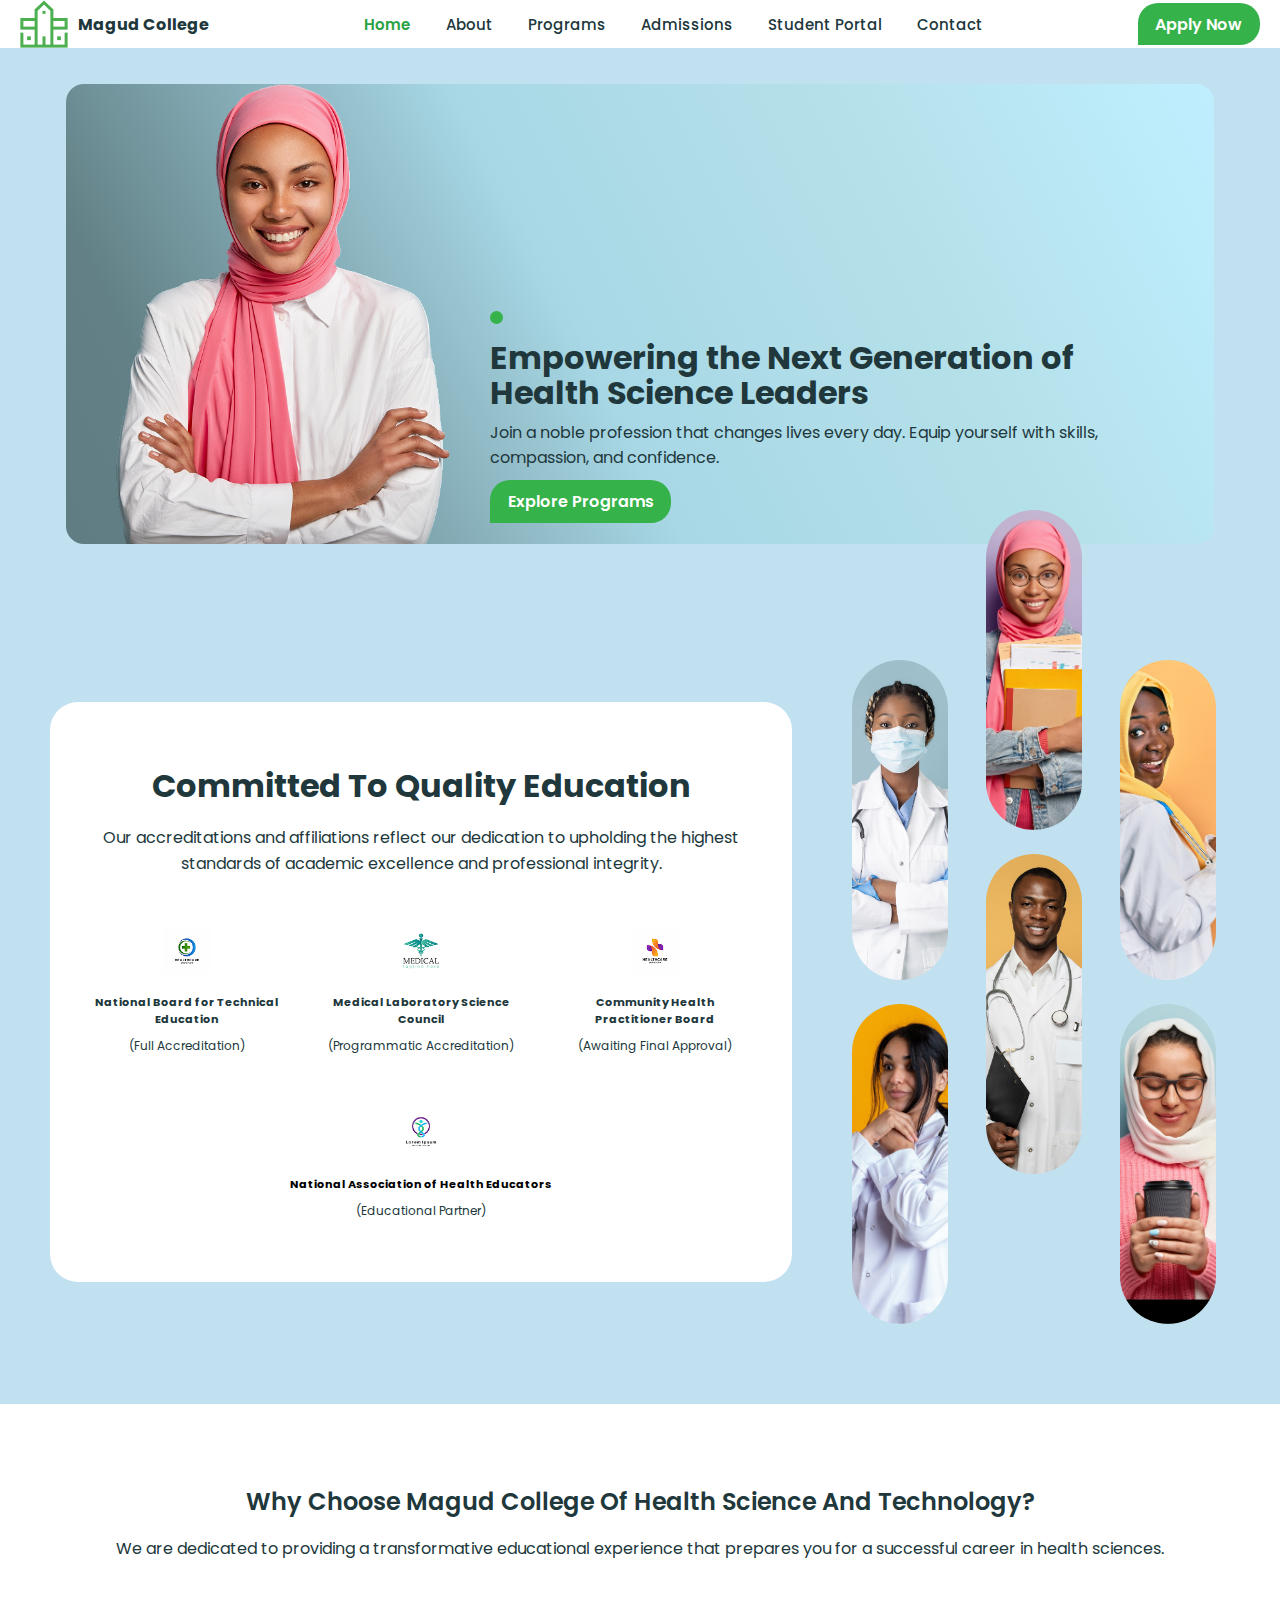
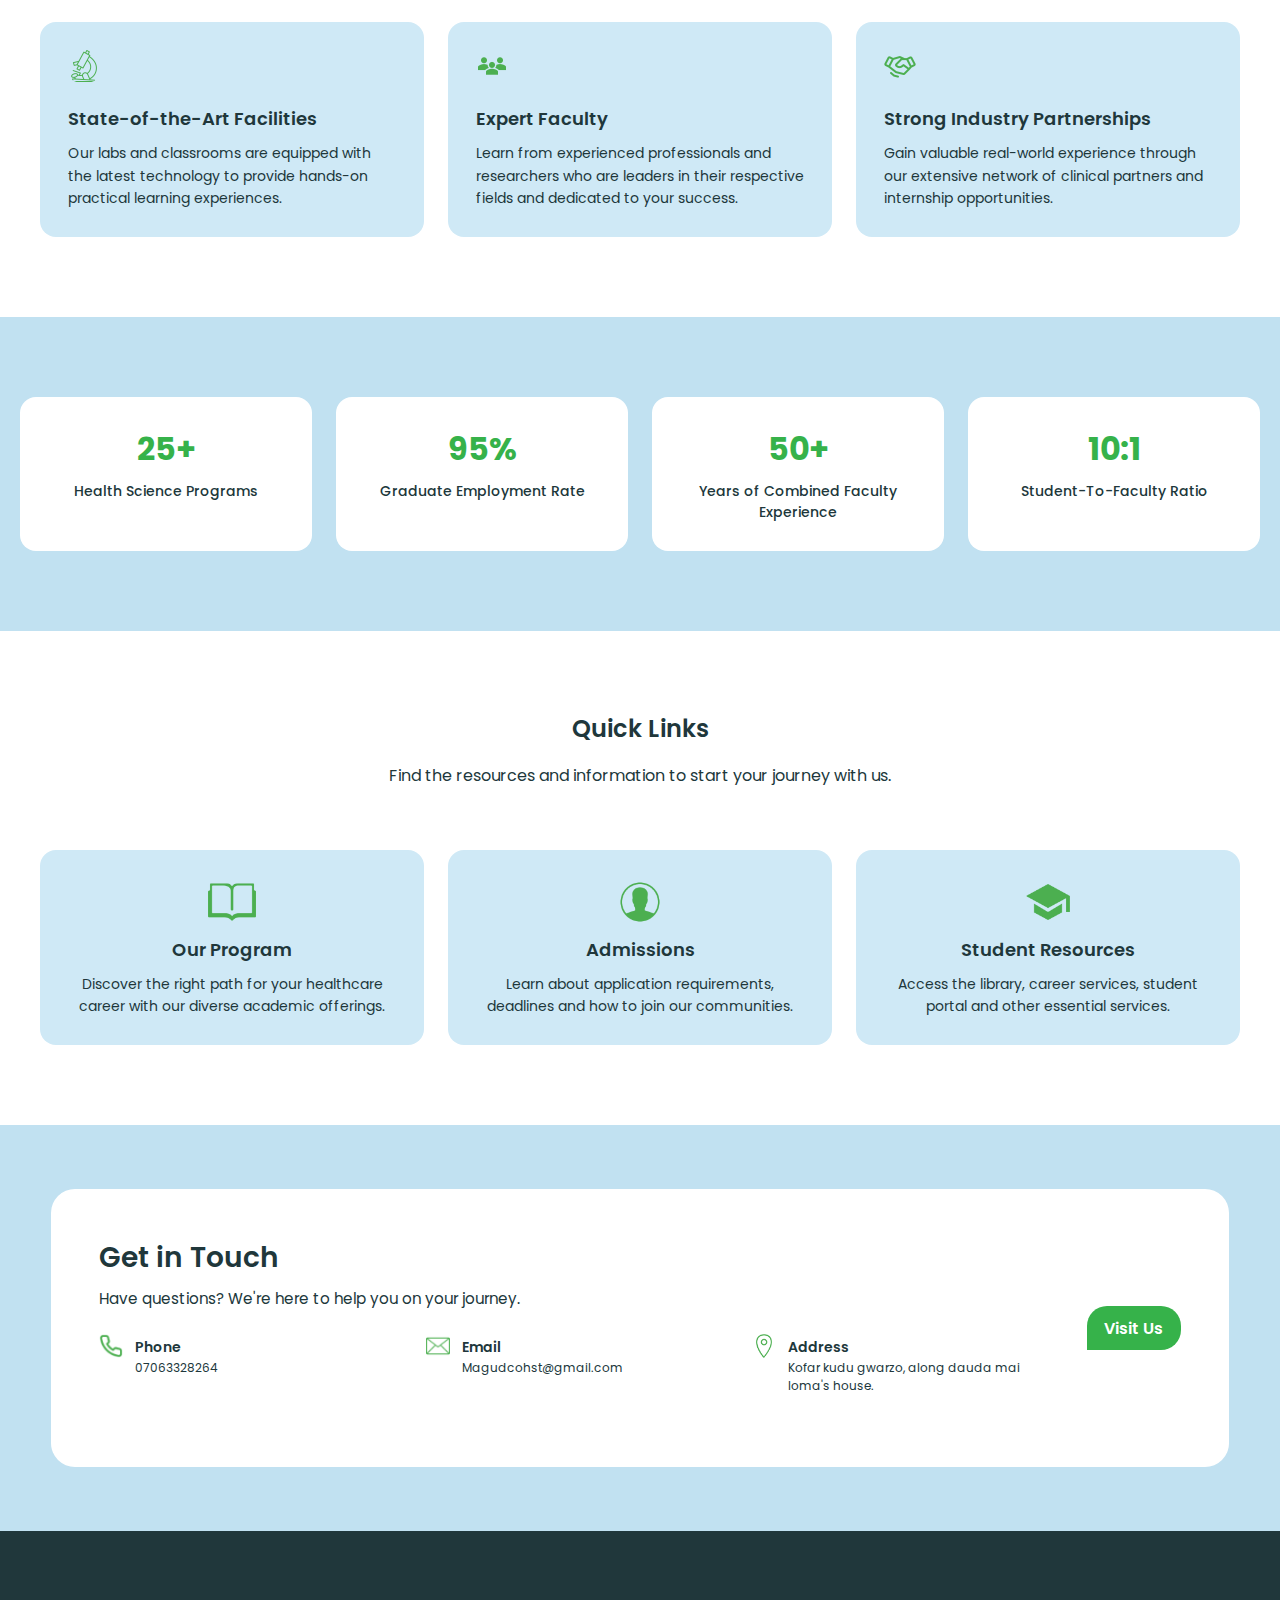
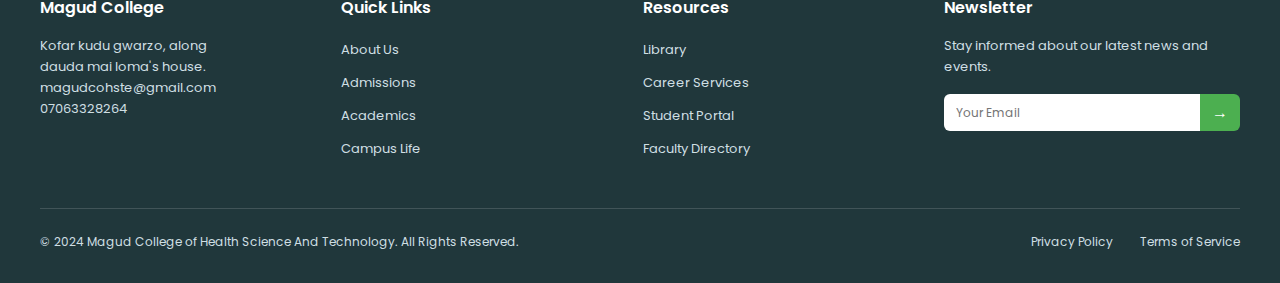
<file: index.html>
<!DOCTYPE html>
<html lang="en">
  <head>
    <meta charset="UTF-8" />
    <meta name="viewport" content="width=device-width, initial-scale=1.0" />

    <title>Magud College of Health</title>

    <link rel="stylesheet" href="/css/style.css" />

    <link rel="preconnect" href="https://fonts.googleapis.com" />
    <link rel="preconnect" href="https://fonts.gstatic.com" crossorigin />
    <link
      href="https://fonts.googleapis.com/css2?family=Poppins:wght@200;300;400;500;600;700;800&display=swap"
      rel="stylesheet"
    />
  </head>

  <body>
    <header class="site-header">
      <div class="layout-container">
        <div class="site-logo">
          <img
            src="images/Mask group.png"
            alt="Magud College Logo"
            class="site-logo__image"
          />
          <span>Magud College</span>
        </div>

        <nav>
          <ul class="nav-sidebar">
            <li onclick="hideSidebar()">
              <a href="#">
                <svg
                  xmlns="http://www.w3.org/2000/svg"
                  width="26"
                  height="26"
                  viewBox="0 -960 960 960"
                  fill="#1f1f1f"
                >
                  <path
                    d="m256-200-56-56 224-224-224-224 56-56 224 224 224-224 56 56-224 224 224 224-56 56-224-224-224 224Z"
                  />
                </svg>
              </a>
            </li>
            <li><a href="#" class="is-active">Home</a></li>
            <li><a href="about.html">About</a></li>
            <li><a href="program.html">Programs</a></li>
            <li><a href="admission.html">Admissions</a></li>
            <li><a href="#">Student Portal</a></li>
            <li><a href="contact.html">Contact</a></li>
            <li><a href="apply.html" class="btn btn--primary">Apply Now</a></li>
          </ul>

          <ul class="nav-links">
            <li class="hide-on-mobile">
              <a href="#" class="is-active">Home</a>
            </li>
            <li class="hide-on-mobile"><a href="about.html">About</a></li>
            <li class="hide-on-mobile"><a href="program.html">Programs</a></li>
            <li class="hide-on-mobile"><a href="admission.html">Admissions</a></li>
            <li class="hide-on-mobile">
              <a href="#">Student Portal</a>
            </li>
            <li class="hide-on-mobile"><a href="contact.html">Contact</a></li>

            <li class="menu-toggle" onclick="showSidebar()">
              <a href="#">
                <svg
                  xmlns="http://www.w3.org/2000/svg"
                  width="26"
                  height="26"
                  viewBox="0 -960 960 960"
                  fill="#1f1f1f"
                >
                  <path
                    d="M120-240v-80h720v80H120Zm0-200v-80h720v80H120Zm0-200v-80h720v80H120Z"
                  />
                </svg>
              </a>
            </li>
          </ul>
        </nav>

        <div class="hide-on-mobile">
          <a href="apply.html" class="btn btn--primary">Apply Now</a>
        </div>
      </div>
    </header>
    <main class="site-main">
      <div class="hero-container">
        <section class="hero">
          <div class="hero-background">
            <img
              src="images/image 9.png"
              alt="Smiling student"
              loading="lazy"
              class="hero-image"
            />

            <div class="hero-content">
              <div class="hero-decor-circle"></div>

              <h1 class="hero-title">
                Empowering the Next Generation of Health Science Leaders
              </h1>

              <p class="hero-subtitle">
                Join a noble profession that changes lives every day. Equip
                yourself with skills, compassion, and confidence.
              </p>

              <div class="hero-actions">
                <a href="program.html" class="btn btn--primary"> Explore Programs </a>
              </div>
            </div>
          </div>
        </section>
      </div>

      <section class="accreditation-section">
        <div class="accreditation-card">
          <header class="accreditation-header">
            <h2>Committed To Quality Education</h2>
            <p>
              Our accreditations and affiliations reflect our dedication to
              upholding the highest standards of academic excellence and
              professional integrity.
            </p>
          </header>

          <!-- TOP LOGOS -->
          <div class="accreditation-grid">
            <div class="accreditation-item">
              <img src="images/14 1.png" alt="NBTE" loading="lazy"/>
              <h4>National Board for Technical Education</h4>
              <span>(Full Accreditation)</span>
            </div>

            <div class="accreditation-item">
              <img src="images/O4WJ700 1.png" alt="MLSCN" loading="lazy"/>
              <h4>Medical Laboratory Science Council</h4>
              <span>(Programmatic Accreditation)</span>
            </div>

            <div class="accreditation-item">
              <img src="images/12 98748.png" alt="CHPB" loading="lazy"/>
              <h4>Community Health Practitioner Board</h4>
              <span>(Awaiting Final Approval)</span>
            </div>
          </div>

          <!-- BOTTOM LOGO -->
          <div class="accreditation-footer">
            <img src="images/26 74097.png" alt="NAHE" loading="lazy"/>
            <h4>National Association of Health Educators</h4>
            <span>(Educational Partner)</span>
          </div>
        </div>

        <!-- Right visual column -->
        <div class="hero-visual">
          <div class="visual-grid">
            <div class="visual-item tall">
              <img
                src="images/med.jpg"
                loading="lazy"
                alt="Student"
              />
            </div>

            <div class="visual-item is-middle">
              <img
                src="images/fff.jpg"
                loading="lazy"
                alt="Student"
              />
            </div>

            <div class="visual-item tall">
              <img
                src="images/bea.jpg"
                loading="lazy"
                alt="Student"
              />
            </div>

            <div class="visual-item">
              <img
                src="images/surp.jpg"
                loading="lazy"
                alt="Student"
              />
            </div>

            <div class="visual-item is-middle">
              <img
                src="images/front.jpg"
                loading="lazy"
                alt="Student"
              />
            </div>

            <div class="visual-item tall">
              <img
                src="images/muslim.jpg"
                loading="lazy"
                alt="Student"
              />
            </div>
          </div>
        </div>
      </section>

      <section class="academic-highlights">
        <div class="highlights-container">
          <header class="highlights-header">
            <h2>Why Choose Magud College Of Health Science And Technology?</h2>
            <p>
              We are dedicated to providing a transformative educational
              experience that prepares you for a successful career in health
              sciences.
            </p>
          </header>

          <!-- Features -->
          <div class="features-grid">
            <div class="feature-card">
              <img
                src="images/Mask group.svg"
                loading="lazy"
                alt="Facilities Icon"
                class="feature-icon"
              />
              <h3>State-of-the-Art Facilities</h3>
              <p>
                Our labs and classrooms are equipped with the latest technology
                to provide hands-on practical learning experiences.
              </p>
            </div>

            <div class="feature-card">
              <img
                src="images/Expert.svg"
                loading="lazy"
                alt="Faculty Icon"
                class="feature-icon"
              />
              <h3>Expert Faculty</h3>
              <p>
                Learn from experienced professionals and researchers who are
                leaders in their respective fields and dedicated to your
                success.
              </p>
            </div>

            <div class="feature-card">
              <img
                src="images/Strong.svg"
                loading="lazy"
                alt="Partnership Icon"
                class="feature-icon"
              />
              <h3>Strong Industry Partnerships</h3>
              <p>
                Gain valuable real-world experience through our extensive
                network of clinical partners and internship opportunities.
              </p>
            </div>
          </div>
        </div>
      </section>

      <!-- Stats -->
      <section class="academic-stats">
        <div class="stats-grid">
          <div class="stat-card">
            <h4>25+</h4>
            <p>Health Science Programs</p>
          </div>

          <div class="stat-card">
            <h4>95%</h4>
            <p>Graduate Employment Rate</p>
          </div>

          <div class="stat-card">
            <h4>50+</h4>
            <p>Years of Combined Faculty Experience</p>
          </div>

          <div class="stat-card">
            <h4>10:1</h4>
            <p>Student-To-Faculty Ratio</p>
          </div>
        </div>
      </section>

      <section class="Quick-link-highlights">
        <div class="Quick-link-container">
          <header class="Quick-link-header">
            <h2>Quick Links</h2>
            <p>
              Find the resources and information to start your journey with us.
            </p>
          </header>

          <!-- Features -->
          <div class="features-grid">
            <div class="features-card">
              <img
                src="images/program.png"
                loading="lazy"
                alt="Facilities Icon"
                class="features-icon"
              />
              <h3>Our Program</h3>
              <p>
                Discover the right path for your healthcare career with our
                diverse academic offerings.
              </p>
            </div>

            <div class="features-card">
              <img
                src="images/admission.png"
                loading="lazy"
                alt="Faculty Icon"
                class="features-icon"
              />
              <h3>Admissions</h3>
              <p>
                Learn about application requirements, deadlines and how to join
                our communities.
              </p>
            </div>

            <div class="features-card">
              <img
                src="images/student.png"
                loading="lazy"
                alt="Partnership Icon"
                class="features-icon"
              />
              <h3>Student Resources</h3>
              <p>
                Access the library, career services, student portal and other
                essential services.
              </p>
            </div>
          </div>
        </div>
      </section>

      <!-- Get in Touch Section -->
      <div class="getintouch-container">
        <section class="contact-container">
          <div class="contact-card">
            <div class="contact-text">
              <h2>Get in Touch</h2>
              <p>Have questions? We're here to help you on your journey.</p>

              <div class="contact-info">
                <div class="info-item">
                  <img src="images/phone.svg" alt="Phone" loading="lazy"/>
                  <div>
                    <span>Phone</span>
                    <p>07063328264</p>
                  </div>
                </div>

                <div class="info-item">
                  <img src="images/email.svg" alt="Email" loading="lazy"/>
                  <div>
                    <span>Email</span>
                    <p>Magudcohst@gmail.com</p>
                  </div>
                </div>

                <div class="info-item">
                  <img src="images/address.png" alt="Address" loading="lazy"/>
                  <div>
                    <span>Address</span>
                    <p>Kofar kudu gwarzo, along dauda mai loma's house.</p>
                  </div>
                </div>
              </div>
            </div>

            <a href="contact.html" class="btn btn--primary">Visit Us</a>
          </div>
        </section>

        <!-- Footer -->
        <footer class="site-footer">
          <div class="footer-container">
            <div class="footer-col footer-brand">
              <h4>Magud College</h4>
              <p class="footer-address">
                Kofar kudu gwarzo, along<br />
                dauda mai loma's house.
              </p>
              <p class="footer-email">magudcohste@gmail.com</p>
              <p class="footer-phone">07063328264</p>
            </div>

            <div class="footer-col collapsible">
              <h4>Quick Links</h4>
              <ul>
                <li><a href="#">About Us</a></li>
                <li><a href="#">Admissions</a></li>
                <li><a href="#">Academics</a></li>
                <li><a href="#">Campus Life</a></li>
              </ul>
            </div>

            <div class="footer-col collapsible">
              <h4>Resources</h4>
              <ul>
                <li><a href="#">Library</a></li>
                <li><a href="#">Career Services</a></li>
                <li><a href="#">Student Portal</a></li>
                <li><a href="#">Faculty Directory</a></li>
              </ul>
            </div>

            <div class="footer-col">
              <h4>Newsletter</h4>
              <p>Stay informed about our latest news and events.</p>

              <form class="newsletter-form">
                <input type="email" placeholder="Your Email" />
                <button type="submit">→</button>
              </form>
            </div>
          </div>

          <div class="footer-bottom">
            <p>
              © 2024 Magud College of Health Science And Technology. All Rights
              Reserved.
            </p>
            <div class="footer-links">
              <a href="#">Privacy Policy</a>
              <a href="#">Terms of Service</a>
            </div>
          </div>
        </footer>
      </div>
    </main>

    <script>
      function showSidebar() {
        const sidebar = document.querySelector(".nav-sidebar");
        sidebar.style.display = "flex";
      }

      function hideSidebar() {
        const sidebar = document.querySelector(".nav-sidebar");
        sidebar.style.display = "none";
      }

      document
        .querySelectorAll(".footer-col.collapsible h4")
        .forEach((header) => {
          header.addEventListener("click", () => {
            header.parentElement.classList.toggle("active");
          });
        });
    </script>
  </body>
</html>
</file>
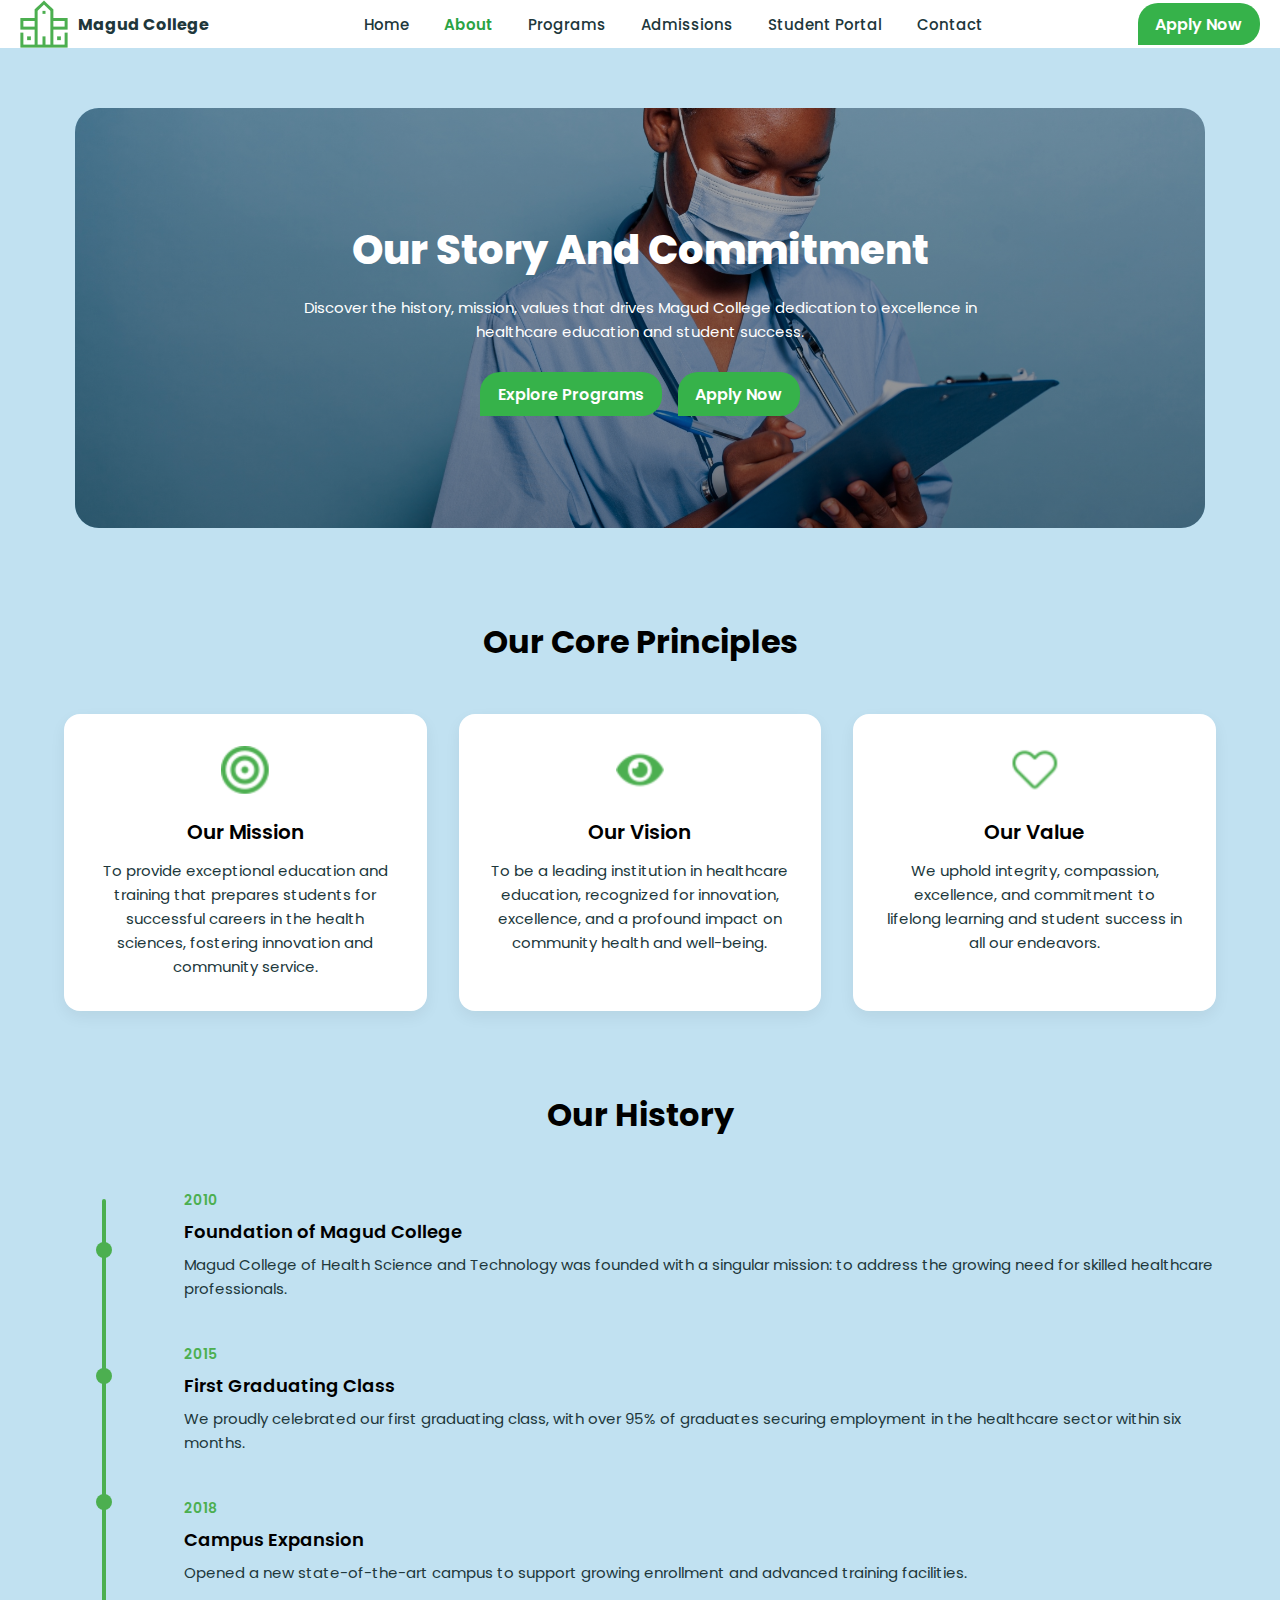
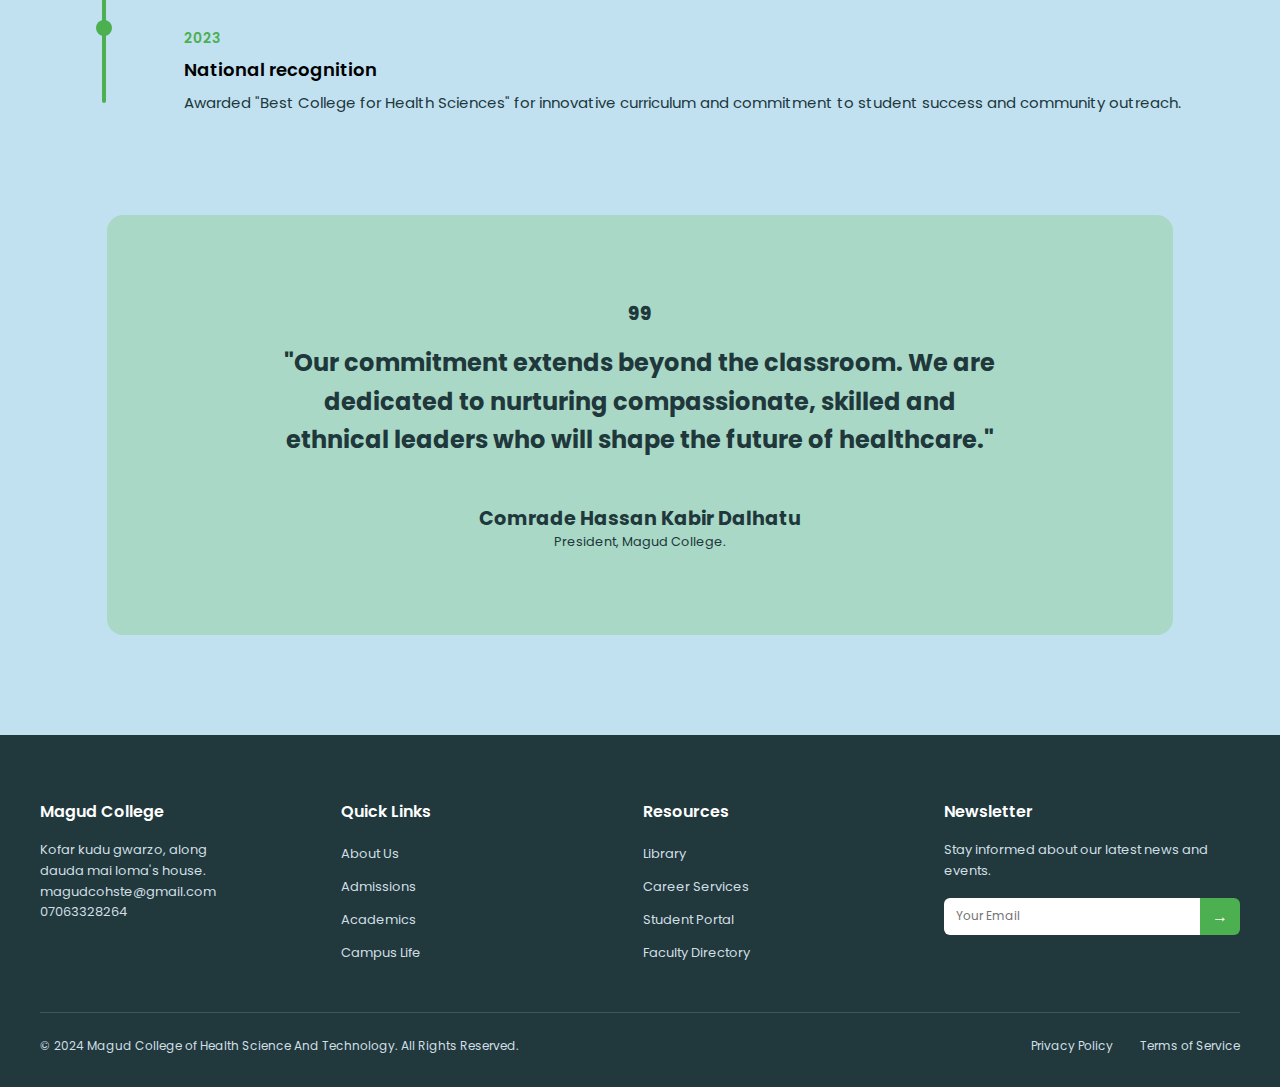
<file: about.html>
<!DOCTYPE html>
<html lang="en">
  <head>
    <meta charset="UTF-8" />
    <meta name="viewport" content="width=device-width, initial-scale=1.0" />

    <title>Magud College</title>

    <link rel="stylesheet" href="/css/about.css" />

    <link rel="preconnect" href="https://fonts.googleapis.com" />
    <link rel="preconnect" href="https://fonts.gstatic.com" crossorigin />
    <link
      href="https://fonts.googleapis.com/css2?family=Poppins:wght@200;300;400;500;600;700&display=swap"
      rel="stylesheet"
    />
  </head>

  <body>
    <header class="site-header">
      <div class="layout-container">
        <div class="site-logo">
          <img
            src="images/Mask group.png"
            loading="lazy"
            alt="Magud College Logo"
            class="site-logo__image"
          />
          <span>Magud College</span>
        </div>

        <nav>
          <ul class="nav-sidebar">
            <li onclick="hideSidebar()">
              <a href="#">
                <svg
                  xmlns="http://www.w3.org/2000/svg"
                  width="26"
                  height="26"
                  viewBox="0 -960 960 960"
                  fill="#1f1f1f"
                >
                  <path
                    d="m256-200-56-56 224-224-224-224 56-56 224 224 224-224 56 56-224 224 224 224-56 56-224-224-224 224Z"
                  />
                </svg>
              </a>
            </li>
            <li><a href="index.html">Home</a></li>
            <li><a href="about.html" class="is-active">About</a></li>
            <li><a href="program.html">Programs</a></li>
            <li><a href="admission.html">Admissions</a></li>
            <li><a href="#">Student Portal</a></li>
            <li><a href="contact.html">Contact</a></li>
            <li><a href="apply.html" class="btn btn--primary">Apply Now</a></li>
          </ul>

          <ul class="nav-links">
            <li class="hide-on-mobile">
              <a href="index.html">Home</a>
            </li>
            <li class="hide-on-mobile">
              <a href="about.html" class="is-active">About</a>
            </li>
            <li class="hide-on-mobile"><a href="program.html">Programs</a></li>
            <li class="hide-on-mobile"><a href="admission.html">Admissions</a></li>
            <li class="hide-on-mobile">
              <a href="#">Student Portal</a>
            </li>
            <li class="hide-on-mobile"><a href="contact.html">Contact</a></li>

            <li class="menu-toggle" onclick="showSidebar()">
              <a href="#">
                <svg
                  xmlns="http://www.w3.org/2000/svg"
                  width="26"
                  height="26"
                  viewBox="0 -960 960 960"
                  fill="#1f1f1f"
                >
                  <path
                    d="M120-240v-80h720v80H120Zm0-200v-80h720v80H120Zm0-200v-80h720v80H120Z"
                  />
                </svg>
              </a>
            </li>
          </ul>
        </nav>

        <div class="hide-on-mobile">
          <a href="apply.html" class="btn btn--primary">Apply Now</a>
        </div>
      </div>
    </header>

    <main class="site-main">
      <div class="about-container">
        <section class="hero">
          <div class="hero-grid-container">
            <div class="hero-card">
              <img
                src="images/african.jpg"
                loading="lazy"
                alt="Healthcare students"
              />

              <div class="hero-overlay">
                <h1>Our Story And Commitment</h1>
                <p>
                  Discover the history, mission, values that drives Magud
                  College dedication to excellence in healthcare education and
                  student success.
                </p>

                <div class="hero-actions">
                  <a href="program.html" class="btn btn--primary">Explore Programs</a>
                  <a href="apply.html" class="btn btn--primary">Apply Now</a>
                </div>
              </div>
            </div>
          </div>
        </section>
      </div>

      <!-- Core Principles -->
      <section class="about-section">
        <div class="container">
          <h2 class="section-title">Our Core Principles</h2>

          <div class="principles-grid">
            <div class="principle-card">
              <img
                src="images/mission.svg"
                loading="lazy"
                alt="Mission Icon"
                class="principle-icon"
              />
              <h3>Our Mission</h3>
              <p>
                To provide exceptional education and training that prepares
                students for successful careers in the health sciences,
                fostering innovation and community service.
              </p>
            </div>

            <div class="principle-card">
              <img
                src="images/vision.svg"
                loading="lazy"
                alt="Vision Icon"
                class="principle-icon"
              />
              <h3>Our Vision</h3>
              <p>
                To be a leading institution in healthcare education, recognized
                for innovation, excellence, and a profound impact on community
                health and well-being.
              </p>
            </div>

            <div class="principle-card">
              <img
                src="images/value.svg"
                loading="lazy"
                alt="Value Icon"
                class="principle-icon"
              />
              <h3>Our Value</h3>
              <p>
                We uphold integrity, compassion, excellence, and commitment to
                lifelong learning and student success in all our endeavors.
              </p>
            </div>
          </div>

          <!-- History -->
          <h2 class="section-title">Our History</h2>

          <div class="history-grid">
            <div class="timeline">
              <span class="dot"></span>
              <span class="dot"></span>
              <span class="dot"></span>
              <span class="dot"></span>
              <div class="line"></div>
            </div>

            <div class="history-content">
              <div class="history-item">
                <span class="year">2010</span>
                <h4>Foundation of Magud College</h4>
                <p>
                  Magud College of Health Science and Technology was founded
                  with a singular mission: to address the growing need for
                  skilled healthcare professionals.
                </p>
              </div>

              <div class="history-item">
                <span class="year">2015</span>
                <h4>First Graduating Class</h4>
                <p>
                  We proudly celebrated our first graduating class, with over
                  95% of graduates securing employment in the healthcare sector
                  within six months.
                </p>
              </div>

              <div class="history-item">
                <span class="year">2018</span>
                <h4>Campus Expansion</h4>
                <p>
                  Opened a new state-of-the-art campus to support growing
                  enrollment and advanced training facilities.
                </p>
              </div>

              <div class="history-item">
                <span class="year">2023</span>
                <h4>National recognition</h4>
                <p>
                  Awarded "Best College for Health Sciences" for innovative
                  curriculum and commitment to student success and community
                  outreach.
                </p>
              </div>
            </div>
          </div>
        </div>
      </section>

      <section class="about-bottom">
        <div class="about-grid-container">
          <div class="about-card">
            <div class="about-overlay">
              <h3>99</h3>
              <p>
                "Our commitment extends beyond the classroom. We are dedicated
                to nurturing compassionate, skilled and ethnical leaders who
                will shape the future of healthcare."
              </p>
              <span>Comrade Hassan Kabir Dalhatu</span>
              <p1>President, Magud College.</p1>
            </div>
          </div>
        </div>
      </section>

      <!-- Footer -->
      <footer class="site-footer">
        <div class="footer-container">
          <div class="footer-col footer-brand">
            <h4>Magud College</h4>
            <p class="footer-address">
              Kofar kudu gwarzo, along<br />
              dauda mai loma's house.
            </p>
            <p class="footer-email">magudcohste@gmail.com</p>
            <p class="footer-phone">07063328264</p>
          </div>

          <div class="footer-col collapsible">
            <h4>Quick Links</h4>
            <ul>
              <li><a href="#">About Us</a></li>
              <li><a href="#">Admissions</a></li>
              <li><a href="#">Academics</a></li>
              <li><a href="#">Campus Life</a></li>
            </ul>
          </div>

          <div class="footer-col collapsible">
            <h4>Resources</h4>
            <ul>
              <li><a href="#">Library</a></li>
              <li><a href="#">Career Services</a></li>
              <li><a href="#">Student Portal</a></li>
              <li><a href="#">Faculty Directory</a></li>
            </ul>
          </div>

          <div class="footer-col">
            <h4>Newsletter</h4>
            <p>Stay informed about our latest news and events.</p>

            <form class="newsletter-form">
              <input type="email" placeholder="Your Email" />
              <button type="submit">→</button>
            </form>
          </div>
        </div>

        <div class="footer-bottom">
          <p>
            © 2024 Magud College of Health Science And Technology. All Rights
            Reserved.
          </p>
          <div class="footer-links">
            <a href="#">Privacy Policy</a>
            <a href="#">Terms of Service</a>
          </div>
        </div>
      </footer>
    </div>
    </main>

    <script>
      function showSidebar() {
        const sidebar = document.querySelector(".nav-sidebar");
        sidebar.style.display = "flex";
      }

      function hideSidebar() {
        const sidebar = document.querySelector(".nav-sidebar");
        sidebar.style.display = "none";
      }

      document
        .querySelectorAll(".footer-col.collapsible h4")
        .forEach((header) => {
          header.addEventListener("click", () => {
            header.parentElement.classList.toggle("active");
          });
        });
    </script>
  </body>
</html>
</file>
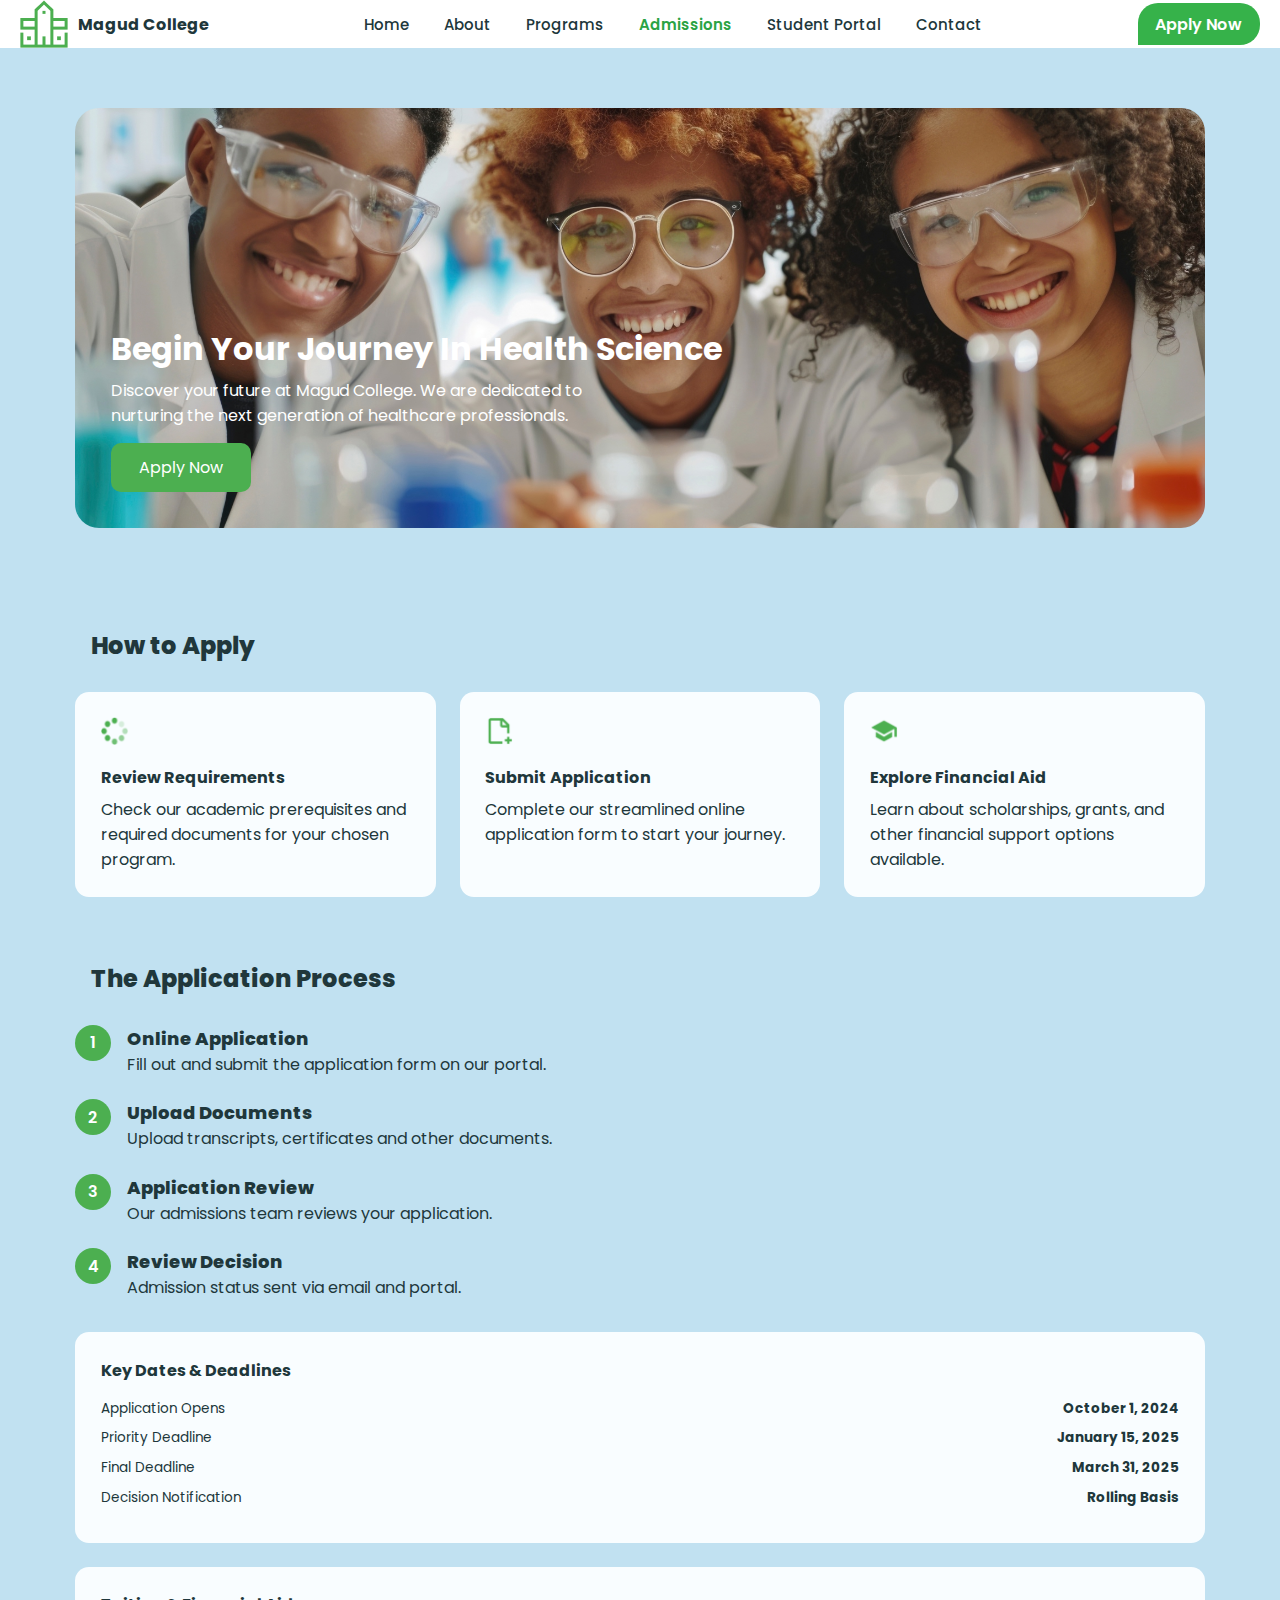
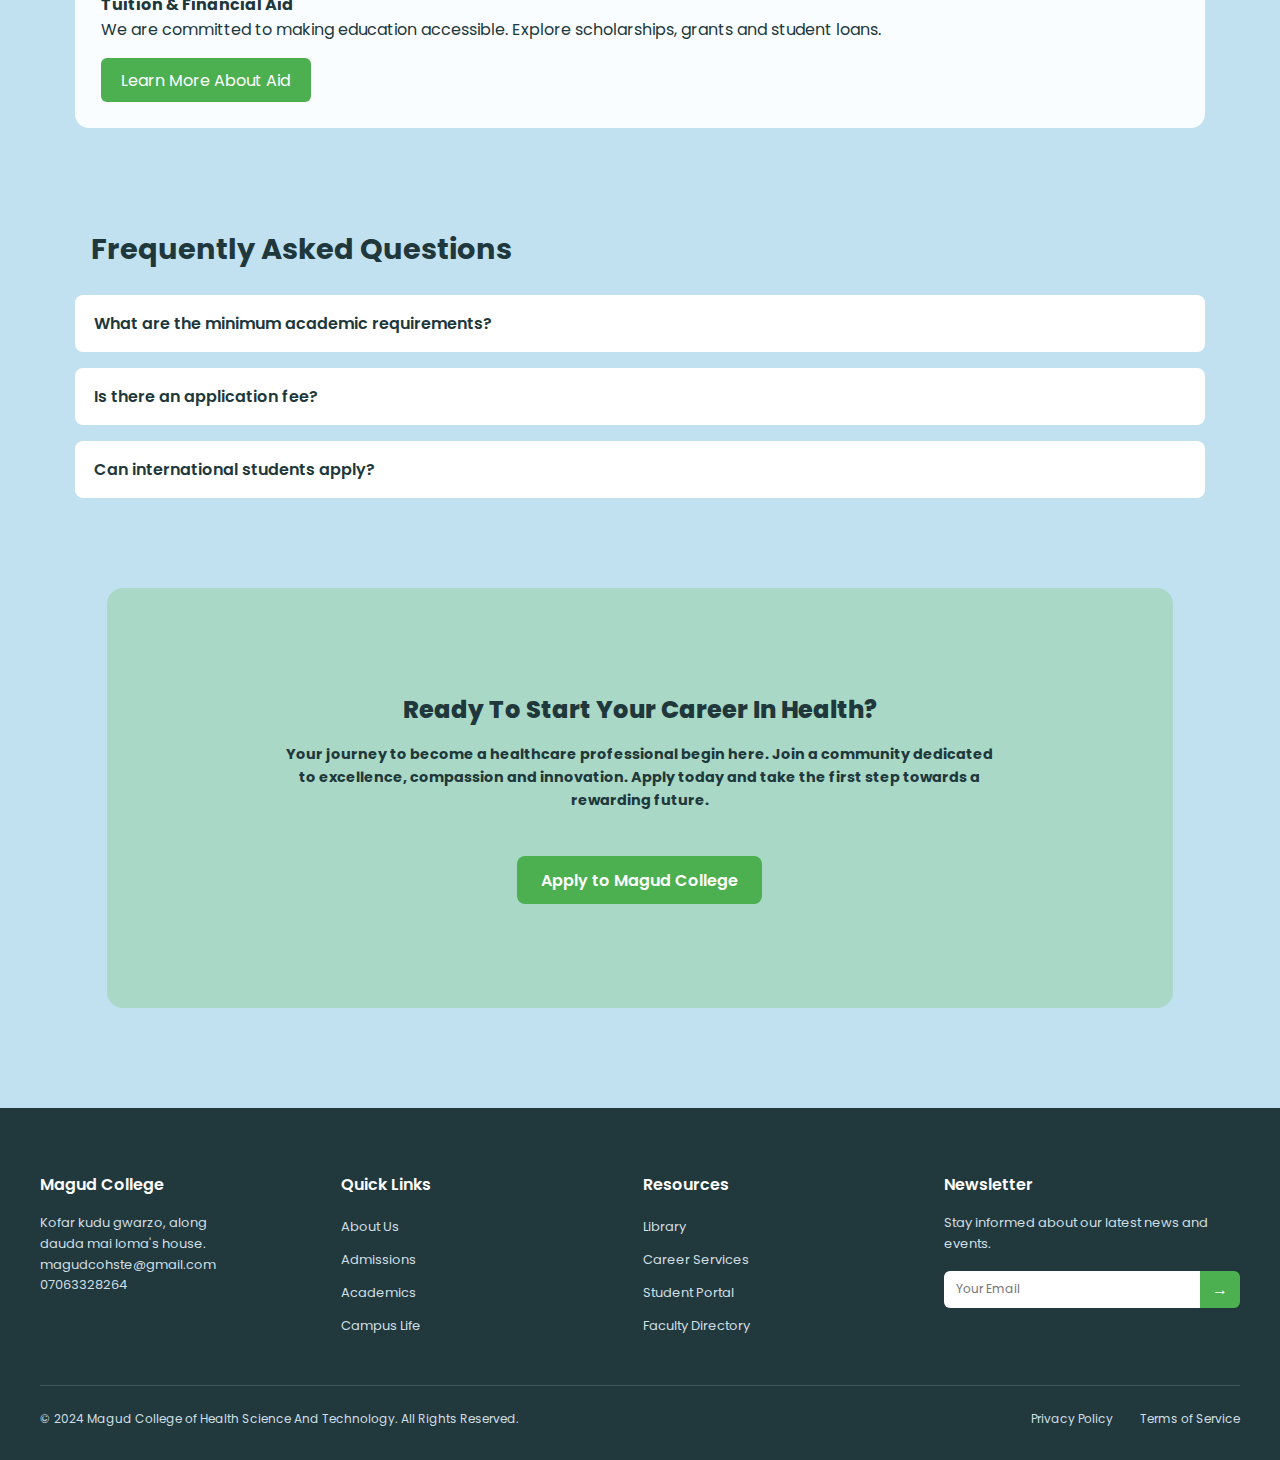
<file: admission.html>
<!DOCTYPE html>
<html lang="en">
  <head>
    <meta charset="UTF-8" />
    <meta name="viewport" content="width=device-width, initial-scale=1.0" />

    <title>Magud College</title>

    <link rel="stylesheet" href="/css/admission.css" />

    <link rel="preconnect" href="https://fonts.googleapis.com" />
    <link rel="preconnect" href="https://fonts.gstatic.com" crossorigin />
    <link
      href="https://fonts.googleapis.com/css2?family=Poppins:wght@200;300;400;500;600;700&display=swap"
      rel="stylesheet"
    />
  </head>

  <body>
    <header class="site-header">
      <div class="layout-container">
        <div class="site-logo">
          <img
            src="images/Mask group.png"
            alt="Magud College Logo"
            class="site-logo__image"
          />
          <span>Magud College</span>
        </div>

        <nav>
          <ul class="nav-sidebar">
            <li onclick="hideSidebar()">
              <a href="#">
                <svg
                  xmlns="http://www.w3.org/2000/svg"
                  width="26"
                  height="26"
                  viewBox="0 -960 960 960"
                  fill="#1f1f1f"
                >
                  <path
                    d="m256-200-56-56 224-224-224-224 56-56 224 224 224-224 56 56-224 224 224 224-56 56-224-224-224 224Z"
                  />
                </svg>
              </a>
            </li>
            <li><a href="index.html">Home</a></li>
            <li><a href="about.html">About</a></li>
            <li><a href="program.html">Programs</a></li>
            <li><a href="admission.html" class="is-active">Admissions</a></li>
            <li><a href="#">Student Portal</a></li>
            <li><a href="contact.html">Contact</a></li>
            <li><a href="apply.html" class="btn--primary">Apply Now</a></li>
          </ul>

          <ul class="nav-links">
            <li class="hide-on-mobile">
              <a href="index.html">Home</a>
            </li>
            <li class="hide-on-mobile">
              <a href="about.html">About</a>
            </li>
            <li class="hide-on-mobile">
              <a href="program.html">Programs</a>
            </li>
            <li class="hide-on-mobile"><a href="admission.html" class="is-active">Admissions</a></li>
            <li class="hide-on-mobile">
              <a href="#">Student Portal</a>
            </li>
            <li class="hide-on-mobile"><a href="contact.html">Contact</a></li>

            <li class="menu-toggle" onclick="showSidebar()">
              <a href="#">
                <svg
                  xmlns="http://www.w3.org/2000/svg"
                  width="26"
                  height="26"
                  viewBox="0 -960 960 960"
                  fill="#1f1f1f"
                >
                  <path
                    d="M120-240v-80h720v80H120Zm0-200v-80h720v80H120Zm0-200v-80h720v80H120Z"
                  />
                </svg>
              </a>
            </li>
          </ul>
        </nav>

        <div class="hide-on-mobile">
          <a href="apply.html" class="btn--primary">Apply Now</a>
        </div>
      </div>
    </header>
    <main class="page-grid">
    <section class="hero">
  <div class="hero-grid">
    <div class="hero-card">
    <img
      src="images/grouped.jpg"
      loading="lazy"
      alt="Health science students"
      class="hero-image"
    />

    <!-- HERO CONTENT -->
    <div class="hero-content">
      <h1>Begin Your Journey In Health Science</h1>
      <p>
        Discover your future at Magud College. We are dedicated to nurturing
        the next generation of healthcare professionals.
      </p>
      <a href="apply.html" class="btn-primary">Apply Now</a>
    </div>
    </div>
    </div>
     </section>

<section class="admission-section">

  <!-- HOW TO APPLY -->
  <div class="how-apply">
    <h2>How to Apply</h2>

    <div class="apply-grid">
      <div class="apply-card">
        <img src="images/review.svg" alt="" loading="lazy">
        <h4>Review Requirements</h4>
        <p>
          Check our academic prerequisites and required documents
          for your chosen program.
        </p>
      </div>

      <div class="apply-card">
        <img src="images/submit.svg" alt="" loading="lazy">
        <h4>Submit Application</h4>
        <p>
          Complete our streamlined online application form
          to start your journey.
        </p>
      </div>

      <div class="apply-card">
        <img src="images/explore.svg" alt="" loading="lazy">
        <h4>Explore Financial Aid</h4>
        <p>
          Learn about scholarships, grants, and other financial
          support options available.
        </p>
      </div>
    </div>
  </div>

  <!-- APPLICATION PROCESS -->
  <div class="process">
    <h2>The Application Process</h2>

    <div class="process-grid">

      <!-- TIMELINE -->
      <div class="timeline">
        <div class="step">
          <span>1</span>
          <div>
            <h5>Online Application</h5>
            <p>Fill out and submit the application form on our portal.</p>
          </div>
        </div>

        <div class="step">
          <span>2</span>
          <div>
            <h5>Upload Documents</h5>
            <p>Upload transcripts, certificates and other documents.</p>
          </div>
        </div>

        <div class="step">
          <span>3</span>
          <div>
            <h5>Application Review</h5>
            <p>Our admissions team reviews your application.</p>
          </div>
        </div>

        <div class="step">
          <span>4</span>
          <div>
            <h5>Review Decision</h5>
            <p>Admission status sent via email and portal.</p>
          </div>
        </div>
      </div>

      <!-- INFO CARDS -->
      <div class="info-grid">
        <div class="info-card">
          <h4>Key Dates & Deadlines</h4>
          <ul>
            <li><span>Application Opens</span><strong>October 1, 2024</strong></li>
            <li><span>Priority Deadline</span><strong>January 15, 2025</strong></li>
            <li><span>Final Deadline</span><strong>March 31, 2025</strong></li>
            <li><span>Decision Notification</span><strong>Rolling Basis</strong></li>
          </ul>
        </div>

        <div class="info-card">
          <h4>Tuition & Financial Aid</h4>
          <p>
            We are committed to making education accessible. Explore scholarships,
            grants and student loans.
          </p>
          <a href="#" class="btn">Learn More About Aid</a>
          </div>
      </div>
    </div>
  </div>
</section>

<section class="faq">
    <h2>Frequently Asked Questions</h2>

    <div class="faq-list">
      <details>
        <summary>What are the minimum academic requirements?</summary>
        <p>Applicants must meet the minimum academic qualifications specified for their chosen program.</p>
      </details>

      <details>
        <summary>Is there an application fee?</summary>
        <p>Yes, a non-refundable application fee may apply.</p>
      </details>

      <details>
        <summary>Can international students apply?</summary>
        <p>Yes, international students are welcome to apply.</p>
      </details>
    </div>
  </section>

  <!-- CTA SECTION -->
  <section class="cta">
    <div class="cta-grid-container">
    <div class="cta-card">
    <div class="cta-overlay">
    <h3>Ready To Start Your Career In Health?</h3>
    <p>
      Your journey to become a healthcare professional begin here.
      Join a community dedicated to excellence, compassion and innovation.
      Apply today and take the first step towards a rewarding future.
    </p>

    <a href="apply.html" class="cta-btn">Apply to Magud College</a>
    </div>
    </div>
    </div>
  </section>

   <!-- Footer -->
      <footer class="site-footer">
        <div class="footer-container">
          <div class="footer-col footer-brand">
            <h4>Magud College</h4>
            <p class="footer-address">
              Kofar kudu gwarzo, along<br />
              dauda mai loma's house.
            </p>
            <p class="footer-email">magudcohste@gmail.com</p>
            <p class="footer-phone">07063328264</p>
          </div>

          <div class="footer-col collapsible">
            <h4>Quick Links</h4>
            <ul>
              <li><a href="#">About Us</a></li>
              <li><a href="#">Admissions</a></li>
              <li><a href="#">Academics</a></li>
              <li><a href="#">Campus Life</a></li>
            </ul>
          </div>

          <div class="footer-col collapsible">
            <h4>Resources</h4>
            <ul>
              <li><a href="#">Library</a></li>
              <li><a href="#">Career Services</a></li>
              <li><a href="#">Student Portal</a></li>
              <li><a href="#">Faculty Directory</a></li>
            </ul>
          </div>

          <div class="footer-col">
            <h4>Newsletter</h4>
            <p>Stay informed about our latest news and events.</p>

            <form class="newsletter-form">
              <input type="email" placeholder="Your Email" />
              <button type="submit">→</button>
            </form>
          </div>
        </div>

        <div class="footer-bottom">
          <p>
            © 2024 Magud College of Health Science And Technology. All Rights
            Reserved.
          </p>
          <div class="footer-links">
            <a href="#">Privacy Policy</a>
            <a href="#">Terms of Service</a>
          </div>
        </div>
      </footer>
    </main>

    <script>
      function showSidebar() {
        const sidebar = document.querySelector(".nav-sidebar");
        sidebar.style.display = "flex";
      }

      function hideSidebar() {
        const sidebar = document.querySelector(".nav-sidebar");
        sidebar.style.display = "none";
      }

      document
        .querySelectorAll(".footer-col.collapsible h4")
        .forEach((header) => {
          header.addEventListener("click", () => {
            header.parentElement.classList.toggle("active");
          });
        });
    </script>
  </body>
</html>
</file>
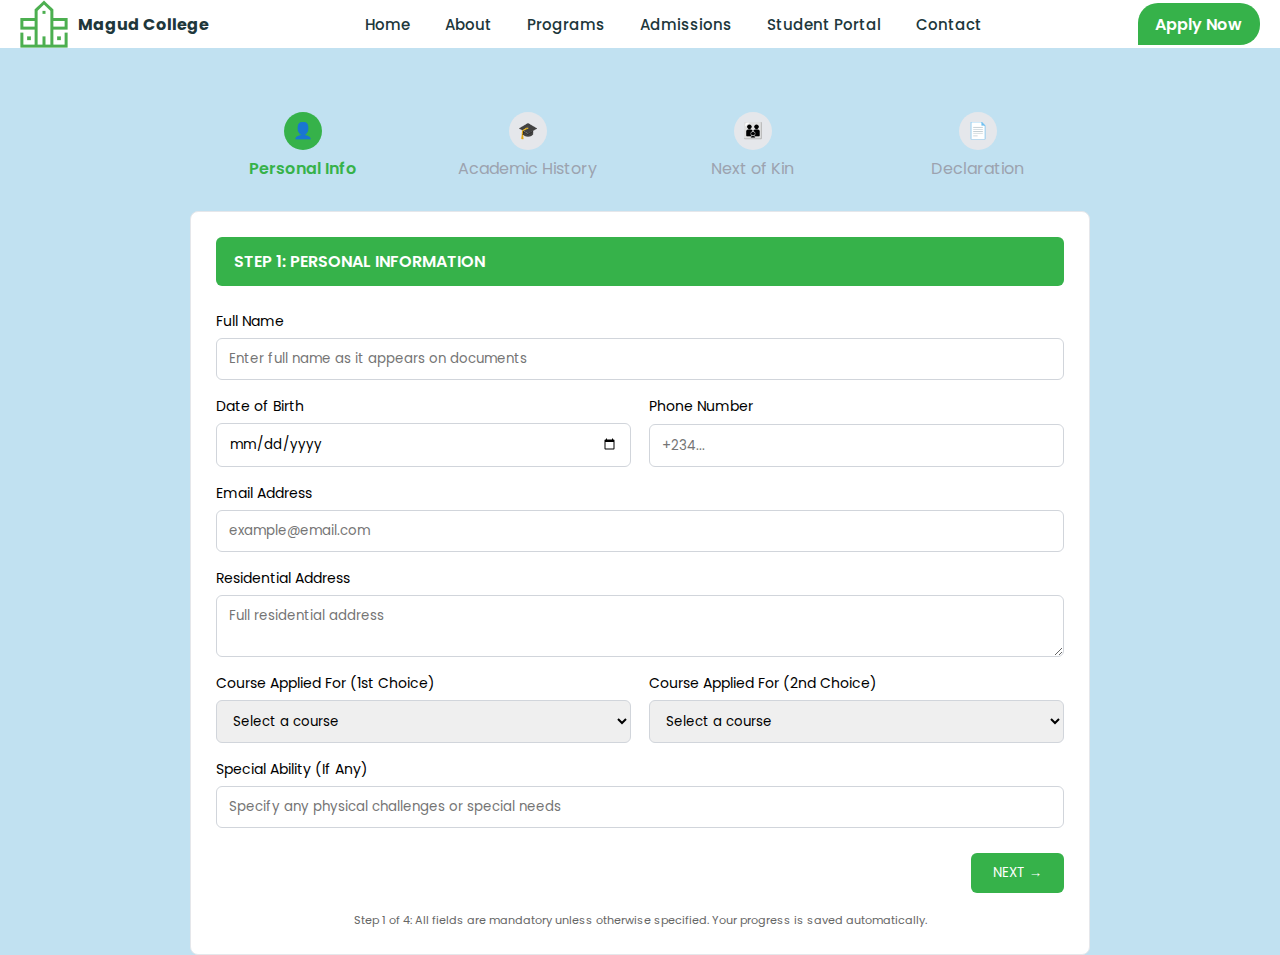
<file: apply-health.html>
<!DOCTYPE html>
<html lang="en">
  <head>
    <meta charset="UTF-8" />
    <meta name="viewport" content="width=device-width, initial-scale=1.0" />

    <title>Magud College</title>

    <link rel="stylesheet" href="/css/apply-health.css" />

    <link rel="preconnect" href="https://fonts.googleapis.com" />
    <link rel="preconnect" href="https://fonts.gstatic.com" crossorigin />
    <link
      href="https://fonts.googleapis.com/css2?family=Poppins:wght@200;300;400;500;600;700&display=swap"
      rel="stylesheet"
    />
  </head>

  <body>
    <header class="site-header">
      <div class="layout-container">
        <div class="site-logo">
          <img
            src="images/Mask group.png"
            alt="Magud College Logo"
            class="site-logo__image"
          />
          <span>Magud College</span>
        </div>

        <nav>
          <ul class="nav-sidebar">
            <li onclick="hideSidebar()">
              <a href="#">
                <svg
                  xmlns="http://www.w3.org/2000/svg"
                  width="26"
                  height="26"
                  viewBox="0 -960 960 960"
                  fill="#1f1f1f"
                >
                  <path
                    d="m256-200-56-56 224-224-224-224 56-56 224 224 224-224 56 56-224 224 224 224-56 56-224-224-224 224Z"
                  />
                </svg>
              </a>
            </li>
            <li><a href="index.html">Home</a></li>
            <li><a href="about.html">About</a></li>
            <li><a href="program.html">Programs</a></li>
            <li><a href="admission.html">Admissions</a></li>
            <li><a href="#">Student Portal</a></li>
            <li><a href="contact.html">Contact</a></li>
            <li><a href="apply.html" class="btn--primary">Apply Now</a></li>
          </ul>

          <ul class="nav-links">
            <li class="hide-on-mobile">
              <a href="index.html">Home</a>
            </li>
            <li class="hide-on-mobile">
              <a href="about.html">About</a>
            </li>
            <li class="hide-on-mobile">
              <a href="program.html">Programs</a>
            </li>
            <li class="hide-on-mobile">
              <a href="admission.html">Admissions</a>
            </li>
            <li class="hide-on-mobile">
              <a href="#">Student Portal</a>
            </li>
            <li class="hide-on-mobile"><a href="contact.html">Contact</a></li>

            <li class="menu-toggle" onclick="showSidebar()">
              <a href="#">
                <svg
                  xmlns="http://www.w3.org/2000/svg"
                  width="26"
                  height="26"
                  viewBox="0 -960 960 960"
                  fill="#1f1f1f"
                >
                  <path
                    d="M120-240v-80h720v80H120Zm0-200v-80h720v80H120Zm0-200v-80h720v80H120Z"
                  />
                </svg>
              </a>
            </li>
          </ul>
        </nav>

        <div class="hide-on-mobile">
          <a href="apply.html" class="btn--primary">Apply Now</a>
        </div>
      </div>
    </header>
    <main>
      <div class="form-wrapper">
        <!-- PROGRESS BAR -->
        <div class="progress-bar">
          <div class="progress-step active">
            <span class="icon">👤</span>
            <p>Personal Info</p>
          </div>
          <div class="progress-step">
            <span class="icon">🎓</span>
            <p>Academic History</p>
          </div>
          <div class="progress-step">
            <span class="icon">👪</span>
            <p>Next of Kin</p>
          </div>
          <div class="progress-step">
            <span class="icon">📄</span>
            <p>Declaration</p>
          </div>
        </div>

        <!-- ================= STEP 1 ================= -->
        <form class="form-card step-form active" id="step1" novalidate>
          <div class="form-header">STEP 1: PERSONAL INFORMATION</div>

          <div class="form-grid">
            <div class="form-group full">
              <label>Full Name</label>
              <input
                type="text"
                required
                placeholder="Enter full name as it appears on documents"
              />
            </div>

            <div class="form-group">
              <label>Date of Birth</label>
              <input type="date" required />
            </div>

            <div class="form-group">
              <label>Phone Number</label>
              <input type="tel" required placeholder="+234..." />
            </div>

            <div class="form-group full">
              <label>Email Address</label>
              <input type="email" required placeholder="example@email.com" />
            </div>

            <div class="form-group full">
              <label>Residential Address</label>
              <textarea
                required
                placeholder="Full residential address"
              ></textarea>
            </div>

            <div class="form-group">
              <label>Course Applied For (1st Choice)</label>
              <select required>
                <option value="">Select a course</option>
                <option>Nursing</option>
                <option>Medical Laboratory</option>
                <option>Public Health</option>
              </select>
            </div>

            <div class="form-group">
              <label>Course Applied For (2nd Choice)</label>
              <select required>
                <option value="">Select a course</option>
                <option>Nursing</option>
                <option>Medical Laboratory</option>
                <option>Public Health</option>
              </select>
            </div>

            <div class="form-group full">
              <label>Special Ability (If Any)</label>
              <input
                type="text"
                placeholder="Specify any physical challenges or special needs"
              />
            </div>
          </div>

          <div class="form-footer">
            <button type="submit" class="next-btn">NEXT →</button>
          </div>

          <p class="note">
            Step 1 of 4: All fields are mandatory unless otherwise specified.
            Your progress is saved automatically.
          </p>
        </form>

        <!-- ================= STEP 2 ================= -->
        <form class="form-card step-form" id="step2" novalidate>
          <div class="form-header">STEP 2: ACADEMIC RECORD</div>

          <!-- TOP ROW -->
          <div class="form-grid academic-top">
            <div class="form-group">
              <label>Exam Type</label>
              <select required>
                <option value="">Select Exam</option>
                <option>WAEC</option>
                <option>NECO</option>
                <option>NABTEB</option>
              </select>
            </div>

            <div class="form-group">
              <label>Reg Number</label>
              <input type="text" required placeholder="E.g. 52410291AB" />
            </div>

            <div class="form-group">
              <label>Center Number</label>
              <input type="text" required placeholder="E.g. 0524101" />
            </div>

            <div class="form-group">
              <label>Exam Year</label>
              <input type="number" required placeholder="YYYY" />
            </div>
          </div>

          <!-- SCHOOLS -->
          <div class="school-list">
            <div class="school-row">
              <span class="num">01</span>
              <input
                type="text"
                required
                placeholder="Name of secondary school attended and period (e.g. Hope Academy, 2016 - 2022)"
              />
            </div>

            <div class="school-row">
              <span class="num">02</span>
              <input
                type="text"
                placeholder="Additional school or training (Optional)"
              />
            </div>
          </div>

          <!-- ================= FIRST SITTING ================= -->
          <div class="grade-section">
            <div class="grade-header">
              <h4>SSCE GRADE RECORD (FIRST SITTING)</h4>
              <span>English and Mathematics are compulsory</span>
            </div>

            <table>
              <thead>
                <tr>
                  <th>S/N</th>
                  <th>Subject</th>
                  <th>Grade</th>
                  <th></th>
                </tr>
              </thead>

              <tbody id="grade-body">
                <tr>
                  <td>1</td>
                  <td>
                    <input type="text" value="English Language" readonly />
                  </td>
                  <td>
                    <select required>
                      <option value="">Select</option>
                      <option>A1</option>
                      <option>B2</option>
                      <option>B3</option>
                      <option>C4</option>
                      <option>C5</option>
                      <option>C6</option>
                      <option>D7</option>
                      <option>E8</option>
                      <option>F9</option>
                    </select>
                  </td>
                  <td></td>
                </tr>

                <tr>
                  <td>2</td>
                  <td><input type="text" value="Mathematics" readonly /></td>
                  <td>
                    <select required>
                      <option value="">Select</option>
                      <option>A1</option>
                      <option>B2</option>
                      <option>B3</option>
                      <option>C4</option>
                      <option>C5</option>
                      <option>C6</option>
                      <option>D7</option>
                      <option>E8</option>
                      <option>F9</option>
                    </select>
                  </td>
                  <td></td>
                </tr>
              </tbody>
            </table>

            <div class="add-row">
              <button type="button" id="add-row">+ Add Subject</button>
            </div>
          </div>

          <!-- ================= SECOND SITTING ================= -->
          <div class="grade-section">
            <div class="grade-header">
              <h4>SSCE GRADE RECORD (SECOND SITTING – OPTIONAL)</h4>
            </div>

            <table>
              <thead>
                <tr>
                  <th>S/N</th>
                  <th>Subject</th>
                  <th>Grade</th>
                  <th></th>
                </tr>
              </thead>

              <tbody id="grade-body-2"></tbody>
            </table>

            <div class="add-row">
              <button type="button" id="add-row-2">+ Add Subject</button>
            </div>
          </div>

          <div class="form-footer dual">
            <button type="button" class="back-btn" onclick="showStep(1)">
              ← BACK
            </button>
            <button type="submit" class="next-btn">SAVE & CONTINUE →</button>

            <p class="note">Page 2 of 4</p>
          </div>
        </form>

        <!-- ================= STEP 3 ================= -->
        <form class="form-card step-form" id="step3" novalidate>
          <div class="form-header">STEP 3: NEXT OF KIN & SPONSORSHIP</div>

          <div class="form-grid">
            <div class="form-group full">
              <label>Next of Kin Full Name</label>
              <input
                type="text"
                required
                placeholder="Enter first and last name"
              />
            </div>

            <div class="form-group">
              <label>Phone Number</label>
              <input type="tel" required placeholder="+234..." />
            </div>

            <div class="form-group">
              <label>Relationship</label>
              <select required>
                <option value="">Select Relationship</option>
                <option>Parent</option>
                <option>Sibling</option>
                <option>Guardian</option>
                <option>Spouse</option>
                <option>Other</option>
              </select>
            </div>

            <div class="form-group full">
              <label>Sponsorship Details</label>
              <textarea
                required
                placeholder="Specify who will be responsible for your fees (e.g. Self, Parent, Organization, Government Scholarship)"
              >
              </textarea>
            </div>

            <div class="form-group full">
              <label>Next of Kin Home Address</label>
              <textarea
                required
                placeholder="Full residential address of next of kin"
              ></textarea>
            </div>
          </div>

          <div class="form-footer dual">
            <button type="button" class="back-btn" onclick="showStep(2)">
              ← BACK
            </button>
            <button type="submit" class="next-btn">SAVE & CONTINUE →</button>
          </div>

          <p class="note">Step 3 of 4</p>
        </form>

        <!-- ================= STEP 4 ================= -->
        <form class="form-card step-form" id="step4" novalidate>
          <div class="form-header">APPLICATION STEP 4: FINAL DECLARATION</div>

          <!-- DECLARATION BOX -->
          <div class="declaration-box">
            <label class="declaration-check">
              <input type="checkbox" id="declarationCheck" required />
              <span>
                I hereby declare that all the information provided in this
                application form is true, complete, and accurate to the best of
                my knowledge. I understand that any false statement or omission
                of information may result in the rejection of my application or
                immediate dismissal if discovered after admission. I agree to
                abide by the rules and regulations of Magud College of Health
                Science & Technology.
              </span>
            </label>
          </div>

          <!-- SIGNATURE GRID -->
          <div class="form-grid">
            <div class="form-group">
              <label>DIGITAL SIGNATURE (TYPE FULL NAME)</label>
              <input
                type="text"
                id="digitalSignature"
                required
                placeholder="Your Full Legal Name"
              />
              <small
                >By typing your name, you are legally signing this
                application.</small
              >
            </div>

            <div class="form-group">
              <label>SUBMISSION DATE</label>
              <input type="text" id="submissionDate" readonly />
            </div>
          </div>

          <!-- WARNING BOX -->
          <div class="warning-box">
            ⚠️ Please review all sections (Personal Info, Academic History, and
            Next of Kin) carefully. Once submitted, your application cannot be
            modified.
          </div>

          <!-- FOOTER -->
          <div class="form-footer dual">
            <button type="button" class="back-btn" onclick="showStep(3)">
              ← BACK
            </button>

            <button type="submit" class="next-btn">SUBMIT APPLICATION →</button>
          </div>
        </form>
      </div>
    </main>
    <script>
      function showSidebar() {
        document.querySelector(".nav-sidebar").style.display = "flex";
      }

      function hideSidebar() {
        document.querySelector(".nav-sidebar").style.display = "none";
      }

      /* ================= STEP SWITCH ================= */
      let currentStep = 1;

      function showStep(step) {
        const forms = document.querySelectorAll(".step-form");

        forms.forEach((form) => {
          form.classList.remove("active", "slide-in-right", "slide-in-left");
        });

        const nextForm = document.getElementById("step" + step);

        if (step > currentStep) {
          nextForm.classList.add("slide-in-right");
        } else {
          nextForm.classList.add("slide-in-left");
        }

        nextForm.classList.add("active");

        document.querySelectorAll(".progress-step").forEach((el, index) => {
          el.classList.toggle("active", index <= step - 1);
        });

        currentStep = step;
      }

      /* ================= STEP 1 ================= */
      document.getElementById("step1").addEventListener("submit", function (e) {
        e.preventDefault();

        if (!this.checkValidity()) {
          this.reportValidity();
          return;
        }

        showStep(2);
      });

      /* ================= SSCE TABLE LOGIC ================= */
      const gradeBody1 = document.getElementById("grade-body");
      const gradeBody2 = document.getElementById("grade-body-2");

      const addBtn1 = document.getElementById("add-row");
      const addBtn2 = document.getElementById("add-row-2");

      const MAX_SUBJECTS = 9;

      function updateSN(tbody) {
        [...tbody.children].forEach((row, i) => {
          row.children[0].textContent = i + 1;
        });
      }

      function getSubjects(tbody) {
        return [...tbody.querySelectorAll("input")].map((i) =>
          i.value.trim().toLowerCase()
        );
      }

      function toggleAddButton(tbody, button) {
        button.disabled = tbody.children.length >= MAX_SUBJECTS;
        button.style.opacity = button.disabled ? "0.5" : "1";
        button.style.cursor = button.disabled ? "not-allowed" : "pointer";
      }

      function createRow(tbody, button) {
        if (tbody.children.length >= MAX_SUBJECTS) {
          alert("You can only add a maximum of 9 subjects.");
          return;
        }

        const row = document.createElement("tr");

        row.innerHTML = `
      <td></td>
      <td><input type="text" required placeholder="Subject name"></td>
      <td>
        <select required>
          <option value="">Select</option>
          <option>A1</option><option>B2</option><option>B3</option>
          <option>C4</option><option>C5</option><option>C6</option>
          <option>D7</option><option>E8</option><option>F9</option>
        </select>
      </td>
      <td><button type="button" class="remove-btn">✕</button></td>
    `;

        const subjectInput = row.querySelector("input");

        subjectInput.addEventListener("blur", () => {
          const subjects = getSubjects(tbody);
          const duplicates = subjects.filter(
            (s) => s === subjectInput.value.trim().toLowerCase()
          );

          if (duplicates.length > 1) {
            alert("This subject has already been added.");
            row.remove();
            updateSN(tbody);
            toggleAddButton(tbody, button);
          }
        });

        row.querySelector(".remove-btn").addEventListener("click", () => {
          row.remove();
          updateSN(tbody);
          toggleAddButton(tbody, button);
        });

        tbody.appendChild(row);
        updateSN(tbody);
        toggleAddButton(tbody, button);
      }

      /* FIRST SITTING */
      addBtn1.addEventListener("click", () => {
        createRow(gradeBody1, addBtn1);
      });

      /* SECOND SITTING */
      addBtn2.addEventListener("click", () => {
        createRow(gradeBody2, addBtn2);
      });

      /* ================= STEP 2 ================= */
      document.getElementById("step2").addEventListener("submit", function (e) {
        e.preventDefault();

        if (!this.checkValidity()) {
          this.reportValidity();
          return;
        }

        for (let row of gradeBody1.children) {
          const subject = row.querySelector("input");
          const grade = row.querySelector("select");

          if (!subject.value.trim() || !grade.value) {
            alert("Please complete all First Sitting subjects and grades.");
            return;
          }
        }

        if (gradeBody2.children.length > 0) {
          for (let row of gradeBody2.children) {
            const subject = row.querySelector("input");
            const grade = row.querySelector("select");

            if (!subject.value.trim() || !grade.value) {
              alert("Please complete all Second Sitting subjects and grades.");
              return;
            }
          }
        }

        showStep(3);
      });

      /* ================= STEP 3 ================= */
      document.getElementById("step3").addEventListener("submit", function (e) {
        e.preventDefault();

        if (!this.checkValidity()) {
          this.reportValidity();
          return;
        }

        showStep(4);
      });

      /* ================= STEP 4 ================= */
      document.addEventListener("DOMContentLoaded", () => {
        const dateField = document.getElementById("submissionDate");
        const today = new Date();
        dateField.value = today.toLocaleDateString("en-GB", {
          day: "numeric",
          month: "long",
          year: "numeric",
        });
      });

      document.getElementById("step4").addEventListener("submit", function (e) {
        e.preventDefault();

        const checkbox = document.getElementById("declarationCheck");
        const signature = document.getElementById("digitalSignature");

        if (!checkbox.checked) {
          alert("You must agree to the declaration before submitting.");
          return;
        }

        if (signature.value.trim().length < 3) {
          alert("Please enter your full legal name as digital signature.");
          signature.style.borderColor = "red";
          return;
        }

        signature.style.borderColor = "#d1d5db";
        alert("Application submitted successfully!");
      });
    </script>
  </body>
</html>
</file>
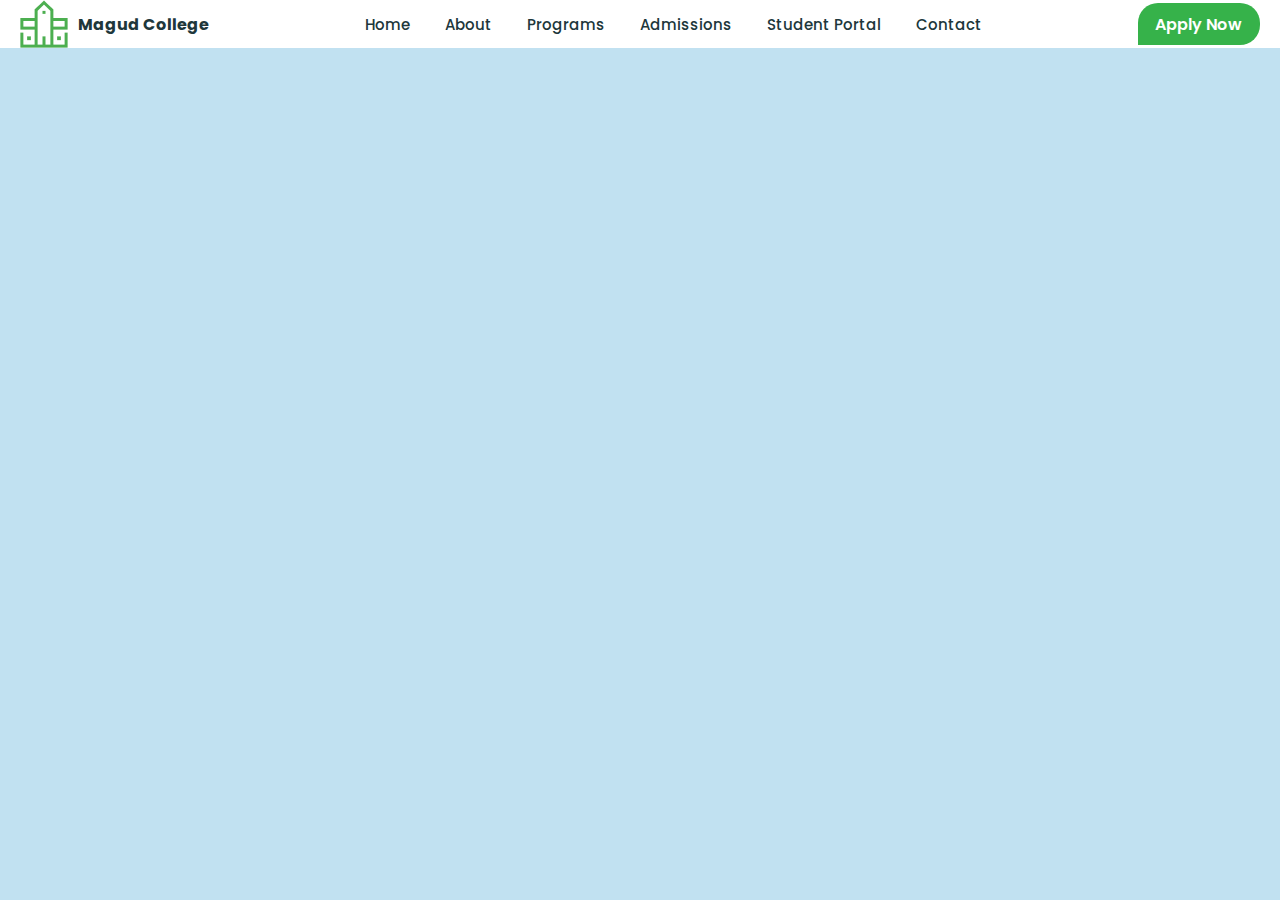
<file: apply-secondary.html>
<!DOCTYPE html>
<html lang="en">
  <head>
    <meta charset="UTF-8" />
    <meta name="viewport" content="width=device-width, initial-scale=1.0" />

    <title>Magud College</title>

    <link rel="stylesheet" href="/css/apply.css" />

    <link rel="preconnect" href="https://fonts.googleapis.com" />
    <link rel="preconnect" href="https://fonts.gstatic.com" crossorigin />
    <link
      href="https://fonts.googleapis.com/css2?family=Poppins:wght@200;300;400;500;600;700&display=swap"
      rel="stylesheet"
    />
  </head>

  <body>
    <header class="site-header">
      <div class="layout-container">
        <div class="site-logo">
          <img
            src="images/Mask group.png"
            alt="Magud College Logo"
            class="site-logo__image"
          />
          <span>Magud College</span>
        </div>

        <nav>
          <ul class="nav-sidebar">
            <li onclick="hideSidebar()">
              <a href="#">
                <svg
                  xmlns="http://www.w3.org/2000/svg"
                  width="26"
                  height="26"
                  viewBox="0 -960 960 960"
                  fill="#1f1f1f"
                >
                  <path
                    d="m256-200-56-56 224-224-224-224 56-56 224 224 224-224 56 56-224 224 224 224-56 56-224-224-224 224Z"
                  />
                </svg>
              </a>
            </li>
            <li><a href="index.html">Home</a></li>
            <li><a href="about.html">About</a></li>
            <li><a href="program.html">Programs</a></li>
            <li><a href="admission.html">Admissions</a></li>
            <li><a href="#">Student Portal</a></li>
            <li><a href="contact.html">Contact</a></li>
            <li><a href="apply.html" class="btn--primary">Apply Now</a></li>
          </ul>

          <ul class="nav-links">
            <li class="hide-on-mobile">
              <a href="index.html">Home</a>
            </li>
            <li class="hide-on-mobile">
              <a href="about.html">About</a>
            </li>
            <li class="hide-on-mobile">
              <a href="program.html">Programs</a>
            </li>
            <li class="hide-on-mobile"><a href="admission.html">Admissions</a></li>
            <li class="hide-on-mobile">
              <a href="#">Student Portal</a>
            </li>
            <li class="hide-on-mobile"><a href="contact.html">Contact</a></li>

            <li class="menu-toggle" onclick="showSidebar()">
              <a href="#">
                <svg
                  xmlns="http://www.w3.org/2000/svg"
                  width="26"
                  height="26"
                  viewBox="0 -960 960 960"
                  fill="#1f1f1f"
                >
                  <path
                    d="M120-240v-80h720v80H120Zm0-200v-80h720v80H120Zm0-200v-80h720v80H120Z"
                  />
                </svg>
              </a>
            </li>
          </ul>
        </nav>

        <div class="hide-on-mobile">
          <a href="apply.html" class="btn--primary">Apply Now</a>
        </div>
      </div>
    </header>
  </body>
</html>
</file>
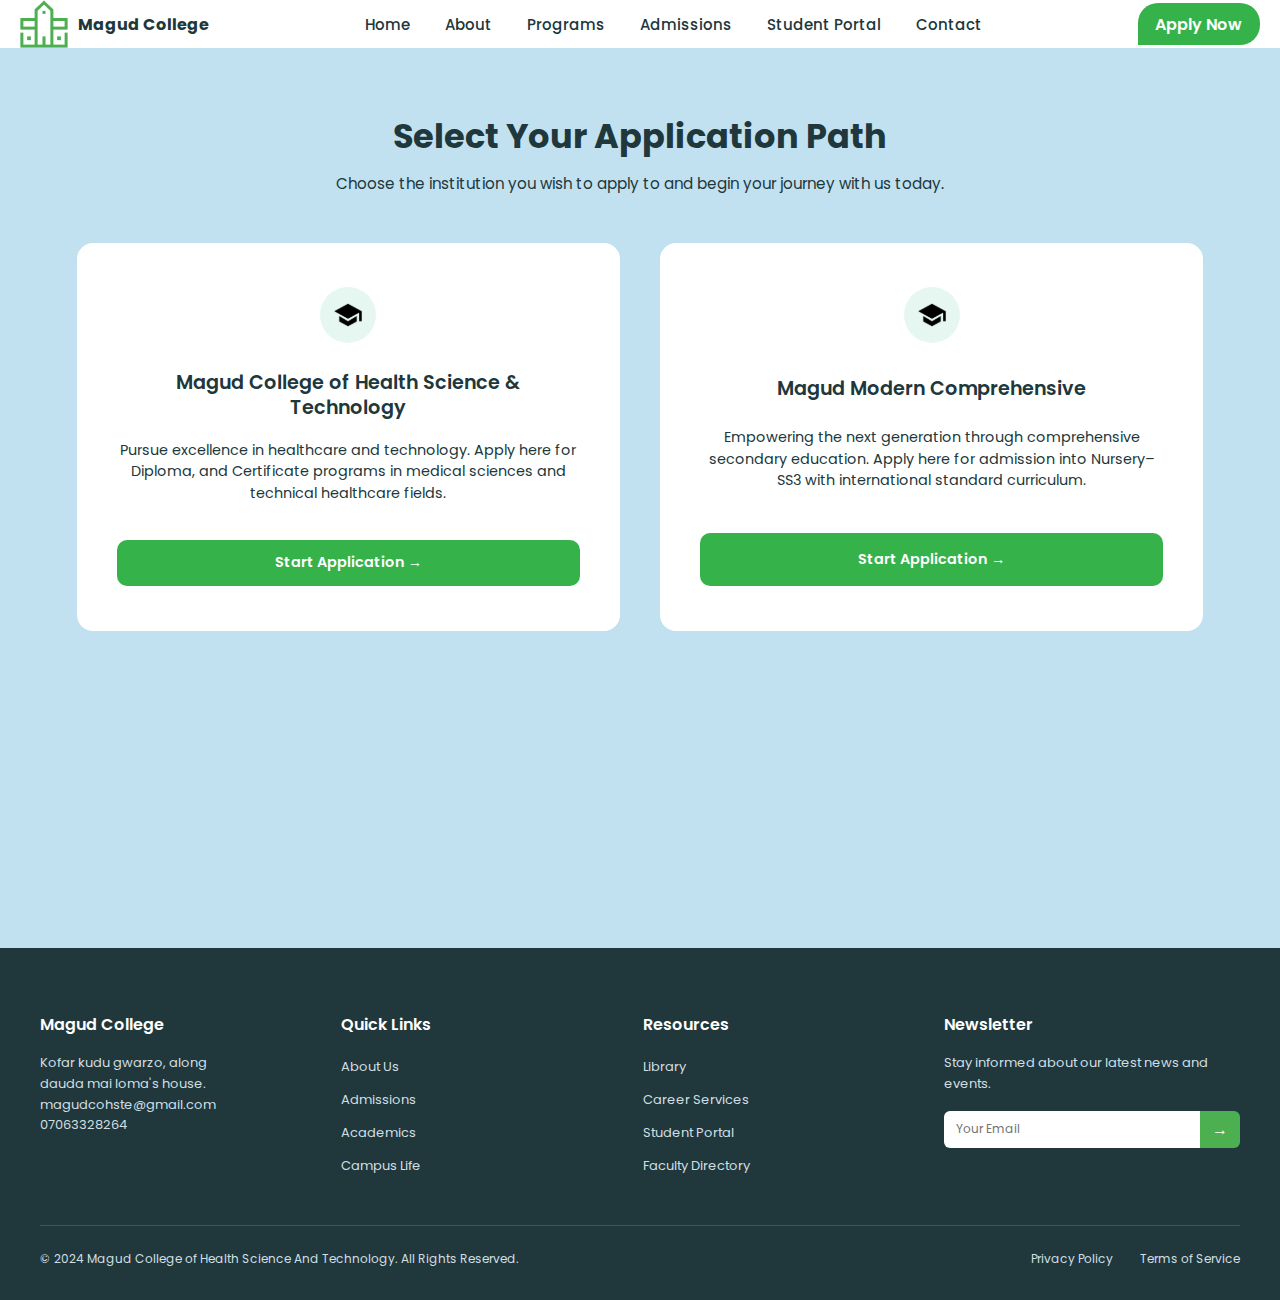
<file: apply.html>
<!DOCTYPE html>
<html lang="en">
  <head>
    <meta charset="UTF-8" />
    <meta name="viewport" content="width=device-width, initial-scale=1.0" />

    <title>Magud College</title>

    <link rel="stylesheet" href="/css/apply.css" />

    <link rel="preconnect" href="https://fonts.googleapis.com" />
    <link rel="preconnect" href="https://fonts.gstatic.com" crossorigin />
    <link
      href="https://fonts.googleapis.com/css2?family=Poppins:wght@200;300;400;500;600;700&display=swap"
      rel="stylesheet"
    />
  </head>

  <body>
    <header class="site-header">
      <div class="layout-container">
        <div class="site-logo">
          <img
            src="images/Mask group.png"
            alt="Magud College Logo"
            class="site-logo__image"
          />
          <span>Magud College</span>
        </div>

        <nav>
          <ul class="nav-sidebar">
            <li onclick="hideSidebar()">
              <a href="#">
                <svg
                  xmlns="http://www.w3.org/2000/svg"
                  width="26"
                  height="26"
                  viewBox="0 -960 960 960"
                  fill="#1f1f1f"
                >
                  <path
                    d="m256-200-56-56 224-224-224-224 56-56 224 224 224-224 56 56-224 224 224 224-56 56-224-224-224 224Z"
                  />
                </svg>
              </a>
            </li>
            <li><a href="index.html">Home</a></li>
            <li><a href="about.html">About</a></li>
            <li><a href="program.html">Programs</a></li>
            <li><a href="admission.html">Admissions</a></li>
            <li><a href="#">Student Portal</a></li>
            <li><a href="contact.html">Contact</a></li>
            <li><a href="apply.html" class="btn--primary">Apply Now</a></li>
          </ul>

          <ul class="nav-links">
            <li class="hide-on-mobile">
              <a href="index.html">Home</a>
            </li>
            <li class="hide-on-mobile">
              <a href="about.html">About</a>
            </li>
            <li class="hide-on-mobile">
              <a href="program.html">Programs</a>
            </li>
            <li class="hide-on-mobile"><a href="admission.html">Admissions</a></li>
            <li class="hide-on-mobile">
              <a href="#">Student Portal</a>
            </li>
            <li class="hide-on-mobile"><a href="contact.html">Contact</a></li>

            <li class="menu-toggle" onclick="showSidebar()">
              <a href="#">
                <svg
                  xmlns="http://www.w3.org/2000/svg"
                  width="26"
                  height="26"
                  viewBox="0 -960 960 960"
                  fill="#1f1f1f"
                >
                  <path
                    d="M120-240v-80h720v80H120Zm0-200v-80h720v80H120Zm0-200v-80h720v80H120Z"
                  />
                </svg>
              </a>
            </li>
          </ul>
        </nav>

        <div class="hide-on-mobile">
          <a href="apply.html" class="btn--primary">Apply Now</a>
        </div>
      </div>
    </header>
    <main>
    <section class="apply-path">

  <!-- Header -->
  <header class="apply-header">
    <h1>Select Your Application Path</h1>
    <p>
      Choose the institution you wish to apply to and begin your journey with us today.
    </p>
  </header>

  <!-- Grid -->
  <div class="path-grid">

    <!-- Card 1 -->
    <div class="path-card">
      <div class="path-icon">
        <img src="images/cap.svg" alt="Health icon">
      </div>

      <h2>Magud College of Health Science & Technology</h2>

      <p>
        Pursue excellence in healthcare and technology. Apply here for 
        Diploma, and Certificate programs in medical sciences
        and technical healthcare fields.
      </p>

      <a href="apply-health.html" class="btn btn-primary">
        Start Application →
      </a>
    </div>

    <!-- Card 2 -->
    <div class="path-card">
      <div class="path-icon">
        <img src="images/cap.svg" alt="Education icon">
      </div>

      <h2>Magud Modern Comprehensive</h2>

      <p>
        Empowering the next generation through comprehensive secondary
        education. Apply here for admission into Nursery–SS3 with
        international standard curriculum.
      </p>

      <a href="apply-secondary.html" class="btn btn-secondary">
        Start Application →
      </a>
    </div>

  </div>

</section>

<!-- Footer -->
      <footer class="site-footer">
        <div class="footer-container">
          <div class="footer-col footer-brand">
            <h4>Magud College</h4>
            <p class="footer-address">
              Kofar kudu gwarzo, along<br />
              dauda mai loma's house.
            </p>
            <p class="footer-email">magudcohste@gmail.com</p>
            <p class="footer-phone">07063328264</p>
          </div>

          <div class="footer-col collapsible">
            <h4>Quick Links</h4>
            <ul>
              <li><a href="#">About Us</a></li>
              <li><a href="#">Admissions</a></li>
              <li><a href="#">Academics</a></li>
              <li><a href="#">Campus Life</a></li>
            </ul>
          </div>

          <div class="footer-col collapsible">
            <h4>Resources</h4>
            <ul>
              <li><a href="#">Library</a></li>
              <li><a href="#">Career Services</a></li>
              <li><a href="#">Student Portal</a></li>
              <li><a href="#">Faculty Directory</a></li>
            </ul>
          </div>

          <div class="footer-col">
            <h4>Newsletter</h4>
            <p>Stay informed about our latest news and events.</p>

            <form class="newsletter-form">
              <input type="email" placeholder="Your Email" />
              <button type="submit">→</button>
            </form>
          </div>
        </div>

        <div class="footer-bottom">
          <p>
            © 2024 Magud College of Health Science And Technology. All Rights
            Reserved.
          </p>
          <div class="footer-links">
            <a href="#">Privacy Policy</a>
            <a href="#">Terms of Service</a>
          </div>
        </div>
      </footer>
    </main>
    <script>
      function showSidebar() {
        const sidebar = document.querySelector(".nav-sidebar");
        sidebar.style.display = "flex";
      }

      function hideSidebar() {
        const sidebar = document.querySelector(".nav-sidebar");
        sidebar.style.display = "none";
      }

      document
        .querySelectorAll(".footer-col.collapsible h4")
        .forEach((header) => {
          header.addEventListener("click", () => {
            header.parentElement.classList.toggle("active");
          });
        });
    </script>
  </body>
</html>
</file>
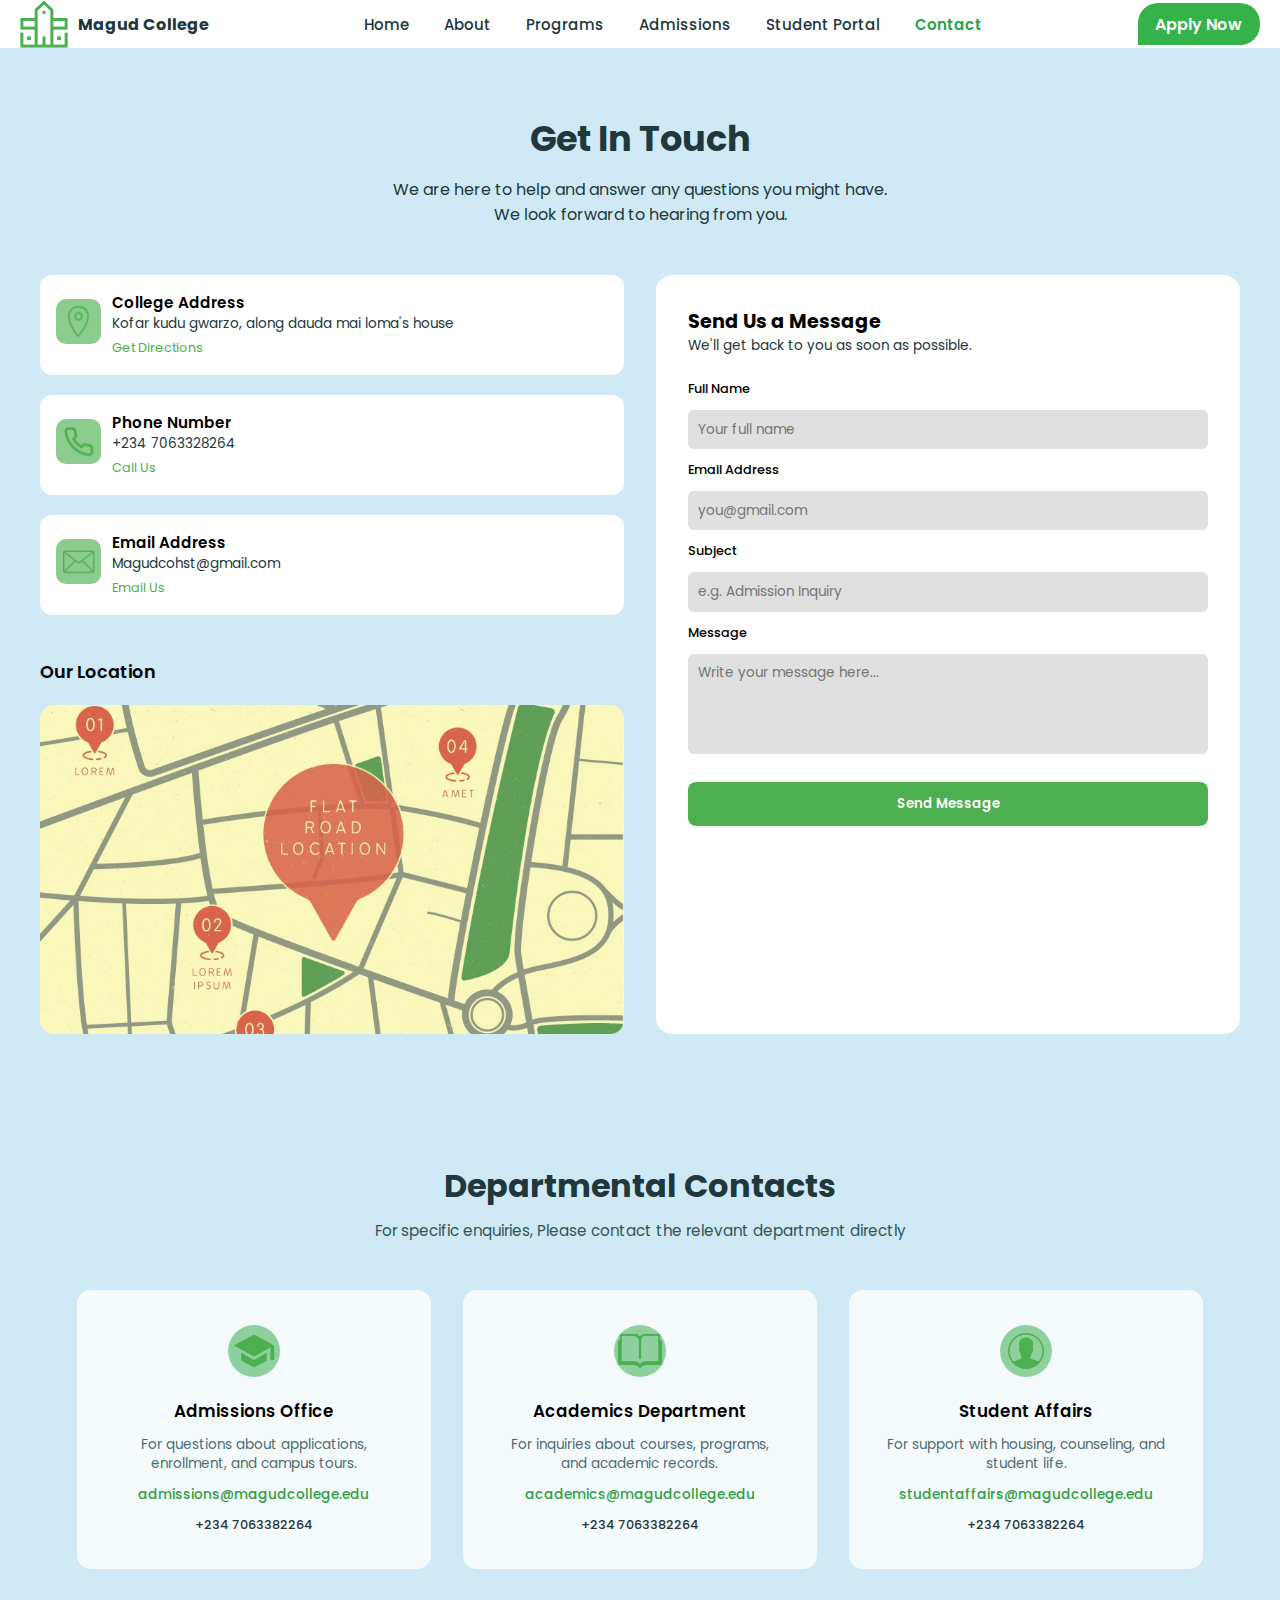
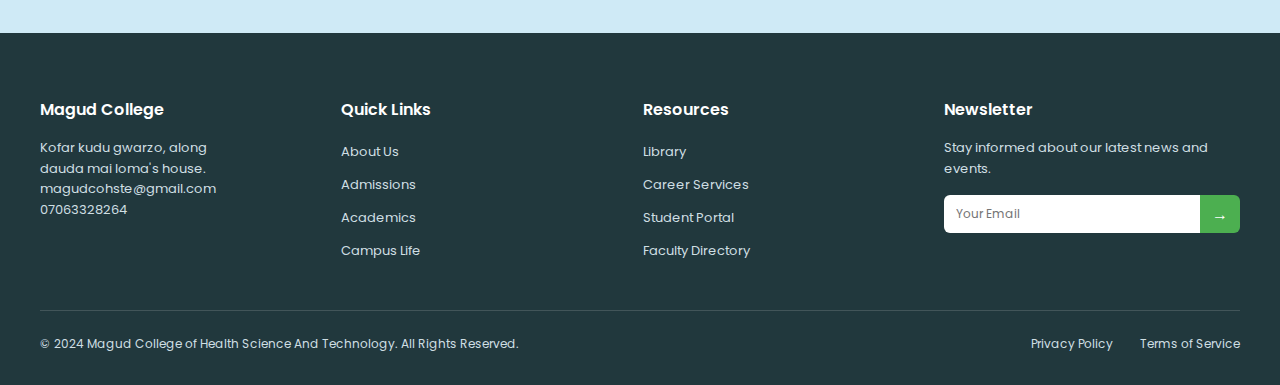
<file: contact.html>
<!DOCTYPE html>
<html lang="en">
  <head>
    <meta charset="UTF-8" />
    <meta name="viewport" content="width=device-width, initial-scale=1.0" />

    <title>Magud College</title>

    <link rel="stylesheet" href="/css/contact.css" />

    <link rel="preconnect" href="https://fonts.googleapis.com" />
    <link rel="preconnect" href="https://fonts.gstatic.com" crossorigin />
    <link
      href="https://fonts.googleapis.com/css2?family=Poppins:wght@200;300;400;500;600;700&display=swap"
      rel="stylesheet"
    />
  </head>

  <body>
    <header class="site-header">
      <div class="layout-container">
        <div class="site-logo">
          <img
            src="images/Mask group.png"
            alt="Magud College Logo"
            class="site-logo__image"
          />
          <span>Magud College</span>
        </div>

        <nav>
          <ul class="nav-sidebar">
            <li onclick="hideSidebar()">
              <a href="#">
                <svg
                  xmlns="http://www.w3.org/2000/svg"
                  width="26"
                  height="26"
                  viewBox="0 -960 960 960"
                  fill="#1f1f1f"
                >
                  <path
                    d="m256-200-56-56 224-224-224-224 56-56 224 224 224-224 56 56-224 224 224 224-56 56-224-224-224 224Z"
                  />
                </svg>
              </a>
            </li>
            <li><a href="index.html">Home</a></li>
            <li><a href="about.html">About</a></li>
            <li><a href="program.html">Programs</a></li>
            <li><a href="admission.html">Admissions</a></li>
            <li><a href="#">Student Portal</a></li>
            <li><a href="contact.html" class="is-active">Contact</a></li>
            <li><a href="apply.html" class="btn--primary">Apply Now</a></li>
          </ul>

          <ul class="nav-links">
            <li class="hide-on-mobile">
              <a href="index.html">Home</a>
            </li>
            <li class="hide-on-mobile">
              <a href="about.html">About</a>
            </li>
            <li class="hide-on-mobile">
              <a href="program.html">Programs</a>
            </li>
            <li class="hide-on-mobile"><a href="admission.html">Admissions</a></li>
            <li class="hide-on-mobile">
              <a href="#">Student Portal</a>
            </li>
            <li class="hide-on-mobile"><a href="contact.html" class="is-active">Contact</a></li>

            <li class="menu-toggle" onclick="showSidebar()">
              <a href="#">
                <svg
                  xmlns="http://www.w3.org/2000/svg"
                  width="26"
                  height="26"
                  viewBox="0 -960 960 960"
                  fill="#1f1f1f"
                >
                  <path
                    d="M120-240v-80h720v80H120Zm0-200v-80h720v80H120Zm0-200v-80h720v80H120Z"
                  />
                </svg>
              </a>
            </li>
          </ul>
        </nav>

        <div class="hide-on-mobile">
          <a href="apply.html" class="btn--primary">Apply Now</a>
        </div>
      </div>
    </header>

    <main class="site-main">
        <section class="contact-section">
  <div class="contact-container">

    <!-- Section Header -->
    <div class="contact-header">
      <h2>Get In Touch</h2>
      <p>
        We are here to help and answer any questions you might have.
        We look forward to hearing from you.
      </p>
    </div>

    <div class="contact-grid">

      <!-- LEFT COLUMN -->
      <div class="contact-info">

        <div class="info-card">
          <div class="icons">
            <img src="images/college.svg" alt="Location icon">
          </div>
          <div>
            <h4>College Address</h4>
            <p>Kofar kudu gwarzo, along dauda mai loma's house</p>
            <a href="#">Get Directions</a>
          </div>
        </div>

        <div class="info-card">
          <div class="icons">
            <img src="images/number.svg" alt="Phone icon">
          </div>
          <div>
            <h4>Phone Number</h4>
            <p>+234  7063328264</p>
            <a href="#">Call Us</a>
          </div>
        </div>

        <div class="info-card">
          <div class="icons">
            <img src="images/gmail.svg" alt="Email icon">
          </div>
          <div>
            <h4>Email Address</h4>
            <p>Magudcohst@gmail.com</p>
            <a href="#">Email Us</a>
          </div>
        </div>

        <h3 class="location-title">Our Location</h3>

        <div class="location-map">
          <img src="images/74.jpg" alt="College location map" loading="lazy">
        </div>

      </div>

      <!-- RIGHT COLUMN -->
      <div class="contact-form">
        <h3>Send Us a Message</h3>
        <p>We'll get back to you as soon as possible.</p>

        <form>
          <label for="name">Full Name</label>
          <input id="name" type="text" placeholder="Your full name">

          <label for="email">Email Address</label>
          <input id="email" type="email" placeholder="you@gmail.com">

          <label for="subject">Subject</label>
          <input id="subject" type="text" placeholder="e.g. Admission Inquiry">

          <label for="message">Message</label>
          <textarea id="message" placeholder="Write your message here..."></textarea>

          <button type="submit">Send Message</button>
        </form>
      </div>

    </div>
  </div>
</section>

<section class="departments">

  <!-- Header -->
  <header class="dept-header">
    <h2>Departmental Contacts</h2>
    <p>For specific enquiries, Please contact the relevant department directly</p>
  </header>

  <!-- Grid -->
  <div class="dept-grid">

    <!-- Admissions -->
    <div class="dept-card">
      <div class="icon">
        <img src="images/student.png" alt="Admissions icon">
      </div>

      <h3>Admissions Office</h3>
      <p>For questions about applications, enrollment, and campus tours.</p>

      <a href="mailto:admissions@magudcollege.edu">
        admissions@magudcollege.edu
      </a>

      <span>+234 7063382264</span>
    </div>

    <!-- Academics -->
    <div class="dept-card">
      <div class="icon">
        <img src="images/program.png" alt="Academics icon">
      </div>

      <h3>Academics Department</h3>
      <p>For inquiries about courses, programs, and academic records.</p>

      <a href="mailto:academics@magudcollege.edu">
        academics@magudcollege.edu
      </a>

      <span>+234 7063382264</span>
    </div>

    <!-- Student Affairs -->
    <div class="dept-card">
      <div class="icon">
        <img src="images/admission.png" alt="Student Affairs icon">
      </div>

      <h3>Student Affairs</h3>
      <p>For support with housing, counseling, and student life.</p>

      <a href="mailto:studentaffairs@magudcollege.edu">
        studentaffairs@magudcollege.edu
      </a>

      <span>+234 7063382264</span>
    </div>

  </div>

</section>

<!-- Footer -->
      <footer class="site-footer">
        <div class="footer-container">
          <div class="footer-col footer-brand">
            <h4>Magud College</h4>
            <p class="footer-address">
              Kofar kudu gwarzo, along<br />
              dauda mai loma's house.
            </p>
            <p class="footer-email">magudcohste@gmail.com</p>
            <p class="footer-phone">07063328264</p>
          </div>

          <div class="footer-col collapsible">
            <h4>Quick Links</h4>
            <ul>
              <li><a href="#">About Us</a></li>
              <li><a href="#">Admissions</a></li>
              <li><a href="#">Academics</a></li>
              <li><a href="#">Campus Life</a></li>
            </ul>
          </div>

          <div class="footer-col collapsible">
            <h4>Resources</h4>
            <ul>
              <li><a href="#">Library</a></li>
              <li><a href="#">Career Services</a></li>
              <li><a href="#">Student Portal</a></li>
              <li><a href="#">Faculty Directory</a></li>
            </ul>
          </div>

          <div class="footer-col">
            <h4>Newsletter</h4>
            <p>Stay informed about our latest news and events.</p>

            <form class="newsletter-form">
              <input type="email" placeholder="Your Email" />
              <button type="submit">→</button>
            </form>
          </div>
        </div>

        <div class="footer-bottom">
          <p>
            © 2024 Magud College of Health Science And Technology. All Rights
            Reserved.
          </p>
          <div class="footer-links">
            <a href="#">Privacy Policy</a>
            <a href="#">Terms of Service</a>
          </div>
        </div>
      </footer>

    </main>

    <script>
      function showSidebar() {
        const sidebar = document.querySelector(".nav-sidebar");
        sidebar.style.display = "flex";
      }

      function hideSidebar() {
        const sidebar = document.querySelector(".nav-sidebar");
        sidebar.style.display = "none";
      }

      document
        .querySelectorAll(".footer-col.collapsible h4")
        .forEach((header) => {
          header.addEventListener("click", () => {
            header.parentElement.classList.toggle("active");
          });
        });
    </script>
  </body>
</html>
</file>
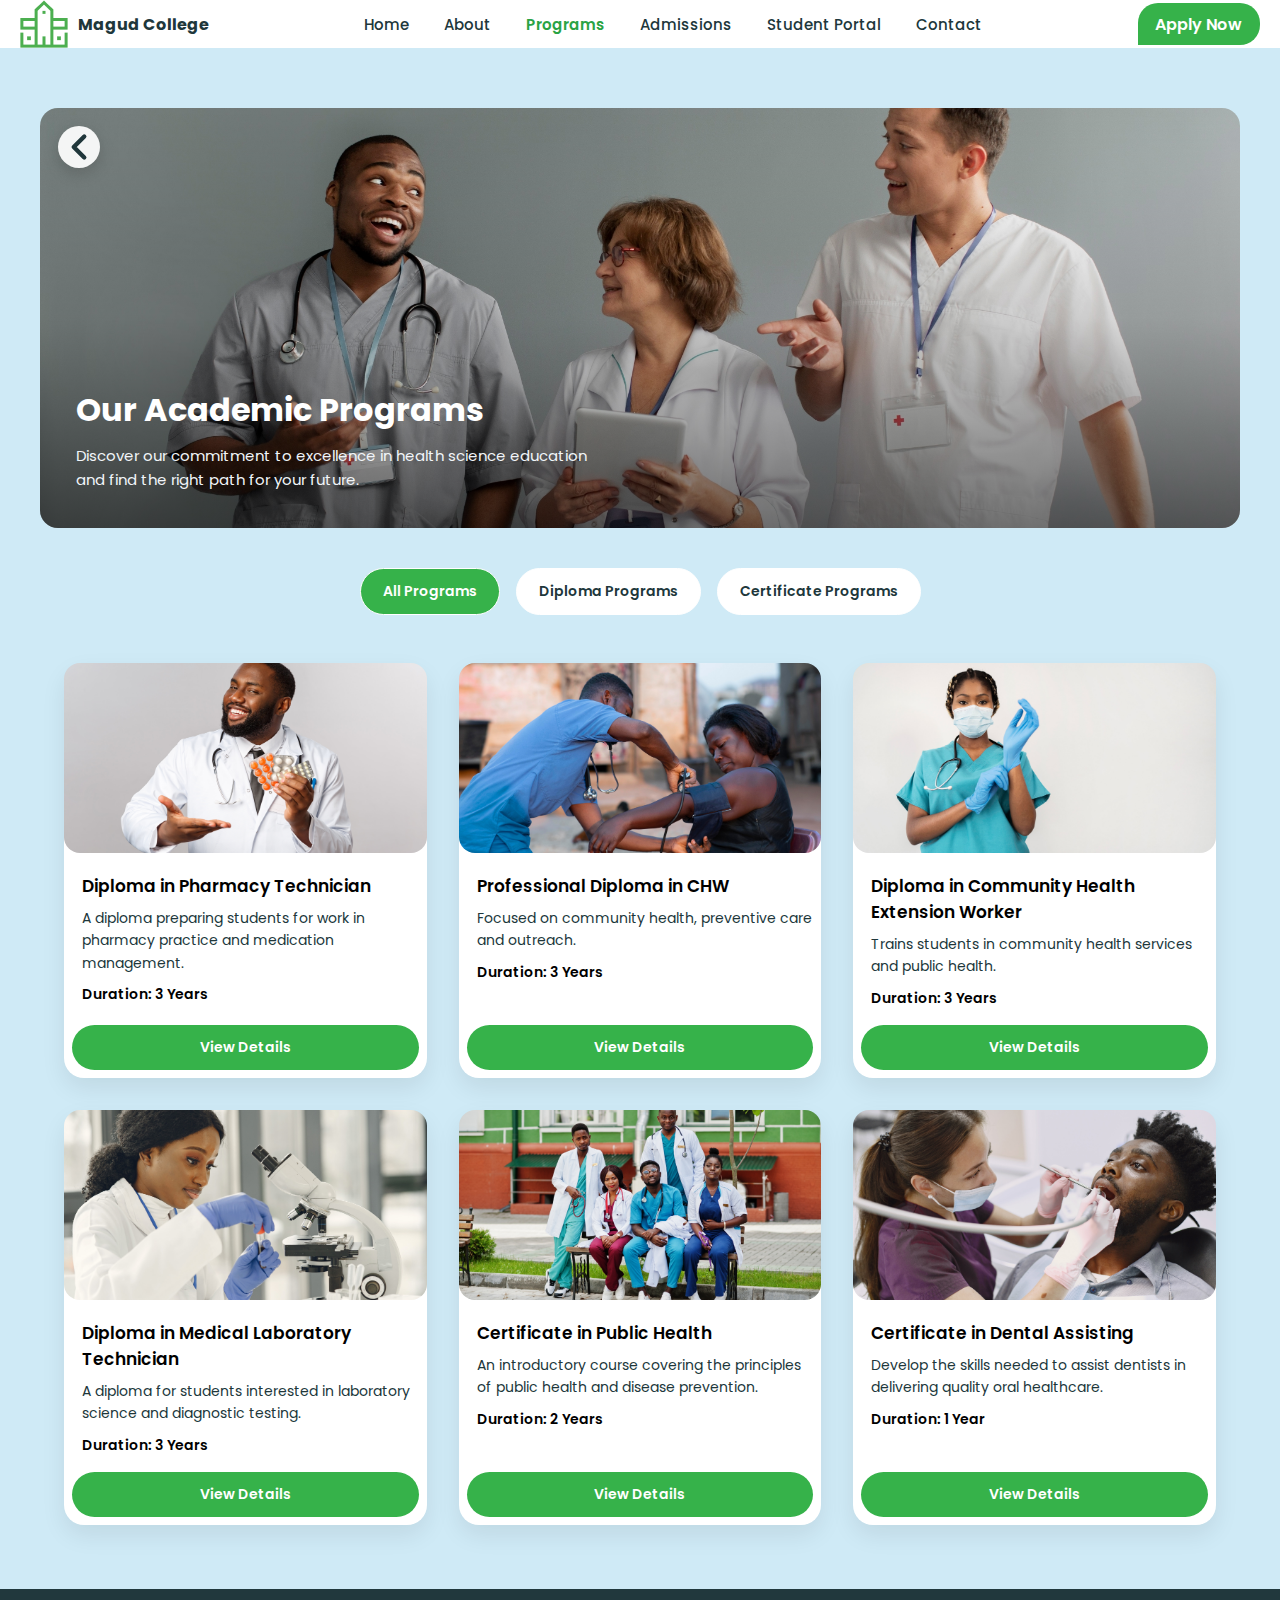
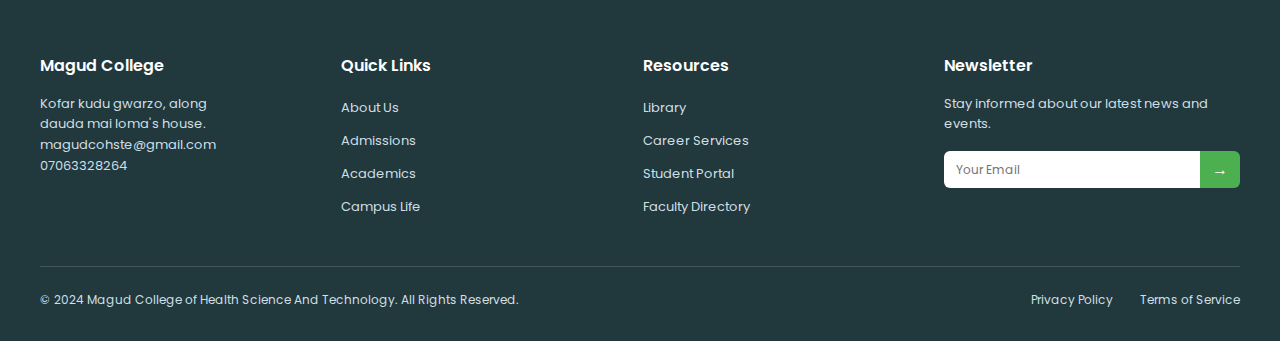
<file: program.html>
<!DOCTYPE html>
<html lang="en">
  <head>
    <meta charset="UTF-8" />
    <meta name="viewport" content="width=device-width, initial-scale=1.0" />

    <title>Magud College</title>

    <link rel="stylesheet" href="/css/program.css" />

    <link rel="preconnect" href="https://fonts.googleapis.com" />
    <link rel="preconnect" href="https://fonts.gstatic.com" crossorigin />
    <link
      href="https://fonts.googleapis.com/css2?family=Poppins:wght@200;300;400;500;600;700&display=swap"
      rel="stylesheet"
    />
  </head>

  <body>
    <header class="site-header">
      <div class="layout-container">
        <div class="site-logo">
          <img
            src="images/Mask group.png"
            alt="Magud College Logo"
            class="site-logo__image"
          />
          <span>Magud College</span>
        </div>

        <nav>
          <ul class="nav-sidebar">
            <li onclick="hideSidebar()">
              <a href="#">
                <svg
                  xmlns="http://www.w3.org/2000/svg"
                  width="26"
                  height="26"
                  viewBox="0 -960 960 960"
                  fill="#1f1f1f"
                >
                  <path
                    d="m256-200-56-56 224-224-224-224 56-56 224 224 224-224 56 56-224 224 224 224-56 56-224-224-224 224Z"
                  />
                </svg>
              </a>
            </li>
            <li><a href="index.html">Home</a></li>
            <li><a href="about.html">About</a></li>
            <li><a href="program.html" class="is-active">Programs</a></li>
            <li><a href="admission.html">Admissions</a></li>
            <li><a href="#">Student Portal</a></li>
            <li><a href="contact.html">Contact</a></li>
            <li><a href="apply.html" class="btn--primary">Apply Now</a></li>
          </ul>

          <ul class="nav-links">
            <li class="hide-on-mobile">
              <a href="index.html">Home</a>
            </li>
            <li class="hide-on-mobile">
              <a href="about.html">About</a>
            </li>
            <li class="hide-on-mobile">
              <a href="program.html" class="is-active">Programs</a>
            </li>
            <li class="hide-on-mobile"><a href="admission.html">Admissions</a></li>
            <li class="hide-on-mobile">
              <a href="#">Student Portal</a>
            </li>
            <li class="hide-on-mobile"><a href="contact.html">Contact</a></li>

            <li class="menu-toggle" onclick="showSidebar()">
              <a href="#">
                <svg
                  xmlns="http://www.w3.org/2000/svg"
                  width="26"
                  height="26"
                  viewBox="0 -960 960 960"
                  fill="#1f1f1f"
                >
                  <path
                    d="M120-240v-80h720v80H120Zm0-200v-80h720v80H120Zm0-200v-80h720v80H120Z"
                  />
                </svg>
              </a>
            </li>
          </ul>
        </nav>

        <div class="hide-on-mobile">
          <a href="apply.html" class="btn--primary">Apply Now</a>
        </div>
      </div>
    </header>

    <main class="site-main">
    <section class="program-hero">
      <div class="hero-grid">
        <div class="hero-image">

      <a href="index.html" class="back-btn" aria-label="Go back">
          <svg xmlns="http://www.w3.org/2000/svg"
       viewBox="0 0 24 24"
       fill="none"
       stroke="currentColor"
       stroke-width="2.5"
       stroke-linecap="round"
       stroke-linejoin="round"
       class="back-icon">
          <path d="M15 18l-6-6 6-6" />
          </svg>
      </a>



          <img
            src="images/close.jpg"
            loading="lazy"
            alt="Healthcare professionals"
          />
          <div class="hero-overlay">
            <h1>Our Academic Programs</h1>
            <p>
              Discover our commitment to excellence in health science education
              and find the right path for your future.
            </p>
          </div>
        </div>
      </div>
    </section>

    <section class="programs-section">
      <div class="container">

      <div class="program-filters">
        <button class="filter active" data-filter="all">All Programs</button>
        <button class="filter" data-filter="diploma">Diploma Programs</button>
        <button class="filter" data-filter="certificate">Certificate Programs</button>
      </div>

      <div class="programs-grid">

        <!-- CARD 1 -->
        <article class="program-card" data-category="diploma">
          <img
            src="images/flu.jpg"
            loading="lazy"
            alt="Pharmacy Technician"
          />
          <div class="program-content">
            <h3>Diploma in Pharmacy Technician</h3>
            <p>
              A diploma preparing students for work in pharmacy practice and
              medication management.
            </p>
            <span class="duration">Duration: 3 Years</span>
            <a href="#" class="btn">View Details</a>
          </div>
        </article>

        <!-- CARD 2 -->
        <article class="program-card" data-category="diploma">
          <img
            src="images/africa.jpg"
            loading="lazy"
            alt="Community Health Worker"
          />
          <div class="program-content">
            <h3>Professional Diploma in CHW</h3>
            <p>
              Focused on community health, preventive care and outreach.
            </p>
            <span class="duration">Duration: 3 Years</span>
            <a href="#" class="btn">View Details</a>
          </div>
        </article>

        <!-- CARD 3 -->
        <article class="program-card" data-category="diploma">
          <img
            src="images/medium.jpg"
            loading="lazy"
            alt="Community Health Extension Worker"
          />
          <div class="program-content">
            <h3>Diploma in Community Health Extension Worker</h3>
            <p>
              Trains students in community health services and public health.
            </p>
            <span class="duration">Duration: 3 Years</span>
            <a href="#" class="btn">View Details</a>
          </div>
        </article>

        <!-- CARD 4 -->
        <article class="program-card" data-category="diploma">
          <img
            src="images/medical.jpg"
            loading="lazy"
            alt="Medical Laboratory Technician"
          />
          <div class="program-content">
            <h3>Diploma in Medical Laboratory Technician</h3>
            <p>
              A diploma for students interested in laboratory science and
              diagnostic testing.
            </p>
            <span class="duration">Duration: 3 Years</span>
            <a href="#" class="btn">View Details</a>
          </div>
        </article>

        <!-- CARD 5 -->
        <article class="program-card" data-category="certificate">
          <img
            src="images/group.jpg"
            loading="lazy"
            alt="Public Health"
          />
          <div class="program-content">
            <h3>Certificate in Public Health</h3>
            <p>
              An introductory course covering the principles of public health and
              disease prevention.
            </p>
            <span class="duration">Duration: 2 Years</span>
            <a href="#" class="btn">View Details</a>
          </div>
        </article>

        <!-- CARD 6 -->
        <article class="program-card" data-category="certificate">
          <img
            src="images/young.jpg"
            loading="lazy"
            alt="Dental Assisting"
          />
          <div class="program-content">
            <h3>Certificate in Dental Assisting</h3>
            <p>
              Develop the skills needed to assist dentists in delivering quality
              oral healthcare.
            </p>
            <span class="duration">Duration: 1 Year</span>
            <a href="#" class="btn">View Details</a>
          </div>
        </article>

      </div>
    </div>
  </section>
      </section>

       <!-- Footer -->
      <footer class="site-footer">
        <div class="footer-container">
          <div class="footer-col footer-brand">
            <h4>Magud College</h4>
            <p class="footer-address">
              Kofar kudu gwarzo, along<br />
              dauda mai loma's house.
            </p>
            <p class="footer-email">magudcohste@gmail.com</p>
            <p class="footer-phone">07063328264</p>
          </div>

          <div class="footer-col collapsible">
            <h4>Quick Links</h4>
            <ul>
              <li><a href="#">About Us</a></li>
              <li><a href="#">Admissions</a></li>
              <li><a href="#">Academics</a></li>
              <li><a href="#">Campus Life</a></li>
            </ul>
          </div>

          <div class="footer-col collapsible">
            <h4>Resources</h4>
            <ul>
              <li><a href="#">Library</a></li>
              <li><a href="#">Career Services</a></li>
              <li><a href="#">Student Portal</a></li>
              <li><a href="#">Faculty Directory</a></li>
            </ul>
          </div>

          <div class="footer-col">
            <h4>Newsletter</h4>
            <p>Stay informed about our latest news and events.</p>

            <form class="newsletter-form">
              <input type="email" placeholder="Your Email" />
              <button type="submit">→</button>
            </form>
          </div>
        </div>

        <div class="footer-bottom">
          <p>
            © 2024 Magud College of Health Science And Technology. All Rights
            Reserved.
          </p>
          <div class="footer-links">
            <a href="#">Privacy Policy</a>
            <a href="#">Terms of Service</a>
          </div>
        </div>
      </footer>
    </main>
    <script>
      function showSidebar() {
        const sidebar = document.querySelector(".nav-sidebar");
        sidebar.style.display = "flex";
      }

      function hideSidebar() {
        const sidebar = document.querySelector(".nav-sidebar");
        sidebar.style.display = "none";
      }

      document
        .querySelectorAll(".footer-col.collapsible h4")
        .forEach((header) => {
          header.addEventListener("click", () => {
            header.parentElement.classList.toggle("active");
          });
        });

      const filters = document.querySelectorAll(".filter");
      const cards = document.querySelectorAll(".program-card");

      filters.forEach((filter) => {
        filter.addEventListener("click", () => {
          // active state
          filters.forEach((btn) => btn.classList.remove("active"));
          filter.classList.add("active");

          const category = filter.dataset.filter;

          cards.forEach((card) => {
            const cardCategory = card.dataset.category;

            if (category === "all" || cardCategory === category) {
              card.style.display = "grid";
              card.style.opacity = "1";
              card.style.transform = "scale(1)";
            } else {
              card.style.display = "none";
            }
          });
        });
      });
    </script>
  </body>
</html>
</file>
<file: css/style.css>
* {
  margin: 0;
  padding: 0;
  box-sizing: border-box;
  object-fit: cover;
  font-family: "Poppins", sans-serif;
}

body {
  width: 100%;
  background-color: #c1e1f1;
}

.site-header {
  width: 100%;
  background-color: #fff;
  position: relative;
}

.site-logo {
  display: flex;
  align-items: center;
  gap: 10px;
  font-weight: 700;
  color: #20373b;
}

.layout-container {
  width: 100%;
  padding: 0 20px;
  display: flex;
  box-sizing: border-box;
  align-items: center;
  justify-content: space-between;
  flex-wrap: wrap;
  position: relative;
}

.nav-sidebar {
  position: absolute;
  top: 0;
  right: 0;
  width: 250px;
  height: 100vh;
  z-index: 999;

  display: none;
  flex-direction: column;
  gap: 15px;
  padding: 5px 15px;

  list-style: none;
  background-color: rgba(255, 255, 255, 0.2);
  backdrop-filter: blur(10px);
  box-shadow: -10px 0 10px rgba(0, 0, 0, 0.1);

  transform: translateX(100%);
}

.nav-sidebar[style*="flex"] {
  transform: translateX(0);
}

.nav-sidebar li {
  width: 100%;
}

.nav-sidebar a {
  width: 100%;
  font-weight: 500;
  color: #20373b;
  text-decoration: none;
}

.nav-sidebar .btn--primary {
  color: #fff;
}

.nav-sidebar a:hover,
.nav-sidebar .is-active {
  color: #2aa344;
  font-weight: 600;
}

.nav-links {
  display: flex;
  list-style: none;
  gap: 35px;
}

.nav-links a {
  display: flex;
  align-items: center;
  font-size: 15px;
  font-weight: 500;
  color: #20373b;
  text-decoration: none;
}

.menu-toggle {
  display: none;
}

.nav-links a:hover,
.nav-links .is-active {
  color: #2aa344;
  font-weight: 600;
}

.btn {
  padding: 0.6rem 1.1rem;
  border-radius: 20px 20px 20px 0px;
  font-weight: 600;
  text-decoration: none;
}

.btn--primary {
  background: #36b24a;
  color: #fff;
}

.btn--primary:hover {
  background: #2aa344;
}

.site-main {
  /* padding: 1em;
 */
}

.hero-container {
  padding: 1em;
}

.hero {
  width: 100%;
  margin: auto;
  padding: min(5%, 20px);
}

.hero-background {
  width: 95%;
  margin: auto;
  padding: 0 min(5%, 50px);

  display: flex;
  align-items: flex-end;
  justify-content: space-between;
  gap: 40px;

  border-radius: 18px;
  background: linear-gradient(
    63deg,
    rgba(93, 123, 128, 0.98) 0%,
    rgba(93, 123, 128, 0.95) 12%,
    #a8d8e6 45%,
    rgba(180, 224, 233, 0.95) 72%,
    #bfefff 100%
  );
  position: relative;
}

.hero-image {
  height: 460px;
}

.hero-content {
  width: 100%;
  padding: 0 30px 30px 0;
  color: #20373b;
}

.hero-title {
  margin-bottom: 0.6rem;
  font-size: 2rem;
  line-height: 1.1;
}

.hero-subtitle {
  margin-bottom: 1.2rem;
}

.hero-decor-circle {
  width: 0.8rem;
  height: 0.8rem;
  margin-bottom: 1rem;
  border-radius: 100rem;
  background: #36b24a;
}

.magud-grid {
  background-color: #c1e1f1;
  padding: 0 min(5%, 50px);
  padding-top: 4rem;
}

.grid-container {
  display: grid;
  grid-template-columns: 2fr 1fr;
  grid-template-rows: auto auto;
  gap: 40px;
  max-width: 1200px;
  margin: auto;
}

/* SECTION BACKGROUND */
.accreditation-section {
  display: grid;
  padding: 80px min(5%, 50px);
  grid-template-columns: 2fr 1fr;
  gap: 60px;
  align-items: center;
}

/* WHITE CARD */
.accreditation-card {
  background: #ffffff;
  max-width: 1100px;
  width: 100%;
  padding: 60px 40px;
  border-radius: 28px;
  display: grid;
  gap: 50px;
}

/* HEADER */
.accreditation-header {
  text-align: center;
  max-width: 750px;
  margin: 0 auto;
}

.accreditation-header h2 {
  font-size: 2rem;
  margin-bottom: 15px;
  color: #20373b;
}

.accreditation-header p {
  font-size: 1rem;
  line-height: 1.6;
  color: #20373b;
}

/* TOP GRID (3 ITEMS) */
.accreditation-grid {
  display: grid;
  grid-template-columns: repeat(3, 1fr);
  gap: 40px;
  text-align: center;
}

/* ITEM */
.accreditation-item img {
  height: 48px;
  margin-bottom: 12px;
}

.accreditation-item h4 {
  font-size: 0.7rem;
  margin-bottom: 4px;
  color: #20373b;
}

.accreditation-item span {
  font-size: 0.75rem;
  color: #20373b;
}

/* FOOTER (CENTERED SINGLE ITEM) */
.accreditation-footer {
  text-align: center;
}

.accreditation-footer img {
  height: 52px;
  margin-bottom: 10px;
}

.accreditation-footer h4 {
  font-size: 0.7rem;
  margin-bottom: 4px;
}

.accreditation-footer span {
  font-size: 0.75rem;
  color: #20373b;
}

/* RIGHT COLUMN WRAPPER */
.hero-visual {
  width: 100%;
  display: flex;
  justify-content: end;
}

/* GRID LAYOUT */
.visual-grid {
  display: grid;
  grid-template-columns: repeat(3, 110px);
  gap: 24px;
}

/* IMAGE SHAPE */
.visual-item {
  width: 6rem;
  height: 20rem;
  border-radius: 8rem;
  overflow: hidden;
  background: #eee;
}

/* TALL SHAPES */
.visual-item.tall {
  height: 20rem;
}

.visual-item.is-middle {
  transform: translateY(-150px);
}

/* IMAGE FIT */
.visual-item img {
  width: 100%;
  height: 100%;
  object-fit: cover;
}

.academic-highlights {
  background-color: #fff;
  padding: 5rem 1.25rem;
}

.highlights-container {
  max-width: 75rem;
  margin: 0 auto;
  display: grid;
  gap: 3.75rem;
}

/* Header */
.highlights-header {
  text-align: center;
  margin: 0 auto;
}

.highlights-header h2 {
  font-size: 1.5rem;
  font-weight: 600;
  color: #20373b;
  margin-bottom: 1rem;
}

.highlights-header p {
  font-size: 1rem;
  line-height: 1.7;
  color: #20373b;
}

/* Features */
.features-grid {
  display: grid;
  grid-template-columns: repeat(3, 1fr);
  gap: 1.5rem;
}

.feature-card {
  background-color: #cfe9f6;
  padding: 1.75rem;
  border-radius: 1rem;
}

.feature-icon {
  width: 2rem;
  height: 2rem;
  object-fit: contain;
  margin-bottom: 1rem;
}

.feature-card h3 {
  font-size: 1.125rem;
  font-weight: 600;
  color: #20373b;
  margin-bottom: 0.625rem;
}

.feature-card p {
  font-size: 0.875rem;
  line-height: 1.6;
  color: #20373b;
}

/* Stats */

.academic-stats {
  background-color: #c1e1f1;
  padding: 5rem 1.25rem;
}

.stats-grid {
  display: grid;
  grid-template-columns: repeat(4, 1fr);
  gap: 1.5rem;
}

.stat-card {
  background-color: #ffffff;
  padding: 1.75rem 1.25rem;
  border-radius: 1rem;
  text-align: center;
}

.stat-card h4 {
  font-size: 2rem;
  font-weight: 700;
  color: #36b24a;
  margin-bottom: 0.5rem;
}

.stat-card p {
  font-size: 0.875rem;
  color: #20373b;
  font-weight: 500;
}

.Quick-link-highlights {
  background-color: #fff;
  padding: 5rem 1.25rem;
}

.Quick-link-container {
  max-width: 75rem;
  margin: 0 auto;
  display: grid;
  gap: 3.75rem;
}

.Quick-link-header {
  text-align: center;
  margin: 0 auto;
}

.Quick-link-header h2 {
  font-size: 1.5rem;
  font-weight: 600;
  color: #20373b;
  margin-bottom: 1rem;
}

.Quick-link-header p {
  font-size: 1rem;
  line-height: 1.7;
  color: #20373b;
}

.features-grid {
  display: grid;
  grid-template-columns: repeat(3, 1fr);
  gap: 1.5rem;
}

.features-card {
  background-color: #cfe9f6;
  padding: 1.75rem;
  border-radius: 1rem;
  display: flex;
  flex-direction: column;
  justify-content: center;
  align-items: center;
}

.features-icon {
  height: 3rem;
  margin-bottom: 0.625rem;
}

.features-card h3 {
  text-align: center;
  font-size: 1.125rem;
  font-weight: 600;
  color: #20373b;
  margin-bottom: 0.625rem;
}

.features-card p {
  text-align: center;
  font-size: 0.875rem;
  line-height: 1.6;
  color: #20373b;
}

.contact-container {
  background-color: #c1e1f1;
  padding: 4rem 1.25rem;
}

.contact-card {
  width: 95%;
  margin: 0 auto;
  background-color: #ffffff;
  border-radius: 1.5rem;
  padding: 3rem;
  display: grid;
  grid-template-columns: 1fr auto;
  gap: 2rem;
  align-items: center;
}

.contact-text h2 {
  font-size: 1.75rem;
  font-weight: 600;
  margin-bottom: 0.5rem;
  color: #20373b;
}

.contact-text p {
  font-size: 0.95rem;
  color: #20373b;
  margin-bottom: 1.5rem;
}

.contact-info {
  display: grid;
  grid-template-columns: repeat(3, 1fr);
  gap: 1.5rem;
}

.info-item {
  display: grid;
  grid-template-columns: auto 1fr;
  gap: 0.75rem;
  align-items: start;
}

.info-item img {
  width: 1.5rem;
  height: 1.5rem;
}

.info-item span {
  font-size: 0.875rem;
  font-weight: 600;
  color: #20373b;
}

.info-item p {
  font-size: 0.75rem;
  color: #20373b;
}

/* Footer */
.site-footer {
  background-color: #20373b;
  color: #ffffff;
  padding: 4rem 1.25rem 2rem;
}

.footer-container {
  max-width: 75rem;
  margin: 0 auto;
  display: grid;
  grid-template-columns: repeat(4, 1fr);
  gap: 2.5rem;
}

.footer-col h4 {
  font-size: 1rem;
  font-weight: 600;
  margin-bottom: 1rem;
}

.footer-col p {
  font-size: 0.9rem;
}

.footer-col p,
.footer-col a {
  font-size: 0.8125rem;
  color: #cfdfe3;
  text-decoration: none;
  line-height: 1.6;
}

.footer-col ul {
  list-style: none;
  padding: 0;
}

.footer-col li {
  margin-bottom: 0.5rem;
}

.newsletter-form {
  display: grid;
  grid-template-columns: 1fr auto;
  margin-top: 1rem;
}

.newsletter-form input {
  padding: 0.6rem 0.75rem;
  border-radius: 0.375rem 0 0 0.375rem;
  border: none;
  font-size: 0.75rem;
}

.newsletter-form button {
  padding: 0 0.75rem;
  border: none;
  background-color: #4caf50;
  color: #ffffff;
  border-radius: 0 0.375rem 0.375rem 0;
  font-size: 1rem;
  cursor: pointer;
}

.footer-bottom {
  max-width: 75rem;
  margin: 2.5rem auto 0;
  padding-top: 1.5rem;
  border-top: 0.0625rem solid rgba(255, 255, 255, 0.15);
  display: grid;
  grid-template-columns: 1fr auto;
  gap: 1rem;
  font-size: 0.75rem;
  color: #cfdfe3;
}

.footer-links a {
  margin-left: 1.5rem;
  color: #cfdfe3;
  text-decoration: none;
}

@media (max-width: 1024px) {
  .hide-on-mobile {
    display: none;
  }

  .menu-toggle {
    display: block;
  }

  .hero-title {
    width: 100%;
    font-size: 1.5rem;
  }

  .hero-subtitle {
    width: 100%;
    font-size: 1rem;
  }

  .accreditation-grid {
    grid-template-columns: 1fr 1fr;
  }

  .features-grid {
    grid-template-columns: 1fr;
  }

  .stats-grid {
    grid-template-columns: repeat(2, 1fr);
  }

  .contact-card {
    grid-template-columns: 1fr;
  }

  .contact-info {
    grid-template-columns: 1fr;
  }

  .footer-container {
    grid-template-columns: repeat(2, 1fr);
  }

  .footer-bottom {
    grid-template-columns: 1fr;
    text-align: center;
  }
}

@media (max-width: 768px) {
  .hero-image {
    height: auto;
    min-width: 200px;
  }

  .hero-title {
    font-size: 1.5rem;
    width: 100%;
  }

  .hero-subtitle {
    font-size: 1.1rem;
    line-height: 1.1;
    width: 100%;
  }

  .hero-content {
    width: 100%;
    line-height: 1rem;
    position: absolute;
  }

  .hero-subtitle,
  .btn {
    width: 90%;
  }

  .btn {
    text-align: center;
  }

  .accreditation-card {
    padding: 40px 20px;
  }

  .accreditation-grid {
    grid-template-columns: 1fr;
    gap: 30px;
  }

  .accreditation-header h2 {
    font-size: 1.6rem;
  }

  .hero-visual {
    display: none;
  }

  .accreditation-section {
    grid-template-columns: 1fr;
  }

  .footer-container {
    display: grid;
    grid-template-columns: 1fr;
    gap: 24px;
  }

  .site-footer h4 {
    font-size: 15px;
    font-weight: 600;
  }

  .site-footer p,
  .site-footer a,
  .site-footer span {
    font-size: 13px;
  }

  /* KEEP MAGUD + NEWSLETTER VISIBLE */
  .footer-col:first-child,
  .footer-col:last-child {
    display: block;
  }

  .footer-col.collapsible h4 {
    display: flex;
    justify-content: space-between;
    align-items: center;
    cursor: pointer;
  }

  .footer-col.collapsible h4::after {
    content: "＋";
    font-size: 18px;
    color: #4caf50;
  }

  .footer-col.collapsible.active h4::after {
    content: "−";
  }

  .footer-col.collapsible ul {
    max-height: 0;
    overflow: hidden;
    transition: max-height 0.35s ease;
  }

  .footer-col.collapsible.active ul {
    max-height: 300px;
    margin-top: 10px;
  }

  .newsletter-form {
    display: grid;
    grid-template-columns: 1fr 44px;
  }

  .newsletter-form input {
    padding: 12px;
    font-size: 13px;
  }

  .newsletter-form button {
    font-size: 18px;
  }

  .footer-bottom {
    display: grid;
    gap: 10px;
    text-align: center;
    margin-top: 20px;
  }

  .footer-links {
    justify-content: center;
    gap: 16px;
  }

  .stats-grid {
    grid-template-columns: 1fr;
  }

  .footer-brand .footer-address,
  .footer-brand .footer-email,
  .footer-brand .footer-phone {
    display: none;
  }

  .footer-brand h4 {
    margin-bottom: 0;
    text-align: center;
    font-size: 1.1rem;
  }

  .footer-col h4 {
    text-align: center;
  }

  .footer-col p {
    text-align: center;
  }
}

@media (max-width: 414px) {
  .nav-sidebar {
    width: 50%;
  }

  .hero-title {
    width: 100%;
    font-size: 1.3rem;
    align-content: center;
  }

  .hero-subtitle {
    font-size: 0.9em;
    width: 100%;
  }
}
</file>
<file: css/about.css>
* {
  margin: 0;
  padding: 0;
  box-sizing: border-box;
  object-fit: cover;
  font-family: "Poppins", sans-serif;
}

body {
  background-color: #c1e1f1;
}

.site-header {
  width: 100%;
  background-color: #fff;
  position: relative;
}

.site-logo {
  display: flex;
  align-items: center;
  gap: 10px;
  font-weight: 700;
  color: #20373b;
}

.layout-container {
  width: 100%;
  padding: 0 20px;
  display: flex;
  box-sizing: border-box;
  align-items: center;
  justify-content: space-between;
  flex-wrap: wrap;
  position: relative;
}

.nav-sidebar {
  position: absolute;
  top: 0;
  right: 0;
  width: 250px;
  height: 100vh;
  z-index: 999;

  display: none;
  flex-direction: column;
  gap: 15px;
  padding: 5px 15px;

  list-style: none;
  background-color: rgba(255, 255, 255, 0.2);
  backdrop-filter: blur(10px);
  box-shadow: -10px 0 10px rgba(0, 0, 0, 0.1);

  transform: translateX(100%);
}

.nav-sidebar[style*="flex"] {
  transform: translateX(0);
}

.nav-sidebar li {
  width: 100%;
}

.nav-sidebar a {
  width: 100%;
  font-weight: 500;
  color: #20373b;
  text-decoration: none;
}

.nav-sidebar .btn--primary {
  color: #fff;
}

.nav-sidebar a:hover,
.nav-sidebar .is-active {
  color: #2aa344;
  font-weight: 600;
}

.nav-links {
  display: flex;
  list-style: none;
  gap: 35px;
}

.nav-links a {
  display: flex;
  align-items: center;
  font-size: 15px;
  font-weight: 500;
  color: #20373b;
  text-decoration: none;
}

.menu-toggle {
  display: none;
}

.nav-links a:hover,
.nav-links .is-active {
  color: #2aa344;
  font-weight: 600;
}

.btn {
  padding: 0.6rem 1.1rem;
  border-radius: 20px 20px 20px 0px;
  font-weight: 600;
  text-decoration: none;
}

.btn--primary {
  background: #36b24a;
  color: #fff;
}

.btn--primary:hover {
  background: #228b37;
}

.site-main {
  /* padding: 1em;
 */
}

.hero {
  background: #c1e1f1;
}

.hero-grid {
  display: grid;
  grid-template-columns: repeat(12, 1fr);
}

.hero-grid-container {
  padding: 60px 75px 40px;
}

/* HERO CARD */
.hero-card {
  grid-column: 1 / 13; /* matches centered Figma layout */
  position: relative;
  border-radius: 24px;
  overflow: hidden;
  height: 420px;
}

.hero-card img {
  width: 100%;
  height: 100%;
  object-fit: cover;
}

/* OVERLAY CONTENT */
.hero-overlay {
  position: absolute;
  inset: 0;
  background: linear-gradient(
    to bottom,
    rgba(0, 0, 0, 0.35),
    rgba(0, 0, 0, 0.45)
  );
  display: grid;
  place-content: center;
  text-align: center;
  padding: 0 120px;
  color: #ffffff;
}

.hero-overlay h1 {
  font-size: 40px;
  font-weight: 800;
  margin-bottom: 16px;
}

.hero-overlay p {
  font-size: 15px;
  line-height: 1.6;
  max-width: 720px;
  margin: 0 auto 28px;
}

/* ACTION BUTTONS */
.hero-actions {
  display: flex;
  justify-content: center;
  gap: 16px;
}

/* Core Principles */
.about-section {
  padding: 50px 0;
}

.container {
  max-width: 1200px;
  margin: 0 auto;
  padding: 0 24px;
}

/* Section Titles */
.section-title {
  text-align: center;
  font-size: 32px;
  font-weight: 700;
  margin-bottom: 48px;
}

/* Core Principles Grid */
.principles-grid {
  display: grid;
  grid-template-columns: repeat(3, 1fr);
  gap: 32px;
  margin-bottom: 80px;
}

.principle-card {
  background: #fff;
  border-radius: 16px;
  padding: 32px;
  text-align: center;
  box-shadow: 0 6px 16px rgba(0, 0, 0, 0.06);
}

/* ICON IMAGE */
.principle-icon {
  width: 48px;
  height: 48px;
  object-fit: contain;
  margin-bottom: 16px;
}

.principle-card h3 {
  font-size: 20px;
  font-weight: 600;
  margin-bottom: 12px;
}

.principle-card p {
  font-size: 15px;
  line-height: 1.6;
  color: #20373b;
}

/* History Section Grid */
.history-grid {
  display: grid;
  grid-template-columns: 80px 1fr;
  gap: 40px;
}

/* Timeline */
.timeline {
  position: relative;
  display: flex;
  flex-direction: column;
  align-items: center;
}

.timeline .line {
  position: absolute;
  top: 12px;
  bottom: 12px;
  width: 4px;
  background: #4caf50;
  border-radius: 2px;
}

.timeline .dot {
  width: 16px;
  height: 16px;
  background: #4caf50;
  border-radius: 50%;
  margin: 55px 0;
  z-index: 1;
}

/* History Content */
.history-content {
  display: grid;
  grid-template-rows: repeat(3, auto);
  gap: 40px;
}

.history-item .year {
  font-size: 14px;
  font-weight: 600;
  color: #4caf50;
}

.history-item h4 {
  font-size: 18px;
  font-weight: 600;
  margin: 6px 0 8px;
}

.history-item p {
  font-size: 15px;
  line-height: 1.6;
  color: #20373b;
}

.about-bottom {
  background: #c1e1f1;
  padding: 50px 0 100px;
}

.about-grid-container {
  display: grid;
  grid-template-columns: repeat(12, 1fr);
}

/* HERO CARD */
.about-card {
  grid-column: 2 / 12; /* matches centered Figma layout */
  position: relative;
  border-radius: 16px;
  overflow: hidden;
  height: 420px;
  background-color: #a9d9c6;
}

.about-overlay {
  position: absolute;
  inset: 0;
  display: grid;
  place-content: center;
  text-align: center;
  padding: 0 120px;
  color: #ffffff;
}

.about-overlay h3 {
  font-weight: 800;
  margin-bottom: 16px;
  color: #20373b;
}

.about-overlay p {
  font-size: 1.5rem;
  font-weight: 700;
  line-height: 1.6;
  max-width: 720px;
  margin: 0 auto 28px;
  padding-bottom: 1rem;
  color: #20373b;
}

.about-overlay span {
  color: #20373b;
  font-weight: 700;
  font-size: 1.2rem;
}

.about-overlay p1 {
  font-size: 0.8rem;
  color: #20373b;
}

/* Footer */
.site-footer {
  background-color: #21383d;
  color: #ffffff;
  padding: 4rem 1.25rem 2rem;
}

.footer-container {
  max-width: 75rem;
  margin: 0 auto;
  display: grid;
  grid-template-columns: repeat(4, 1fr);
  gap: 2.5rem;
}

.footer-col h4 {
  font-size: 1rem;
  font-weight: 600;
  margin-bottom: 1rem;
}

.footer-col p {
  font-size: 0.9rem;
}

.footer-col p,
.footer-col a {
  font-size: 0.8125rem;
  color: #cfdfe3;
  text-decoration: none;
  line-height: 1.6;
}

.footer-col ul {
  list-style: none;
  padding: 0;
}

.footer-col li {
  margin-bottom: 0.5rem;
}

.newsletter-form {
  display: grid;
  grid-template-columns: 1fr auto;
  margin-top: 1rem;
}

.newsletter-form input {
  padding: 0.6rem 0.75rem;
  border-radius: 0.375rem 0 0 0.375rem;
  border: none;
  font-size: 0.75rem;
}

.newsletter-form button {
  padding: 0 0.75rem;
  border: none;
  background-color: #4caf50;
  color: #ffffff;
  border-radius: 0 0.375rem 0.375rem 0;
  font-size: 1rem;
  cursor: pointer;
}

.footer-bottom {
  max-width: 75rem;
  margin: 2.5rem auto 0;
  padding-top: 1.5rem;
  border-top: 0.0625rem solid rgba(255, 255, 255, 0.15);
  display: grid;
  grid-template-columns: 1fr auto;
  gap: 1rem;
  font-size: 0.75rem;
  color: #cfdfe3;
}

.footer-links a {
  margin-left: 1.5rem;
  color: #cfdfe3;
  text-decoration: none;
}

/* Responsive */
@media (max-width: 1024px) {
  .hide-on-mobile {
    display: none;
  }

  .menu-toggle {
    display: block;
  }

  .about-title {
    width: 100%;
    font-size: 1.5rem;
  }

  .about-subtitle {
    width: 100%;
    font-size: 1rem;
  }

   .footer-container {
    grid-template-columns: repeat(2, 1fr);
  }

  .footer-bottom {
    grid-template-columns: 1fr;
    text-align: center;
  }
}

@media (max-width: 768px) {
  .hero {
    padding: 32px 0 48px;
  }

  .hero-grid {
    grid-template-columns: 1fr;
  }

  .hero-grid-container {
  padding: 10px 24px 30px;
  }

  .hero-card {
    grid-column: 1 / -1;
    height: auto;
    border-radius: 16px;
  }

  .hero-card {
    display: grid;
    grid-template-rows: 200px auto;
  }

  .hero-card img {
    border-radius: 16px 16px 0 0;
  }

  .hero-overlay {
    position: static;
    background: #ffffff;
    color: #20373b;
    padding: 20px;
    text-align: left;
  }

  .hero-overlay h1 {
    font-size: 22px;
    font-weight: 800;
    margin-bottom: 10px;
  }

  .hero-overlay p {
    font-size: 14px;
    color: #20373b;
    margin-bottom: 16px;
  }

  .hero-actions {
    flex-direction: column;
    gap: 10px;
  }

  .hero-actions .btn {
    width: 100%;
    text-align: center;
  }

  .btn-outline {
    border: 1.5px solid #3fa34d;
    color: #3fa34d;
  }

  .about-section {
    padding: 10px 0;
  }

  .section-title {
    font-size: 24px;
    margin-bottom: 32px;
  }

  /* Core Principles */
  .principles-grid {
    grid-template-columns: 1fr;
    gap: 20px;
  }

  .principle-card {
    padding: 24px;
  }

  .principle-icon {
    width: 40px;
    height: 40px;
  }

  /* History Section */
  .history-grid {
    grid-template-columns: 1fr;
    gap: 24px;
  }

  .timeline {
    display: none;
  }

  .history-content {
    gap: 32px;
  }

  .history-item h4 {
    font-size: 16px;
  }

  .history-item p {
    font-size: 14px;
  }
}

@media (max-width: 680px) {
  .about-overlay {
    position: absolute;
    inset: 0;
    display: grid;
    place-content: center;
    text-align: center;
    padding: 0 12px;
    color: #ffffff;
  }

  .about-overlay h3 {
    font-weight: 800;
    margin-bottom: 16px;
    color: #20373b;
  }

  .about-overlay p {
    font-size: 1.5rem;
    font-weight: 700;
    line-height: 1.6;
    max-width: 720px;
    margin: 0 auto 28px;
    padding-bottom: 1rem;
    color: #20373b;
  }

  .footer-container {
    display: grid;
    grid-template-columns: 1fr;
    gap: 24px;
  }

  .site-footer h4 {
    font-size: 15px;
    font-weight: 600;
  }

  .site-footer p,
  .site-footer a,
  .site-footer span {
    font-size: 13px;
  }

  /* KEEP MAGUD + NEWSLETTER VISIBLE */
  .footer-col:first-child,
  .footer-col:last-child {
    display: block;
  }

  .footer-col.collapsible h4 {
    display: flex;
    justify-content: space-between;
    align-items: center;
    cursor: pointer;
  }

  .footer-col.collapsible h4::after {
    content: "＋";
    font-size: 18px;
    color: #4caf50;
  }

  .footer-col.collapsible.active h4::after {
    content: "−";
  }

  .footer-col.collapsible ul {
    max-height: 0;
    overflow: hidden;
    transition: max-height 0.35s ease;
  }

  .footer-col.collapsible.active ul {
    max-height: 300px;
    margin-top: 10px;
  }

  .newsletter-form {
    display: grid;
    grid-template-columns: 1fr 44px;
  }

  .newsletter-form input {
    padding: 12px;
    font-size: 13px;
  }

  .newsletter-form button {
    font-size: 18px;
  }

  .footer-bottom {
    display: grid;
    gap: 10px;
    text-align: center;
    margin-top: 20px;
  }

  .footer-links {
    justify-content: center;
    gap: 16px;
  }

  .stats-grid {
    grid-template-columns: 1fr;
  }

  .footer-brand .footer-address,
  .footer-brand .footer-email,
  .footer-brand .footer-phone {
    display: none;
  }

  .footer-brand h4 {
    margin-bottom: 0;
    text-align: center;
    font-size: 1.1rem;
  }

  .footer-col h4 {
    text-align: center;
  }

  .footer-col p {
    text-align: center;
  }
}

@media (max-width: 480px) {
  .section-title {
    font-size: 22px;
  }

  .principle-card {
    border-radius: 12px;
  }

  .principle-card p {
    font-size: 14px;
  }

  .about-overlay {
    position: absolute;
    inset: 0;
    display: grid;
    place-content: center;
    text-align: center;
    padding: 0 5px;
    color: #ffffff;
  }

  .about-overlay h3 {
    font-weight: 800;
    margin-bottom: 16px;
    color: #20373b;
  }

  .about-overlay p {
    font-size: 1rem;
    font-weight: 600;
    line-height: 1.6;
    max-width: 720px;
    margin: 0 auto 28px;
    padding-bottom: 1rem;
    color: #20373b;
  }

  .about-bottom {
    padding-bottom: 2.5rem;
  }
}
</file>
<file: css/admission.css>
* {
  margin: 0;
  padding: 0;
  box-sizing: border-box;
  object-fit: cover;
  font-family: "Poppins", sans-serif;
}

body {
  background-color: #c1e1f1;
}

.site-header {
  width: 100%;
  background-color: #fff;
  position: relative;
}

.site-logo {
  display: flex;
  align-items: center;
  gap: 10px;
  font-weight: 700;
  color: #20373b;
}

.layout-container {
  width: 100%;
  padding: 0 20px;
  display: flex;
  box-sizing: border-box;
  align-items: center;
  justify-content: space-between;
  flex-wrap: wrap;
  position: relative;
}

.nav-sidebar {
  position: absolute;
  top: 0;
  right: 0;
  width: 250px;
  height: 100vh;
  z-index: 999;

  display: none;
  flex-direction: column;
  gap: 15px;
  padding: 5px 15px;

  list-style: none;
  background-color: rgba(255, 255, 255, 0.2);
  backdrop-filter: blur(10px);
  box-shadow: -10px 0 10px rgba(0, 0, 0, 0.1);

  transform: translateX(100%);
}

.nav-sidebar[style*="flex"] {
  transform: translateX(0);
}

.nav-sidebar li {
  width: 100%;
}

.nav-sidebar a {
  width: 100%;
  font-weight: 500;
  color: #20373b;
  text-decoration: none;
}

.nav-sidebar .btn--primary {
  color: #fff;
}

.nav-sidebar a:hover,
.nav-sidebar .is-active {
  color: #2aa344;
  font-weight: 600;
}

.nav-links {
  display: flex;
  list-style: none;
  gap: 35px;
}

.nav-links a {
  display: flex;
  align-items: center;
  font-size: 15px;
  font-weight: 500;
  color: #20373b;
  text-decoration: none;
}

.menu-toggle {
  display: none;
}

.nav-links a:hover,
.nav-links .is-active {
  color: #2aa344;
  font-weight: 600;
}

.btn--primary {
  padding: 0.6rem 1.1rem;
  border-radius: 20px 20px 20px 0px;
  font-weight: 600;
  text-decoration: none;
  background-color: #36b24a;
  color: #fff;

}

.btn--primary:hover {
  background: #228b37;
}

.hero {
  background: #c1e1f1;
  padding: 60px 75px 40px;
}

.hero-grid {
  display: grid;
  grid-template-columns: repeat(12, 1fr);
}

.hero-card {
  grid-column: 1 / 13; /* matches centered Figma layout */
  position: relative;
  border-radius: 24px;
  overflow: hidden;
  height: 420px;
}

/* Image spans full grid */
.hero-image {
  width: 100%;
  height: 100%;
  object-fit: cover;
}

/* Text overlay */
.hero-content {
  position: absolute;
  inset: 0;
  display: grid;
  align-content: end;
  padding: 36px;
}

.hero-content h1 {
  font-size: clamp(1.6rem, 4vw, 2rem);
  color: #fff;
  margin-bottom: 5px;
}

.hero-content p {
  color: #fff;
  margin-bottom: 15px;
  max-width: 480px;
}

.btn-primary {
  background: #4caf50;
  color: #fff;
  padding: 12px 28px;
  border-radius: 10px;
  text-decoration: none;
  width: fit-content;
}

.btn-primary:hover {
    background: #228b37;
}

.admission-section {
  grid-column: 1 / 13;
  background: #c1e1f1;
  padding: 60px 75px 40px;
}

/* HOW TO APPLY */
.how-apply h2,
.process h2 {
  margin-bottom: 1.8rem;
  font-weight: 800;
  padding-left: 1rem;
  color: #20373b;
}

.apply-grid {
  display: grid;
  grid-template-columns: repeat(3, 1fr);
  gap: 1.5rem;
}

.apply-card {
  background: #f9fdff;
  padding: 1.6rem;
  border-radius: 14px;
}

.apply-card img {
  width: 28px;
  margin-bottom: 0.8rem;
}

.apply-card h4 {
  margin-bottom: 0.4rem;
  color: #20373b;
}

.apply-card p {
  color: #20373b;
}

/* APPLICATION PROCESS */
.process {
  margin-top: 4rem;
}

.process-grid {
  display: grid;
  grid-template-columns: 1fr;
  gap: 2rem;
}

/* TIMELINE */
.timeline {
  display: grid;
  gap: 1.4rem;
  position: relative;
}

.step {
  display: grid;
  grid-template-columns: 36px 1fr;
  gap: 1rem;
}

.step span {
  width: 36px;
  height: 36px;
  background: #4caf50;
  color: #fff;
  border-radius: 50%;
  display: grid;
  place-items: center;
  font-weight: 600;
}

.step h5 {
  font-size: large;
  font-weight: 800;
  color: #20373b;
}

.step p {
  color: #20373b;
}

/* INFO CARDS */
.info-grid {
  display: grid;
  grid-template-columns: 1fr;
  gap: 1.5rem;
}

.info-card {
  background: #f9fdff;
  padding: 1.6rem;
  border-radius: 14px;
}

.info-card h4 {
  color: #20373b;
}

.info-card p {
  color: #20373b;
}

.info-card ul {
  list-style: none;
  padding: 0;
  margin-top: 1rem;
  color: #20373b;
}

.info-card li {
  display: flex;
  justify-content: space-between;
  font-size: 0.85rem;
  margin-bottom: 0.6rem;
  color: #20373b;
}

.btn {
  display: inline-block;
  margin-top: 1rem;
  background: #4caf50;
  color: #fff;
  padding: 0.6rem 1.3rem;
  border-radius: 6px;
  text-decoration: none;
}

.btn:hover {
    background: #228b37;
}

/* FAQ */
.faq {
  padding: 60px 75px 40px;
}
.faq h2 {
  font-size: 1.8rem;
  margin-bottom: 1.5rem;
  padding-left: 1rem;
  color: #20373b;
}

.faq-list {
  display: grid;
  gap: 1rem;
}

details {
  background: #fff;
  padding: 1rem 1.2rem;
  border-radius: 8px;
  cursor: pointer;
}

summary {
  font-weight: 600;
  list-style: none;
  color: #20373b;
}

details p {
  margin-top: 0.8rem;
  color: #20373b;
}

/* CTA */
.cta {
  background: #c1e1f1;
  padding: 50px 0 100px;
}

.cta-grid-container {
  display: grid;
  grid-template-columns: repeat(12, 1fr);
}

.cta-card {
  grid-column: 2 / 12;
  position: relative;
  border-radius: 16px;
  overflow: hidden;
  height: 420px;
  background-color: #a9d9c6;
}

.cta-overlay {
  position: absolute;
  inset: 0;
  display: grid;
  place-content: center;
  text-align: center;
  padding: 0 120px;
  color: #ffffff;
}

.cta-overlay h3 {
  font-weight: 800;
  font-size: 1.5rem;
  margin-bottom: 16px;
  color: #20373b;
}

.cta-overlay p {
  font-size: 0.9rem;
  font-weight: 700;
  line-height: 1.6;
  max-width: 720px;
  margin: 0 auto 28px;
  padding-bottom: 1rem;
  color: #20373b;
}

.cta-btn {
  justify-self: center;
  background: #4caf50;
  color: #fff;
  padding: 0.7rem 1.5rem;
  border-radius: 8px;
  text-decoration: none;
  font-weight: 600;
}

.cta-btn:hover {
    background: #228b37;
}

/* Footer */
.site-footer {
  background-color: #21383d;
  color: #ffffff;
  padding: 4rem 1.25rem 2rem;
}

.footer-container {
  max-width: 75rem;
  margin: 0 auto;
  display: grid;
  grid-template-columns: repeat(4, 1fr);
  gap: 2.5rem;
}

.footer-col h4 {
  font-size: 1rem;
  font-weight: 600;
  margin-bottom: 1rem;
}

.footer-col p {
  font-size: 0.9rem;
}

.footer-col p,
.footer-col a {
  font-size: 0.8125rem;
  color: #cfdfe3;
  text-decoration: none;
  line-height: 1.6;
}

.footer-col ul {
  list-style: none;
  padding: 0;
}

.footer-col li {
  margin-bottom: 0.5rem;
}

.newsletter-form {
  display: grid;
  grid-template-columns: 1fr auto;
  margin-top: 1rem;
}

.newsletter-form input {
  padding: 0.6rem 0.75rem;
  border-radius: 0.375rem 0 0 0.375rem;
  border: none;
  font-size: 0.75rem;
}

.newsletter-form button {
  padding: 0 0.75rem;
  border: none;
  background-color: #4caf50;
  color: #ffffff;
  border-radius: 0 0.375rem 0.375rem 0;
  font-size: 1rem;
  cursor: pointer;
}

.footer-bottom {
  max-width: 75rem;
  margin: 2.5rem auto 0;
  padding-top: 1.5rem;
  border-top: 0.0625rem solid rgba(255, 255, 255, 0.15);
  display: grid;
  grid-template-columns: 1fr auto;
  gap: 1rem;
  font-size: 0.75rem;
  color: #cfdfe3;
}

.footer-links a {
  margin-left: 1.5rem;
  color: #cfdfe3;
  text-decoration: none;
}


@media (max-width: 1024px) {
  .hide-on-mobile {
    display: none;
  }

  .menu-toggle {
    display: block;
  }

  .footer-container {
    grid-template-columns: repeat(2, 1fr);
  }

  .footer-bottom {
    grid-template-columns: 1fr;
    text-align: center;
  }
}

@media (max-width: 680px) {
    .footer-container {
    display: grid;
    grid-template-columns: 1fr;
    gap: 24px;
  }

  .site-footer h4 {
    font-size: 15px;
    font-weight: 600;
  }

  .site-footer p,
  .site-footer a,
  .site-footer span {
    font-size: 13px;
  }

  /* KEEP MAGUD + NEWSLETTER VISIBLE */
  .footer-col:first-child,
  .footer-col:last-child {
    display: block;
  }

  .footer-col.collapsible h4 {
    display: flex;
    justify-content: space-between;
    align-items: center;
    cursor: pointer;
  }

  .footer-col.collapsible h4::after {
    content: "＋";
    font-size: 18px;
    color: #4caf50;
  }

  .footer-col.collapsible.active h4::after {
    content: "−";
  }

  .footer-col.collapsible ul {
    max-height: 0;
    overflow: hidden;
    transition: max-height 0.35s ease;
  }

  .footer-col.collapsible.active ul {
    max-height: 300px;
    margin-top: 10px;
  }

  .newsletter-form {
    display: grid;
    grid-template-columns: 1fr 44px;
  }

  .newsletter-form input {
    padding: 12px;
    font-size: 13px;
  }

  .newsletter-form button {
    font-size: 18px;
  }

  .footer-bottom {
    display: grid;
    gap: 10px;
    text-align: center;
    margin-top: 20px;
  }

  .footer-links {
    justify-content: center;
    gap: 16px;
  }

  .stats-grid {
    grid-template-columns: 1fr;
  }

  .footer-brand .footer-address,
  .footer-brand .footer-email,
  .footer-brand .footer-phone {
    display: none;
  }

  .footer-brand h4 {
    margin-bottom: 0;
    text-align: center;
    font-size: 1.1rem;
  }

  .footer-col h4 {
    text-align: center;
  }

  .footer-col p {
    text-align: center;
  }
}

@media (max-width: 768px) {
  .apply-grid {
    grid-template-columns: 1fr;
  }

  .process-grid {
    grid-template-columns: 1fr;
  }

  .hero {
   background: #c1e1f1;
   padding-top: 2.5rem;
   padding-bottom: 0rem;
   padding-left: 1rem;
   padding-right: 1rem;
  }
  
  .admission-section {
    padding-top: 1.5rem;
   padding-left: 1rem;
   padding-right: 1rem;
  }

  .faq {
    padding-top: 1.5rem;
   padding-left: 1rem;
   padding-right: 1rem;
  }
}


@media (max-width: 480px) {
  .hero-content {
    padding: 20px;
    max-width: 100%;
  }

  .hero-content h1 {
    font-size: 1.4rem;
  }

  .hero-content p {
    font-size: 0.9rem;
  }

  .hero-image {
    width: 100%;
    height: 100%;
    object-fit: cover;
  }

  .faq {
    padding-top: 0rem;
  }

  .cta {
    padding-top: 0rem;
    padding-bottom: 2.5rem;
  }

  .cta-overlay {
    position: absolute;
    inset: 0;
    display: grid;
    place-content: center;
    text-align: center;
    padding: 0 5px;
    color: #ffffff;
  }

  .cta-overlay h3 {
    font-weight: 800;
    margin-bottom: 16px;
    color: #20373b;
  }

  .cta-overlay p {
    font-size: 1rem;
    font-weight: 600;
    line-height: 1.6;
    max-width: 720px;
    margin: 0 auto 28px;
    padding-bottom: 1rem;
    color: #20373b;
  }
}
</file>
<file: css/apply-health.css>
* {
  margin: 0;
  padding: 0;
  box-sizing: border-box;
  object-fit: cover;
  font-family: "Poppins", sans-serif;
}

body {
  background-color: #c1e1f1;
}

.site-header {
  width: 100%;
  background-color: #fff;
  position: relative;
}

.site-logo {
  display: flex;
  align-items: center;
  gap: 10px;
  font-weight: 700;
  color: #20373b;
}

.layout-container {
  width: 100%;
  padding: 0 20px;
  display: flex;
  box-sizing: border-box;
  align-items: center;
  justify-content: space-between;
  flex-wrap: wrap;
  position: relative;
}

.nav-sidebar {
  position: absolute;
  top: 0;
  right: 0;
  width: 250px;
  height: 100vh;
  z-index: 999;

  display: none;
  flex-direction: column;
  gap: 15px;
  padding: 5px 15px;

  list-style: none;
  background-color: rgba(255, 255, 255, 0.2);
  backdrop-filter: blur(10px);
  box-shadow: -10px 0 10px rgba(0, 0, 0, 0.1);

  transform: translateX(100%);
}

.nav-sidebar[style*="flex"] {
  transform: translateX(0);
}

.nav-sidebar li {
  width: 100%;
}

.nav-sidebar a {
  width: 100%;
  font-weight: 500;
  color: #20373b;
  text-decoration: none;
}

.nav-sidebar .btn--primary {
  color: #fff;
}

.nav-sidebar a:hover,
.nav-sidebar .is-active {
  color: #2aa344;
  font-weight: 600;
}

.nav-links {
  display: flex;
  list-style: none;
  gap: 35px;
}

.nav-links a {
  display: flex;
  align-items: center;
  font-size: 15px;
  font-weight: 500;
  color: #20373b;
  text-decoration: none;
}

.menu-toggle {
  display: none;
}

.nav-links a:hover,
.nav-links .is-active {
  color: #2aa344;
  font-weight: 600;
}

.btn--primary {
  padding: 0.6rem 1.1rem;
  border-radius: 20px 20px 20px 0px;
  font-weight: 600;
  text-decoration: none;
  background-color: #36b24a;
  color: #fff;

}

.btn--primary:hover {
  background: #228b37;
}

.form-wrapper {
  max-width: 900px;
  margin: auto;
  margin-top: 4rem;
}

/* Progress */
.progress-bar {
  display: grid;
  grid-template-columns: repeat(4, 1fr);
  text-align: center;
  margin-bottom: 30px;
}

.progress-step {
  color: #9ca3af;
}

.progress-step.active {
  color: #36b24a;
  font-weight: 600;
}

.progress-step .icon {
  background: #e5e7eb;
  width: 38px;
  height: 38px;
  line-height: 38px;
  border-radius: 50%;
  display: inline-block;
  margin-bottom: 6px;
}

.progress-step.active .icon {
  background: #36b24a;
  color: #fff;
}

/* Form */
.step-form {
  background: #fff;
  border-radius: 8px;
  padding: 25px;
  border: 1px solid #e5e7eb;
  display: none;
}

.step-form.active {
  display: block;
}

/* ================= SLIDE ANIMATION ================= */

.step-form {
  position: relative;
  animation-duration: 0.45s;
  animation-fill-mode: both;
}

.step-form.slide-in-right {
  animation-name: slideInRight;
}

.step-form.slide-in-left {
  animation-name: slideInLeft;
}

@keyframes slideInRight {
  from {
    opacity: 0;
    transform: translateX(40px);
  }
  to {
    opacity: 1;
    transform: translateX(0);
  }
}

@keyframes slideInLeft {
  from {
    opacity: 0;
    transform: translateX(-40px);
  }
  to {
    opacity: 1;
    transform: translateX(0);
  }
}

.form-header {
  background: #36b24a;
  color: #fff;
  padding: 12px 18px;
  border-radius: 6px;
  margin-bottom: 25px;
  font-weight: 600;
}

/* Grid */
.form-grid {
  display: grid;
  grid-template-columns: repeat(2, 1fr);
  gap: 16px 18px;
}

.note {
  text-align: center;
  font-size: 0.7rem;
  color: #666;
  margin-top: 1.2rem;
}

.academic-top {
  grid-template-columns: repeat(4, 1fr);
}

.form-group {
  display: grid;
}

.form-group.full {
  grid-column: 1 / -1;
}

label {
  font-size: 14px;
  margin-bottom: 6px;
}

input, select, textarea {
  padding: 10px 12px;
  border-radius: 6px;
  border: 1px solid #d1d5db;
  width: 100%;
}

/* Schools */
.school-list {
  display: grid;
  row-gap: 12px;
  margin-top: 20px;
}

.school-row {
  display: grid;
  grid-template-columns: 42px 1fr;
  gap: 10px;
}

.school-row .num {
  background: #f3f4f6;
  border-radius: 6px;
  text-align: center;
  padding: 10px 0;
}

/* GRADE TABLE */
.grade-section {
  margin-top: 2rem;
}

.grade-header {
  background: #f3f6f8;
  padding: 0.6rem 1rem;
  border-radius: 6px 6px 0 0;
  font-size: 0.75rem;
}

.grade-header h4 {
  margin: 0;
  font-weight: 600;
}

.grade-section table {
  width: 100%;
  border-collapse: collapse;
  font-size: 0.8rem;
}

.grade-section th,
.grade-section td {
  border: 1px solid #e0e0e0;
  padding: 0.6rem;
  text-align: left;
}

.grade-section select {
  width: 100%;
  padding: 0.3rem;
}

input[readonly] {
  background-color: #f3f4f6;
  cursor: not-allowed;
}

.remove-btn {
  background: none;
  border: none;
  color: #b91c1c;
  font-size: 1rem;
  cursor: pointer;
}

.remove-btn:hover {
  opacity: 0.7;
}


/* ADD ROW */
.add-row {
  margin-top: 0.6rem;
}

.add-row button {
  background: none;
  border: none;
  color: #36b24a;
  font-size: 0.75rem;
  cursor: pointer;
}

/* Footer */
.form-footer {
  display: grid;
  justify-content: end;
  margin-top: 25px;
}

.form-footer.dual {
  grid-template-columns: auto auto;
  justify-content: space-between;
}

.next-btn {
  background: #36b24a;
  color: #fff;
  border: none;
  padding: 10px 22px;
  border-radius: 6px;
  cursor: pointer;
}

.next-btn:hover {
    background: #228b37;
}

.back-btn {
  background: #36b24a;
  color: #fff;
  border: none;
  padding: 10px 22px;
  border-radius: 6px;
  cursor: pointer;
}

.back-btn:hover {
    background: #228b37;
}

/* STEP 4 – DECLARATION */

.declaration-box {
  background: #f9fafb;
  border: 1px solid #e5e7eb;
  border-radius: 6px;
  padding: 15px;
  font-size: 0.75rem;
  margin-bottom: 20px;
}

.declaration-check {
  display: flex;
  gap: 10px;
  align-items: flex-start;
  line-height: 1.5;
}

.declaration-check input {
  margin-top: 4px;
}

.form-group small {
  font-size: 0.65rem;
  color: #6b7280;
  margin-top: 4px;
}

.warning-box {
  background: #fff7ed;
  border: 1px solid #facc15;
  color: #92400e;
  font-size: 0.7rem;
  padding: 12px;
  border-radius: 6px;
  margin: 20px 0;
}


@media (max-width: 1024px) {
    .hide-on-mobile {
    display: none;
  }

  .menu-toggle {
    display: block;
  }
}

@media (max-width: 768px) {
  .form-grid,
  .academic-top {
    grid-template-columns: 1fr;
  }
}
</file>
<file: css/apply.css>
* {
  margin: 0;
  padding: 0;
  box-sizing: border-box;
  object-fit: cover;
  font-family: "Poppins", sans-serif;
}

body {
  background-color: #c1e1f1;
}

.site-header {
  width: 100%;
  background-color: #fff;
  position: relative;
}

.site-logo {
  display: flex;
  align-items: center;
  gap: 10px;
  font-weight: 700;
  color: #20373b;
}

.layout-container {
  width: 100%;
  padding: 0 20px;
  display: flex;
  box-sizing: border-box;
  align-items: center;
  justify-content: space-between;
  flex-wrap: wrap;
  position: relative;
}

.nav-sidebar {
  position: absolute;
  top: 0;
  right: 0;
  width: 250px;
  height: 100vh;
  z-index: 999;

  display: none;
  flex-direction: column;
  gap: 15px;
  padding: 5px 15px;

  list-style: none;
  background-color: rgba(255, 255, 255, 0.2);
  backdrop-filter: blur(10px);
  box-shadow: -10px 0 10px rgba(0, 0, 0, 0.1);

  transform: translateX(100%);
}

.nav-sidebar[style*="flex"] {
  transform: translateX(0);
}

.nav-sidebar li {
  width: 100%;
}

.nav-sidebar a {
  width: 100%;
  font-weight: 500;
  color: #20373b;
  text-decoration: none;
}

.nav-sidebar .btn--primary {
  color: #fff;
}

.nav-sidebar a:hover,
.nav-sidebar .is-active {
  color: #2aa344;
  font-weight: 600;
}

.nav-links {
  display: flex;
  list-style: none;
  gap: 35px;
}

.nav-links a {
  display: flex;
  align-items: center;
  font-size: 15px;
  font-weight: 500;
  color: #20373b;
  text-decoration: none;
}

.menu-toggle {
  display: none;
}

.nav-links a:hover,
.nav-links .is-active {
  color: #2aa344;
  font-weight: 600;
}

.btn--primary {
  padding: 0.6rem 1.1rem;
  border-radius: 20px 20px 20px 0px;
  font-weight: 600;
  text-decoration: none;
  background-color: #36b24a;
  color: #fff;

}

.btn--primary:hover {
  background: #228b37;
}

.apply-path {
  min-height: 100vh;
  padding: 4rem 6%;
  display: grid;
  gap: 3rem;
  align-content: start;
}

/* HEADER */
.apply-header {
  text-align: center;
  max-width: 720px;
  margin: 0 auto;
  display: grid;
  gap: 0.6rem;
}

.apply-header h1 {
  font-size: 2.1rem;
  font-weight: 700;
  color: #20373b;
}

.apply-header p {
  font-size: 0.95rem;
  color: #20373b;
}

/* GRID */
.path-grid {
  display: grid;
  grid-template-columns: repeat(2, minmax(280px, 1fr));
  gap: 2.5rem;
  align-items: stretch;
}

/* CARD */
.path-card {
  background: #ffffff;
  border-radius: 16px;
  padding: 2.8rem 2.5rem;
  display: grid;
  gap: 1.2rem;
  text-align: center;
}

/* ICON */
.path-icon {
  width: 56px;
  height: 56px;
  margin: 0 auto 0.5rem;
  border-radius: 50%;
  background: #e6f7f2;
  display: grid;
  place-items: center;
}

.path-icon img {
  width: 30px;
  height: 30px;
  object-fit: contain;
}

/* TEXT */
.path-card h2 {
  font-size: 1.2rem;
  font-weight: 600;
  line-height: 1.3;
  color: #20373b;
}

.path-card p {
  font-size: 0.9rem;
  line-height: 1.5;
  color: #20373b;
  font-weight: 400;
}

/* BUTTONS */
.btn {
  margin-top: 1rem;
  padding: 0.8rem 1.6rem;
  border-radius: 10px;
  text-decoration: none;
  font-weight: 600;
  font-size: 0.9rem;
  display: inline-flex;
  align-items: center;
  justify-content: center;
  gap: 0.4rem;
}

/* COLORS */
.btn-primary {
  background: #36b24a;
  color: #fff;
}

.btn-secondary {
  background: #36b24a;
  color: #ffffff;
}

/* HOVER */
.btn:hover {
  background: #228b37;
}

.path-card {
  transition: transform 0.2s ease, box-shadow 0.2s ease;
}

.path-card:hover {
  transform: translateY(-4px);
  box-shadow: 0 10px 25px rgba(0,0,0,0.08);
}

/* Footer */
.site-footer {
  background-color: #20373b;
  color: #ffffff;
  padding: 4rem 1.25rem 2rem;
}

.footer-container {
  max-width: 75rem;
  margin: 0 auto;
  display: grid;
  grid-template-columns: repeat(4, 1fr);
  gap: 2.5rem;
}

.footer-col h4 {
  font-size: 1rem;
  font-weight: 600;
  margin-bottom: 1rem;
}

.footer-col p {
  font-size: 0.9rem;
}

.footer-col p,
.footer-col a {
  font-size: 0.8125rem;
  color: #cfdfe3;
  text-decoration: none;
  line-height: 1.6;
}

.footer-col ul {
  list-style: none;
  padding: 0;
}

.footer-col li {
  margin-bottom: 0.5rem;
}

.newsletter-form {
  display: grid;
  grid-template-columns: 1fr auto;
  margin-top: 1rem;
}

.newsletter-form input {
  padding: 0.6rem 0.75rem;
  border-radius: 0.375rem 0 0 0.375rem;
  border: none;
  font-size: 0.75rem;
}

.newsletter-form button {
  padding: 0 0.75rem;
  border: none;
  background-color: #4caf50;
  color: #ffffff;
  border-radius: 0 0.375rem 0.375rem 0;
  font-size: 1rem;
  cursor: pointer;
}

.footer-bottom {
  max-width: 75rem;
  margin: 2.5rem auto 0;
  padding-top: 1.5rem;
  border-top: 0.0625rem solid rgba(255, 255, 255, 0.15);
  display: grid;
  grid-template-columns: 1fr auto;
  gap: 1rem;
  font-size: 0.75rem;
  color: #cfdfe3;
}

.footer-links a {
  margin-left: 1.5rem;
  color: #cfdfe3;
  text-decoration: none;
}

@media (max-width: 1024px) {
    .hide-on-mobile {
    display: none;
  }

  .menu-toggle {
    display: block;
  }

  .footer-container {
    grid-template-columns: repeat(2, 1fr);
  }

  .footer-bottom {
    grid-template-columns: 1fr;
    text-align: center;
  }
}

@media (max-width: 680px) {
    .footer-container {
    display: grid;
    grid-template-columns: 1fr;
    gap: 24px;
  }

  .site-footer h4 {
    font-size: 15px;
    font-weight: 600;
  }

  .site-footer p,
  .site-footer a,
  .site-footer span {
    font-size: 13px;
  }

  /* KEEP MAGUD + NEWSLETTER VISIBLE */
  .footer-col:first-child,
  .footer-col:last-child {
    display: block;
  }

  .footer-col.collapsible h4 {
    display: flex;
    justify-content: space-between;
    align-items: center;
    cursor: pointer;
  }

  .footer-col.collapsible h4::after {
    content: "＋";
    font-size: 18px;
    color: #4caf50;
  }

  .footer-col.collapsible.active h4::after {
    content: "−";
  }

  .footer-col.collapsible ul {
    max-height: 0;
    overflow: hidden;
    transition: max-height 0.35s ease;
  }

  .footer-col.collapsible.active ul {
    max-height: 300px;
    margin-top: 10px;
  }

  .newsletter-form {
    display: grid;
    grid-template-columns: 1fr 44px;
  }

  .newsletter-form input {
    padding: 12px;
    font-size: 13px;
  }

  .newsletter-form button {
    font-size: 18px;
  }

  .footer-bottom {
    display: grid;
    gap: 10px;
    text-align: center;
    margin-top: 20px;
  }

  .footer-links {
    justify-content: center;
    gap: 16px;
  }

  .stats-grid {
    grid-template-columns: 1fr;
  }

  .footer-brand .footer-address,
  .footer-brand .footer-email,
  .footer-brand .footer-phone {
    display: none;
  }

  .footer-brand h4 {
    margin-bottom: 0;
    text-align: center;
    font-size: 1.1rem;
  }

  .footer-col h4 {
    text-align: center;
  }

  .footer-col p {
    text-align: center;
  }
}

@media (max-width: 768px) {
    .apply-path {
    padding: 2.5rem 1.2rem;
    gap: 2rem;
  }

  /* Header */
  .apply-header h1 {
    font-size: 1.6rem;
    line-height: 1.2;
  }

  .apply-header p {
    font-size: 0.9rem;
  }

  /* Grid becomes single column */
  .path-grid {
    grid-template-columns: 1fr;
    gap: 1.6rem;
  }

  /* Cards */
  .path-card {
    padding: 2rem 1.6rem;
    border-radius: 14px;
  }

  /* Icon */
  .path-icon {
    width: 48px;
    height: 48px;
  }

  .path-icon img {
    width: 22px;
    height: 22px;
  }

  /* Titles */
  .path-card h2 {
    font-size: 1.05rem;
  }

  .path-card p {
    font-size: 0.88rem;
  }

  /* Buttons */
  .btn {
    width: 100%;
    padding: 0.9rem;
    font-size: 0.9rem;
  }
}
</file>
<file: css/contact.css>
* {
  margin: 0;
  padding: 0;
  box-sizing: border-box;
  object-fit: cover;
  font-family: "Poppins", sans-serif;
}

body {
  background-color: #c1e1f1;
}

.site-header {
  width: 100%;
  background-color: #fff;
  position: relative;
}

.site-logo {
  display: flex;
  align-items: center;
  gap: 10px;
  font-weight: 700;
  color: #20373b;
}

.layout-container {
  width: 100%;
  padding: 0 20px;
  display: flex;
  box-sizing: border-box;
  align-items: center;
  justify-content: space-between;
  flex-wrap: wrap;
  position: relative;
}

.nav-sidebar {
  position: absolute;
  top: 0;
  right: 0;
  width: 250px;
  height: 100vh;
  z-index: 999;

  display: none;
  flex-direction: column;
  gap: 15px;
  padding: 5px 15px;

  list-style: none;
  background-color: rgba(255, 255, 255, 0.2);
  backdrop-filter: blur(10px);
  box-shadow: -10px 0 10px rgba(0, 0, 0, 0.1);

  transform: translateX(100%);
}

.nav-sidebar[style*="flex"] {
  transform: translateX(0);
}

.nav-sidebar li {
  width: 100%;
}

.nav-sidebar a {
  width: 100%;
  font-weight: 500;
  color: #20373b;
  text-decoration: none;
}

.nav-sidebar .btn--primary {
  color: #fff;
}

.nav-sidebar a:hover,
.nav-sidebar .is-active {
  color: #2aa344;
  font-weight: 600;
}

.nav-links {
  display: flex;
  list-style: none;
  gap: 35px;
}

.nav-links a {
  display: flex;
  align-items: center;
  font-size: 15px;
  font-weight: 500;
  color: #20373b;
  text-decoration: none;
}

.menu-toggle {
  display: none;
}

.nav-links a:hover,
.nav-links .is-active {
  color: #2aa344;
  font-weight: 600;
}

.btn--primary {
  padding: 0.6rem 1.1rem;
  border-radius: 20px 20px 20px 0px;
  font-weight: 600;
  text-decoration: none;
  background-color: #36b24a;
  color: #fff;

}

.btn--primary:hover {
  background: #228b37;
}

.contact-section {
  background-color: #cfeaf6;
  padding: 4rem 1rem;
}

.contact-container {
  max-width: 1200px;
  margin: auto;
  display: grid;
  grid-template-columns: repeat(12, 1fr);
}

.contact-header {
  grid-column: 1 / -1;
  text-align: center;
  margin-bottom: 3rem;
}

.contact-header h2 {
  font-size: 2.2rem;
  font-weight: 700;
  color: #20373b;
}

.contact-header p {
  max-width: 520px;
  margin: 0.75rem auto 0;
  color: #20373b;
}

.contact-grid {
  grid-column: 1 / -1;
  display: grid;
  grid-template-columns: repeat(12, 1fr);
  gap: 2rem;
}

/* LEFT SIDE */
.contact-info {
  grid-column: 1 / 7;
  display: grid;
  gap: 1.25rem;
}

.info-card {
  background: #fff;
  padding: 1rem;
  border-radius: 12px;
  display: grid;
  grid-template-columns: 40px 1fr;
  gap: 1rem;
  align-items: center;
}

.icon {
  width: 40px;
  height: 40px;
  border-radius: 8px;
  display: grid;
  place-items: center;
  color: #fff;
}

.info-card h4 {
  font-size: 0.95rem;
  font-weight: 600;
}

.info-card p {
  font-size: 0.85rem;
  color: #20373b;
}

.info-card a {
  font-size: 0.8rem;
  color: #4caf50;
  text-decoration: none;
}

.location-title {
  margin-top: 1.5rem;
  font-size: 1.1rem;
  font-weight: 600;
}

.location-map {
  max-width: 600px;        /* controls rectangle width */
  aspect-ratio: 16 / 9;    /* keeps map shape */
  border-radius: 14px;
  overflow: hidden;   
  justify-self: start;     /* clips image corners */
}

.location-map img {
  width: 100%;
  height: 100%;
  object-fit: cover;       /* prevents stretching */
  display: block;
}


/* RIGHT SIDE */
.contact-form {
  grid-column: 7 / 13;
  background: #fff;
  border-radius: 16px;
  padding: 2rem;
}

.contact-form h3 {
  font-size: 1.2rem;
  font-weight: 700;
}

.contact-form p {
  font-size: 0.85rem;
  color: #20373b;
  margin-bottom: 1.5rem;
}

.contact-form form {
  display: grid;
  gap: 0.75rem;
}

.contact-form label {
  font-size: 0.8rem;
  font-weight: 500;
}

.contact-form input,
.contact-form textarea {
  background: #e0e0e0;
  border: none;
  border-radius: 6px;
  padding: 0.6rem;
  font-size: 0.85rem;
}

.contact-form textarea {
  min-height: 100px;
  resize: none;
}

.contact-form button {
  margin-top: 1rem;
  background: #4caf50;
  color: #fff;
  border: none;
  border-radius: 8px;
  padding: 0.75rem;
  font-weight: 600;
  cursor: pointer;
}

.contact-form button:hover {
    background: #228b37;
}

.departments {
  padding: 4rem 6%;
  display: grid;
  gap: 3rem;
  background-color: #cfeaf6;
}

/* HEADER */
.dept-header {
  text-align: center;
  display: grid;
  gap: 0.6rem;
}

.dept-header h2 {
  font-size: 2rem;
  font-weight: 700;
  color: #20373b;
}

.dept-header p {
  font-size: 0.95rem;
  color: #355;
}

/* GRID */
.dept-grid {
  display: grid;
  grid-template-columns: repeat(3, minmax(260px, 1fr));
  gap: 2rem;
}

/* CARD */
.dept-card {
  background: #f5fbfd;
  border-radius: 14px;
  padding: 2.2rem;
  display: grid;
  gap: 0.7rem;
  text-align: center;
}

/* ICON */
.icon {
  width: 52px;
  height: 52px;
  margin: 0 auto 0.6rem;
  border-radius: 50%;
  background: #8fd19e;
  display: grid;
  place-items: center;
}

.icon img {
  width: 44px;
  height: 44px;
  object-fit: contain;
}

/* TEXT */
.dept-card h3 {
  font-size: 1.05rem;
  font-weight: 600;
}

.dept-card p {
  font-size: 0.85rem;
  color: #4c6b70;
  line-height: 1.4;
}

.dept-card a {
  font-size: 0.85rem;
  color: #2f9e44;
  text-decoration: none;
  font-weight: 500;
}

.dept-card span {
  font-size: 0.8rem;
  font-weight: 500;
  color: #20373b;
}

.dept-card {
  transition: transform 0.2s ease, box-shadow 0.2s ease;
}

.dept-card:hover {
  transform: translateY(-4px);
  box-shadow: 0 10px 25px rgba(0,0,0,0.08);
}

/* Footer */
.site-footer {
  background-color: #21383d;
  color: #ffffff;
  padding: 4rem 1.25rem 2rem;
}

.footer-container {
  max-width: 75rem;
  margin: 0 auto;
  display: grid;
  grid-template-columns: repeat(4, 1fr);
  gap: 2.5rem;
}

.footer-col h4 {
  font-size: 1rem;
  font-weight: 600;
  margin-bottom: 1rem;
}

.footer-col p {
  font-size: 0.9rem;
}

.footer-col p,
.footer-col a {
  font-size: 0.8125rem;
  color: #cfdfe3;
  text-decoration: none;
  line-height: 1.6;
}

.footer-col ul {
  list-style: none;
  padding: 0;
}

.footer-col li {
  margin-bottom: 0.5rem;
}

.newsletter-form {
  display: grid;
  grid-template-columns: 1fr auto;
  margin-top: 1rem;
}

.newsletter-form input {
  padding: 0.6rem 0.75rem;
  border-radius: 0.375rem 0 0 0.375rem;
  border: none;
  font-size: 0.75rem;
}

.newsletter-form button {
  padding: 0 0.75rem;
  border: none;
  background-color: #4caf50;
  color: #ffffff;
  border-radius: 0 0.375rem 0.375rem 0;
  font-size: 1rem;
  cursor: pointer;
}

.footer-bottom {
  max-width: 75rem;
  margin: 2.5rem auto 0;
  padding-top: 1.5rem;
  border-top: 0.0625rem solid rgba(255, 255, 255, 0.15);
  display: grid;
  grid-template-columns: 1fr auto;
  gap: 1rem;
  font-size: 0.75rem;
  color: #cfdfe3;
}

.footer-links a {
  margin-left: 1.5rem;
  color: #cfdfe3;
  text-decoration: none;
}

@media (max-width: 1024px) {
  .hide-on-mobile {
    display: none;
  }

  .menu-toggle {
    display: block;
  }

  .footer-container {
    grid-template-columns: repeat(2, 1fr);
  }

  .footer-bottom {
    grid-template-columns: 1fr;
    text-align: center;
  }
}

@media (max-width: 680px) {
    .footer-container {
    display: grid;
    grid-template-columns: 1fr;
    gap: 24px;
  }

  .site-footer h4 {
    font-size: 15px;
    font-weight: 600;
  }

  .site-footer p,
  .site-footer a,
  .site-footer span {
    font-size: 13px;
  }

  /* KEEP MAGUD + NEWSLETTER VISIBLE */
  .footer-col:first-child,
  .footer-col:last-child {
    display: block;
  }

  .footer-col.collapsible h4 {
    display: flex;
    justify-content: space-between;
    align-items: center;
    cursor: pointer;
  }

  .footer-col.collapsible h4::after {
    content: "＋";
    font-size: 18px;
    color: #4caf50;
  }

  .footer-col.collapsible.active h4::after {
    content: "−";
  }

  .footer-col.collapsible ul {
    max-height: 0;
    overflow: hidden;
    transition: max-height 0.35s ease;
  }

  .footer-col.collapsible.active ul {
    max-height: 300px;
    margin-top: 10px;
  }

  .newsletter-form {
    display: grid;
    grid-template-columns: 1fr 44px;
  }

  .newsletter-form input {
    padding: 12px;
    font-size: 13px;
  }

  .newsletter-form button {
    font-size: 18px;
  }

  .footer-bottom {
    display: grid;
    gap: 10px;
    text-align: center;
    margin-top: 20px;
  }

  .footer-links {
    justify-content: center;
    gap: 16px;
  }

  .stats-grid {
    grid-template-columns: 1fr;
  }

  .footer-brand .footer-address,
  .footer-brand .footer-email,
  .footer-brand .footer-phone {
    display: none;
  }

  .footer-brand h4 {
    margin-bottom: 0;
    text-align: center;
    font-size: 1.1rem;
  }

  .footer-col h4 {
    text-align: center;
  }

  .footer-col p {
    text-align: center;
  }
}

@media (max-width: 768px) {
  .contact-info,
  .contact-form {
    grid-column: 1 / -1;
  }

   .departments {
    padding: 3rem 1.2rem;
    gap: 2rem;
  }

  .dept-header h2 {
    font-size: 1.5rem;
  }

  .dept-header p {
    font-size: 0.9rem;
  }

  .dept-grid {
    grid-template-columns: 1fr;
    gap: 1.5rem;
  }

  .dept-card {
    padding: 1.6rem;
    gap: 0.6rem;
  }

  .icon {
    width: 46px;
    height: 46px;
  }

  .icon img {
    width: 20px;
    height: 20px;
  }
}
</file>
<file: css/program.css>
* {
  margin: 0;
  padding: 0;
  box-sizing: border-box;
  object-fit: cover;
  font-family: "Poppins", sans-serif;
}

body {
  background-color: #c1e1f1;
}

.site-header {
  width: 100%;
  background-color: #fff;
  position: relative;
}

.site-logo {
  display: flex;
  align-items: center;
  gap: 10px;
  font-weight: 700;
  color: #20373b;
}

.layout-container {
  width: 100%;
  padding: 0 20px;
  display: flex;
  box-sizing: border-box;
  align-items: center;
  justify-content: space-between;
  flex-wrap: wrap;
  position: relative;
}

.nav-sidebar {
  position: absolute;
  top: 0;
  right: 0;
  width: 250px;
  height: 100vh;
  z-index: 999;

  display: none;
  flex-direction: column;
  gap: 15px;
  padding: 5px 15px;

  list-style: none;
  background-color: rgba(255, 255, 255, 0.2);
  backdrop-filter: blur(10px);
  box-shadow: -10px 0 10px rgba(0, 0, 0, 0.1);

  transform: translateX(100%);
}

.nav-sidebar[style*="flex"] {
  transform: translateX(0);
}

.nav-sidebar li {
  width: 100%;
}

.nav-sidebar a {
  width: 100%;
  font-weight: 500;
  color: #20373b;
  text-decoration: none;
}

.nav-sidebar .btn--primary {
  color: #fff;
}

.nav-sidebar a:hover,
.nav-sidebar .is-active {
  color: #2aa344;
  font-weight: 600;
}

.nav-links {
  display: flex;
  list-style: none;
  gap: 35px;
}

.nav-links a {
  display: flex;
  align-items: center;
  font-size: 15px;
  font-weight: 500;
  color: #20373b;
  text-decoration: none;
}

.menu-toggle {
  display: none;
}

.nav-links a:hover,
.nav-links .is-active {
  color: #2aa344;
  font-weight: 600;
}

.btn--primary {
  padding: 0.6rem 1.1rem;
  border-radius: 20px 20px 20px 0px;
  font-weight: 600;
  text-decoration: none;
  background-color: #36b24a;
  color: #fff;

}

.btn--primary:hover {
  background: #228b37;
}

.site-main {
  /* padding: 1em;
 */
}

.back-btn {
  color: #20373b;
  position: absolute;
  top: 18px;
  left: 18px;
  width: 42px;
  height: 42px;
  border-radius: 50%;
  background: rgba(255, 255, 255, 0.92);
  display: grid;
  place-items: center;
  z-index: 3;
  box-shadow: 0 6px 16px rgba(0, 0, 0, 0.15);
  transition: transform 0.2s ease, box-shadow 0.2s ease;
}

.back-btn img {
  width: 18px;
  height: 18px;
  display: block;
}

.back-btn:hover {
  transform: translateX(-2px);
  box-shadow: 0 10px 22px rgba(0, 0, 0, 0.25);
}

.program-hero {
  background: #cfeaf6;
  padding: 60px 24px 40px;
}

.hero-grid {
  max-width: 1200px;
  margin: 0 auto;
  display: grid;
  grid-template-columns: 1fr;
}

.hero-image {
  position: relative;
  border-radius: 18px;
  overflow: hidden;
  background: #e0e0e0;
}

.hero-image img {
  width: 100%;
  height: 420px;
  object-fit: cover;
  display: block;
}

/* Overlay */
.hero-overlay {
  position: absolute;
  inset: 0;
  display: grid;
  align-content: end;
  padding: 36px;
  background: linear-gradient(
    to top,
    rgba(0, 0, 0, 0.55),
    rgba(0, 0, 0, 0.15),
    transparent
  );
}

.hero-overlay h1 {
  color: #ffffff;
  font-size: 32px;
  font-weight: 700;
  margin-bottom: 10px;
}

.hero-overlay p {
  color: #f1f5f9;
  font-size: 15px;
  max-width: 520px;
  line-height: 1.6;
}

.programs-section {
  background: #cfeaf6;
}

.container {
  max-width: 1200px;
  margin: 0 auto;
  padding-bottom: 4rem;
  padding-left: 24px;
  padding-right: 24px;
}

.section-title {
  font-size: 32px;
  font-weight: 700;
  text-align: center;
  margin-bottom: 32px;
}

.program-filters {
  display: flex;
  justify-content: center;
  gap: 16px;
  margin-bottom: 3rem;
  flex-wrap: wrap;
}

.filter {
  padding: 12px 22px;
  border-radius: 999px;
  border: 1.5px solid #fff;
  background: #fff;
  color: #20373b;
  font-size: 14px;
  font-weight: 600;
  cursor: pointer;
  transition: all 0.25s ease;
}

.filter:hover {
  background: #228b37;
  color: #ffffff;
}

.filter.active {
  background: #36b24a;
  color: #ffffff;
}

.programs-grid {
  display: grid;
  grid-template-columns: repeat(3, 1fr);
  gap: 32px;
}

.program-card {
  background: #ffffff;
  border-radius: 20px;
  box-shadow: 0 10px 24px rgba(0, 0, 0, 0.08);
  display: flex;
  flex-direction: column;
  transition: transform 0.25s ease;
}

.program-card:hover {
  transform: translateY(-4px);
}

.program-card img {
  width: 100%;
  height: 190px;
  object-fit: cover;
  border-radius: 16px; /* IMAGE RADIUS */
}

.program-content {
  padding: 20px 8px 8px;
  display: flex;
  flex-direction: column;
  flex-grow: 1;
}

.program-content h3 {
  font-size: 17px;
  font-weight: 600;
  margin-bottom: 8px;
  padding-left: 10px;
}

.program-content p {
  font-size: 14px;
  line-height: 1.6;
  color: #20373b;
  margin-bottom: 10px;
  padding-left: 10px;
}

.duration {
  font-size: 14px;
  font-weight: 600;
  padding-left: 10px;
  margin-bottom: auto;
}

.btn {
  margin-top: 16px;
  display: block;
  text-align: center;
  background: #36b24a;
  color: #ffffff;
  padding: 12px 0;
  border-radius: 999px;
  font-size: 14px;
  font-weight: 600;
  text-decoration: none;
  transition: background 0.25s ease;
}

.btn:hover {
  background: #228b37;
}

/* Footer */
.site-footer {
  background-color: #21383d;
  color: #ffffff;
  padding: 4rem 1.25rem 2rem;
}

.footer-container {
  max-width: 75rem;
  margin: 0 auto;
  display: grid;
  grid-template-columns: repeat(4, 1fr);
  gap: 2.5rem;
}

.footer-col h4 {
  font-size: 1rem;
  font-weight: 600;
  margin-bottom: 1rem;
}

.footer-col p {
  font-size: 0.9rem;
}

.footer-col p,
.footer-col a {
  font-size: 0.8125rem;
  color: #cfdfe3;
  text-decoration: none;
  line-height: 1.6;
}

.footer-col ul {
  list-style: none;
  padding: 0;
}

.footer-col li {
  margin-bottom: 0.5rem;
}

.newsletter-form {
  display: grid;
  grid-template-columns: 1fr auto;
  margin-top: 1rem;
}

.newsletter-form input {
  padding: 0.6rem 0.75rem;
  border-radius: 0.375rem 0 0 0.375rem;
  border: none;
  font-size: 0.75rem;
}

.newsletter-form button {
  padding: 0 0.75rem;
  border: none;
  background-color: #4caf50;
  color: #ffffff;
  border-radius: 0 0.375rem 0.375rem 0;
  font-size: 1rem;
  cursor: pointer;
}

.footer-bottom {
  max-width: 75rem;
  margin: 2.5rem auto 0;
  padding-top: 1.5rem;
  border-top: 0.0625rem solid rgba(255, 255, 255, 0.15);
  display: grid;
  grid-template-columns: 1fr auto;
  gap: 1rem;
  font-size: 0.75rem;
  color: #cfdfe3;
}

.footer-links a {
  margin-left: 1.5rem;
  color: #cfdfe3;
  text-decoration: none;
}

@media (max-width: 1024px) {
  .hide-on-mobile {
    display: none;
  }

  .menu-toggle {
    display: block;
  }

  .section-title {
    font-size: 28px;
  }

  .programs-grid {
    grid-template-columns: repeat(2, 1fr);
    gap: 28px;
  }

  .program-card img {
    height: 180px;
    border-radius: 14px;
  }

  .footer-container {
    grid-template-columns: repeat(2, 1fr);
  }

  .footer-bottom {
    grid-template-columns: 1fr;
    text-align: center;
  }
}

@media (max-width: 680px) {
    .footer-container {
    display: grid;
    grid-template-columns: 1fr;
    gap: 24px;
  }

  .site-footer h4 {
    font-size: 15px;
    font-weight: 600;
  }

  .site-footer p,
  .site-footer a,
  .site-footer span {
    font-size: 13px;
  }

  /* KEEP MAGUD + NEWSLETTER VISIBLE */
  .footer-col:first-child,
  .footer-col:last-child {
    display: block;
  }

  .footer-col.collapsible h4 {
    display: flex;
    justify-content: space-between;
    align-items: center;
    cursor: pointer;
  }

  .footer-col.collapsible h4::after {
    content: "＋";
    font-size: 18px;
    color: #4caf50;
  }

  .footer-col.collapsible.active h4::after {
    content: "−";
  }

  .footer-col.collapsible ul {
    max-height: 0;
    overflow: hidden;
    transition: max-height 0.35s ease;
  }

  .footer-col.collapsible.active ul {
    max-height: 300px;
    margin-top: 10px;
  }

  .newsletter-form {
    display: grid;
    grid-template-columns: 1fr 44px;
  }

  .newsletter-form input {
    padding: 12px;
    font-size: 13px;
  }

  .newsletter-form button {
    font-size: 18px;
  }

  .footer-bottom {
    display: grid;
    gap: 10px;
    text-align: center;
    margin-top: 20px;
  }

  .footer-links {
    justify-content: center;
    gap: 16px;
  }

  .stats-grid {
    grid-template-columns: 1fr;
  }

  .footer-brand .footer-address,
  .footer-brand .footer-email,
  .footer-brand .footer-phone {
    display: none;
  }

  .footer-brand h4 {
    margin-bottom: 0;
    text-align: center;
    font-size: 1.1rem;
  }

  .footer-col h4 {
    text-align: center;
  }

  .footer-col p {
    text-align: center;
  }
}

@media (max-width: 768px) {
  .back-btn {
    width: 36px;
    height: 36px;
    top: 14px;
    left: 14px;
  }

  .back-btn img {
    width: 16px;
    height: 16px;
  }

  .program-hero {
    padding: 40px 16px 35px;
  }

  .hero-image img {
    height: 300px;
  }

  .hero-overlay {
    padding: 24px;
  }

  .hero-overlay h1 {
    font-size: 24px;
  }

  .hero-overlay p {
    font-size: 14px;
  }

  .section-title {
    font-size: 24px;
    margin-bottom: 24px;
  }

  .program-filters {
    justify-content: center;
    overflow-x: auto;
    flex-wrap: nowrap;
    gap: 12px;
    margin-bottom: 30px;

    /* smooth horizontal scroll */
    -webkit-overflow-scrolling: touch;
    scrollbar-width: none; 
  }

  .program-filters::-webkit-scrollbar {
    display: none;
  }

  .filter {
    white-space: nowrap;
    flex-shrink: 0;
    font-size: 13px;
    padding: 10px 18px;
    border-radius: 999px;
    background: #ffffff;
    border: 1.5px solid #e0e6eb;
    color: #20373b;
    box-shadow: 0 4px 10px rgba(0, 0, 0, 0.05);
  }

  .filter.active {
    background: #4caf50;
    border-color: #4caf50;
    color: #ffffff;
    box-shadow: 0 6px 14px rgba(76, 175, 80, 0.35);
  }

  .filter:hover {
    background: #36b24a;
    color: #20373b;
  }

  .programs-grid {
    grid-template-columns: 1fr;
    gap: 24px;
  }

  .program-card img {
    width: 100%;
    height: 170px;
    border-radius: 14px;
  }

  .program-content {
    padding: 18px 6px 6px;
  }

  .program-content h3 {
    font-size: 16px;
  }

  .program-content p {
    font-size: 13.5px;
  }

  .duration {
    font-size: 13px;
  }

  .btn {
    padding: 11px 0;
    font-size: 13px;
  }
}

@media (max-width: 480px) {
  .section-title {
    font-size: 22px;
  }

  .program-filters {
    justify-content: flex-start;
    overflow-x: auto;
    flex-wrap: nowrap;
    gap: 12px;
    margin-bottom: 28px;

    /* smooth horizontal scroll */
    -webkit-overflow-scrolling: touch;
    scrollbar-width: none; 
  }

  .filter {
    padding: 9px 16px;
  }

  .program-card img {
    height: 150px;
  }
}
</file>
